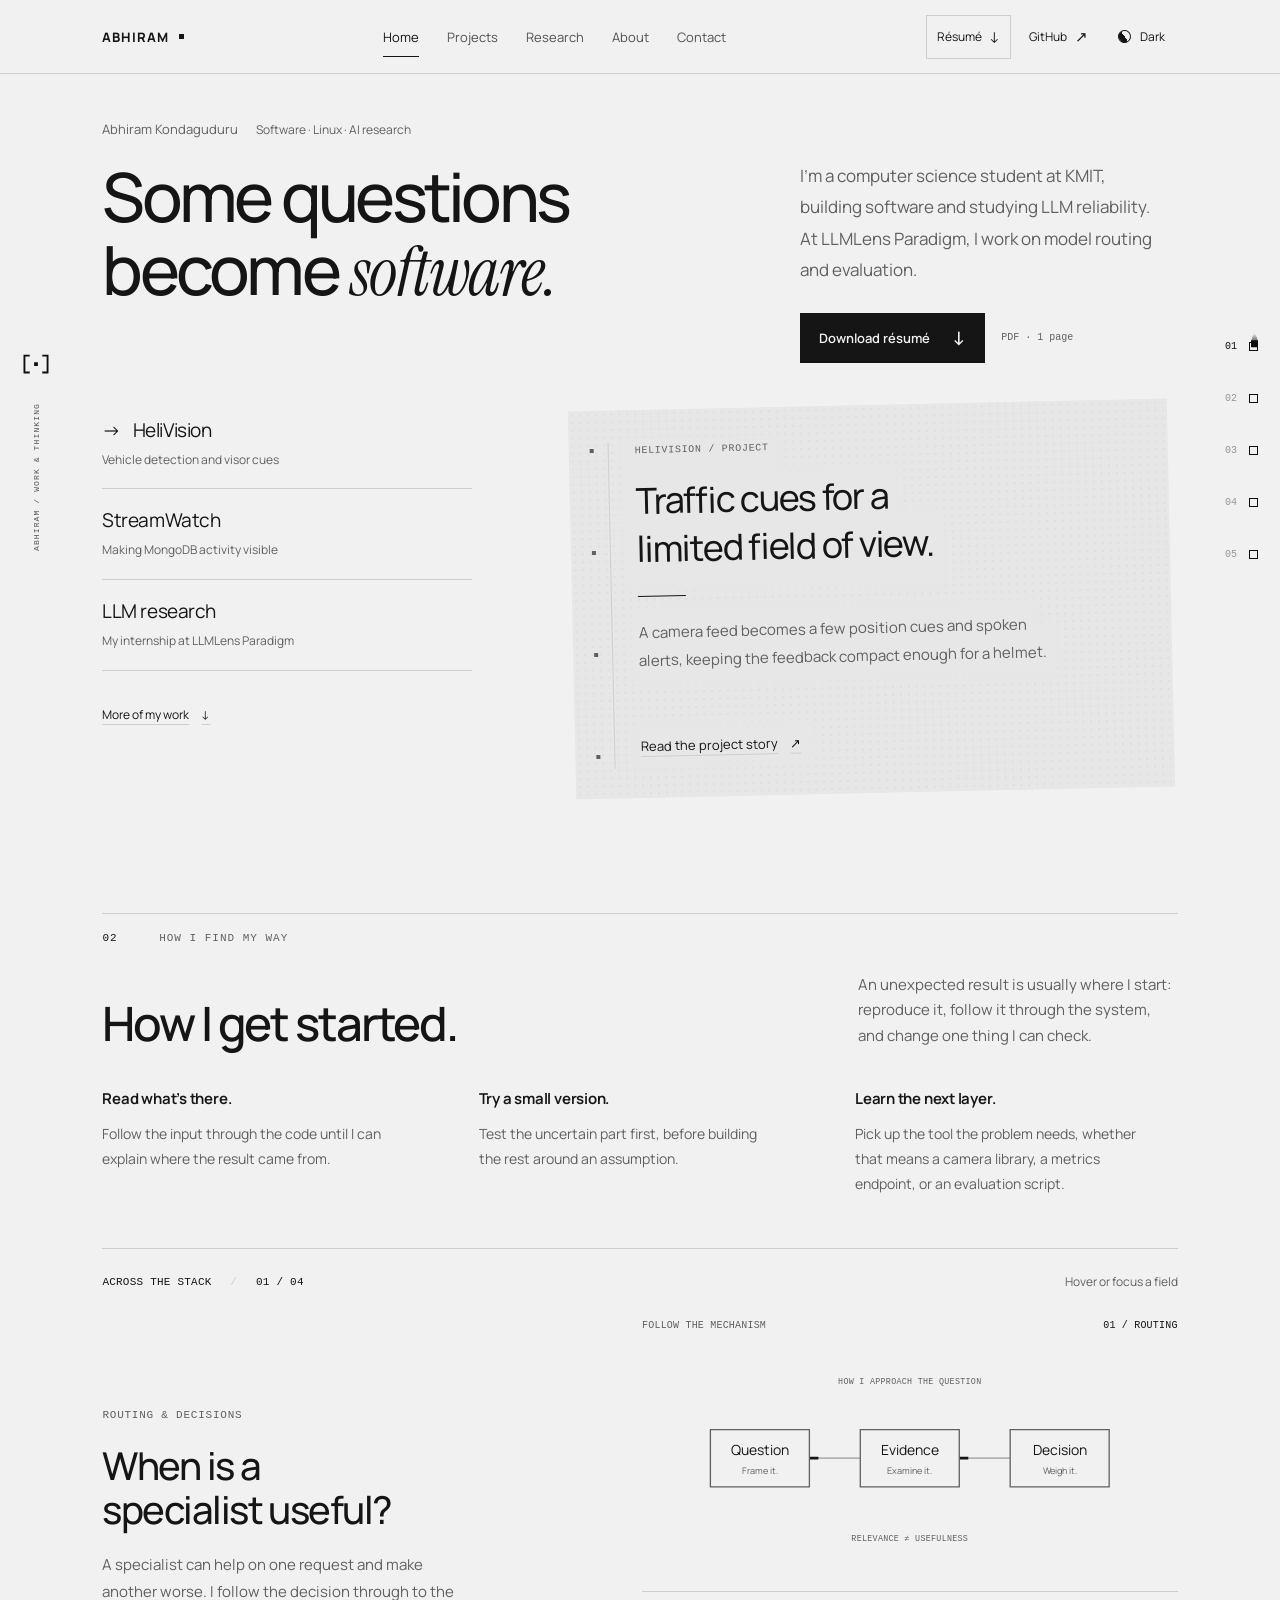
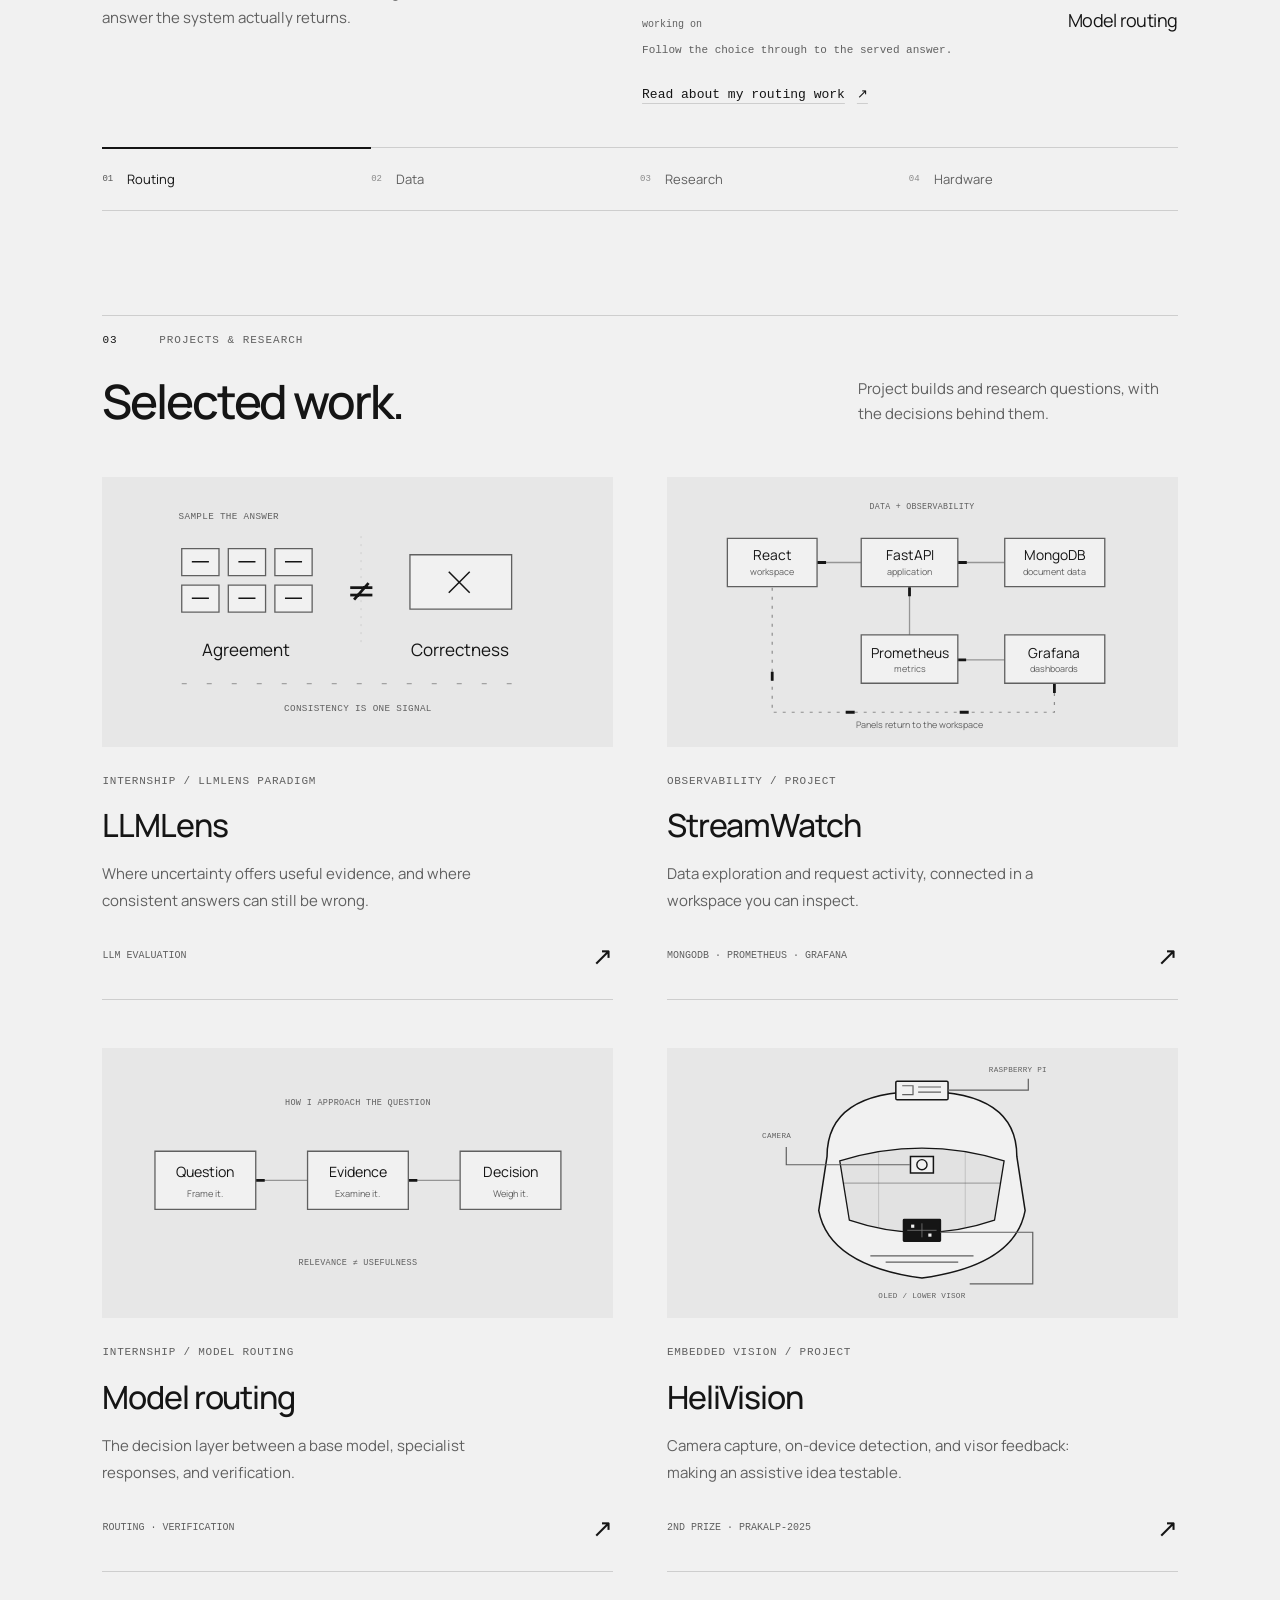
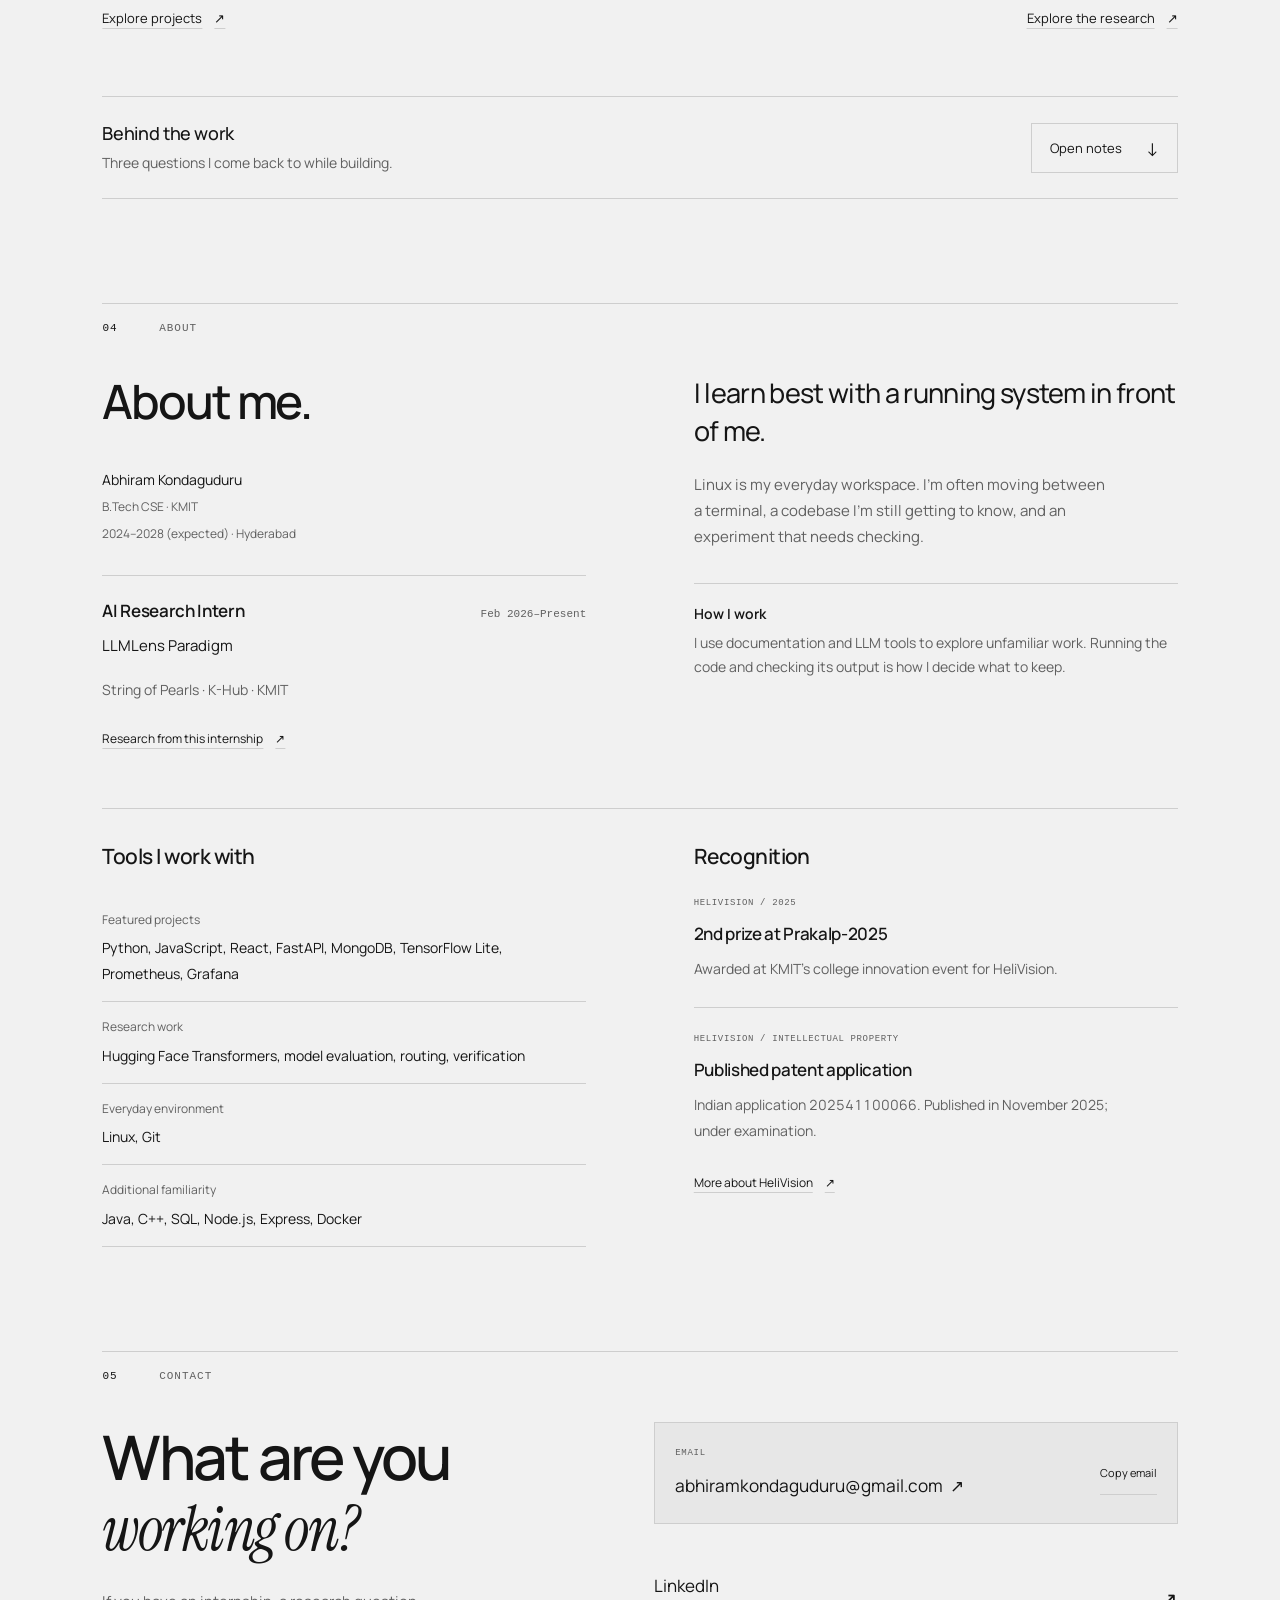
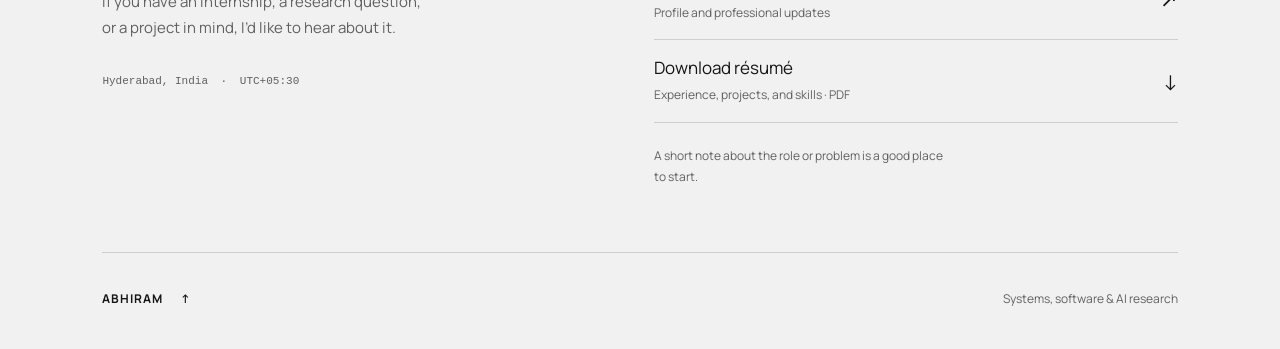
<file: index.html>
<!doctype html>
<html lang="en">
  <head>
    <meta charset="UTF-8">
    <meta name="viewport" content="width=device-width, initial-scale=1, viewport-fit=cover">
    <meta name="description" content="Abhiram Kondaguduru, computer science student and AI research intern at LLMLens Paradigm. Projects in Linux, software systems, and LLM reliability.">
    <meta property="og:title" content="Abhiram Kondaguduru — Software &amp; AI Research">
    <meta property="og:description" content="Abhiram Kondaguduru, computer science student and AI research intern at LLMLens Paradigm. Projects in Linux, software systems, and LLM reliability.">
    <link rel="canonical" href="https://k-abhiram21.github.io/">
    <meta name="author" content="Abhiram Kondaguduru">
    <meta property="og:type" content="website">
    <meta property="og:url" content="https://k-abhiram21.github.io/">
    <meta name="theme-color" content="#f1f1f1">
    <script>
      (() => {
      let theme;
      try { theme = localStorage.getItem('portfolio-theme'); } catch {}
      document.documentElement.dataset.theme = theme === 'dark' || theme === 'light'
      ? theme : matchMedia('(prefers-color-scheme: dark)').matches ? 'dark' : 'light';
      })();
    </script>
    <title>Abhiram Kondaguduru — Software &amp; AI Research</title>
    <link rel="icon" href="./favicon.svg" type="image/svg+xml">
    <link rel="preload" href="./assets/fonts/manrope-variable.ttf" as="font" type="font/ttf" crossorigin>
    <link rel="stylesheet" href="./styles.css?v=20261023.10">
    <script src="./app.js?v=20261023.5" defer></script>
    <script src="./trails.js?v=20261023.1" defer></script>
    <script src="./analytics.js?v=20261024.1" defer></script>
  </head>
  <body data-page="home">
    <a class="skip-link" href="#main">Skip to content</a>
    <header class="site-header" data-adaptive>
      <a class="wordmark" href="./index.html#top" aria-label="Abhiram, home">ABHIRAM<span class="brand-pixel" aria-hidden="true"></span></a>
      <nav aria-label="Main navigation">
        <a class="home-link" data-page-link="home" href="./index.html#top">Home</a><a data-page-link="projects" href="./projects.html">Projects</a><a data-page-link="research" href="./research.html">Research</a><a data-scroll-link href="#about">About</a><a data-scroll-link href="#contact">Contact</a>
      </nav>
      <div class="header-tools">
        <a class="header-resume" href="./assets/documents/abhiram-kondaguduru-resume.pdf" download="Abhiram-Kondaguduru-Resume.pdf" aria-label="Download résumé (PDF)">Résumé <span aria-hidden="true">↓</span></a>
        <a class="profile-link" href="https://github.com/k-abhiram21" target="_blank" rel="noreferrer" aria-label="Abhiram on GitHub">GitHub <span aria-hidden="true">↗</span></a><button class="theme-toggle" type="button" aria-label="Switch to dark mode" aria-pressed="false"><span class="theme-symbol" aria-hidden="true"></span><span class="theme-label">Dark</span></button>
      </div>
    </header>
    <a class="identity-rail" href="./index.html#top" aria-label="Abhiram, home">
      <svg viewBox="0 0 48 48" aria-hidden="true">
        <path d="M4 9h10v3H7v24h7v3H4zm30 0h10v30H34v-3h7V12h-7zM21 21h6v6h-6z" fill="currentColor"/>
      </svg>
      <span aria-hidden="true">ABHIRAM / WORK &amp; THINKING</span></a>
    <aside class="page-index" aria-label="Page sections">
      <a href="#top" aria-label="Intro" data-label="Intro" aria-current="location"><span>01</span></a><a href="#story" aria-label="Approach" data-label="Approach"><span>02</span></a><a href="#work" aria-label="Work" data-label="Work"><span>03</span></a><a href="#about" aria-label="About" data-label="About"><span>04</span></a><a href="#contact" aria-label="Contact" data-label="Contact"><span>05</span></a>
      <svg class="index-trail" aria-hidden="true">
        <defs>
          <linearGradient id="index-tail" gradientUnits="userSpaceOnUse" x1="0" x2="0"><stop offset="0" stop-color="white" stop-opacity=".8"/><stop offset="1" stop-color="white" stop-opacity=".08"/></linearGradient>
        </defs>
        <path fill="url(#index-tail)"/>
      </svg>
      <i class="index-runner" aria-hidden="true"></i>
    </aside>
    <a class="fixed-top" href="#top" aria-label="Back to top" data-adaptive><span aria-hidden="true">↑</span><small aria-hidden="true">TOP</small></a>
    <main id="main">
      <section class="hero section" id="top" aria-labelledby="hero-title">
        <div class="notebook-opening">
          <p class="hero-intro">
            Abhiram Kondaguduru <span>Software · Linux · AI research</span>
          </p>
          <h1 id="hero-title">
            Some questions<br>become <em>software.</em>
          </h1>
          <div class="intro-summary">
            <p class="notebook-introduction">I’m a computer science student at KMIT, building software and studying LLM reliability. At LLMLens Paradigm, I work on model routing and evaluation.</p>
            <div class="intro-actions">
              <a class="button solid pixel-surface" data-pixels="follow" href="./assets/documents/abhiram-kondaguduru-resume.pdf" download="Abhiram-Kondaguduru-Resume.pdf"><canvas aria-hidden="true"></canvas><span data-shield>Download résumé <span aria-hidden="true">↓</span></span></a>
              <span class="resume-format">PDF · 1 page</span>
            </div>
          </div>
        </div>
        <div class="hero-desk">
          <div class="hero-projects" role="group" aria-label="Choose a project note">
            <button type="button" data-hero-project="helivision" aria-pressed="true" aria-controls="hero-note-helivision"><span>HeliVision</span><small>Vehicle detection and visor cues</small></button>
            <button type="button" data-hero-project="streamwatch" aria-pressed="false" aria-controls="hero-note-streamwatch"><span>StreamWatch</span><small>Making MongoDB activity visible</small></button>
            <button type="button" data-hero-project="research" aria-pressed="false" aria-controls="hero-note-research"><span>LLM research</span><small>My internship at LLMLens Paradigm</small></button>
            <a class="hero-all-work text-link" href="#work">More of my work <span aria-hidden="true">↓</span></a>
          </div>
          <div class="hero-note-space">
            <article class="hero-note pixel-surface" id="hero-project-note" aria-label="Featured project note" aria-live="polite" aria-atomic="true" data-pixels="follow" data-pixel-rest="0.035" data-pixel-scroll>
              <canvas aria-hidden="true"></canvas>
              <div class="note-binding" aria-hidden="true">
                <i></i><i></i><i></i><i></i>
              </div>
              <div class="hero-note-copy" id="hero-note-helivision" data-hero-note="helivision" data-shield>
                <p class="eyebrow">HELIVISION / PROJECT</p>
                <h2>Traffic cues for a limited field of view.</h2>
                <div class="note-rule" aria-hidden="true"></div>
                <p class="hero-note-description">A camera feed becomes a few position cues and spoken alerts, keeping the feedback compact enough for a helmet.</p>
                <a class="text-link hero-note-link" href="./helivision.html">Read the project story <span aria-hidden="true">↗</span></a>
              </div>
              <div class="hero-note-copy" id="hero-note-streamwatch" data-hero-note="streamwatch" data-shield hidden>
                <p class="eyebrow">STREAMWATCH / PROJECT</p>
                <h2>MongoDB data and activity in one workspace.</h2>
                <div class="note-rule" aria-hidden="true"></div>
                <p class="hero-note-description">Stored records tell one part of the story. StreamWatch connects MongoDB data exploration with the signals that show how the application is behaving.</p>
                <a class="text-link hero-note-link" href="./streamwatch.html">Read the project story <span aria-hidden="true">↗</span></a>
              </div>
              <div class="hero-note-copy" id="hero-note-research" data-hero-note="research" data-shield hidden>
                <p class="eyebrow">LLMLENS PARADIGM / INTERNSHIP</p>
                <h2>Agreement doesn’t guarantee a correct answer.</h2>
                <div class="note-rule" aria-hidden="true"></div>
                <p class="hero-note-description">My internship began with detection limits. Now I’m working on the next decision: which response to use, and when another check helps.</p>
                <a class="text-link hero-note-link" href="./research.html">Read the research notes <span aria-hidden="true">↗</span></a>
              </div>
            </article>
          </div>
        </div>
      </section>
      <section class="story section" id="story" aria-labelledby="story-title">
        <div class="section-topline">
          <span><b>02</b> HOW I FIND MY WAY</span>
        </div>
        <div class="story-heading-row" data-reveal>
          <h2 id="story-title">
            How I get started.
          </h2>
          <p>
            An unexpected result is usually where I start: reproduce it, follow it through the system, and change one thing I can check.
          </p>
        </div>
        <div class="thinking-grid pixel-surface" data-pixels="follow" data-pixel-strength="0.7" data-reveal>
          <canvas aria-hidden="true"></canvas>
          <div>
            <h3>
              Read what’s there.
            </h3>
            <p>
              Follow the input through the code until I can explain where the result came from.
            </p>
          </div>
          <div>
            <h3>
              Try a small version.
            </h3>
            <p>
              Test the uncertain part first, before building the rest around an assumption.
            </p>
          </div>
          <div>
            <h3>
              Learn the next layer.
            </h3>
            <p>
              Pick up the tool the problem needs, whether that means a camera library, a metrics endpoint, or an evaluation script.
            </p>
          </div>
        </div>
        <div class="story-machine pixel-surface" data-reveal data-pixels="follow">
          <canvas aria-hidden="true"></canvas>
          <div class="story-top" data-shield>
            <span>ACROSS THE STACK <span class="story-divider">/</span> <span id="story-counter">01 / 04</span></span><span class="story-instruction"><span class="hover-instruction">Hover or focus a field</span><span class="touch-instruction">Tap a field to explore</span></span>
          </div>
          <div class="story-content">
            <div class="story-copy" aria-live="polite" aria-atomic="true" data-shield>
              <p class="eyebrow" id="story-eyebrow">
                ROUTING &amp; DECISIONS
              </p>
              <h3 id="story-heading">
                When is a<br>specialist useful?
              </h3>
              <p id="story-description">
                A specialist can help on one request and make another worse. I follow the decision through to the answer the system actually returns.
              </p>
            </div>
            <div class="investigation-visual" data-pixel-art>
              <div class="trace-caption">
                <span>FOLLOW THE MECHANISM</span><span id="trace-status">01 / ROUTING</span>
              </div>
              <div class="signal-diagram" data-step="0">
                <div class="story-scene scene-notice">
                  <svg class="motion-diagram route-map" data-motion data-pixel-art viewBox="0 0 620 350" role="img" aria-label="A conceptual view of my approach: frame a question, examine the evidence, and make a reasoned decision.">
                    <text class="fig-label" x="310" y="65" text-anchor="middle">HOW I APPROACH THE QUESTION</text>
                    <path class="flow-line" d="M166 171h73M381 171h73"/>
                    <path class="flow-packet" d="M166 171h73M381 171h73"/>
                    <rect class="flow-node" x="24" y="130" width="142" height="82"/>
                    <text class="fig-name" x="95" y="166">Question</text><text class="fig-small" x="95" y="194">Frame it.</text>
                    <rect class="flow-node" x="239" y="130" width="142" height="82"/>
                    <text class="fig-name" x="310" y="166">Evidence</text><text class="fig-small" x="310" y="194">Examine it.</text>
                    <rect class="flow-node" x="454" y="130" width="142" height="82"/>
                    <text class="fig-name" x="525" y="166">Decision</text><text class="fig-small" x="525" y="194">Weigh it.</text>
                    <text class="fig-label" x="310" y="290" text-anchor="middle">RELEVANCE ≠ USEFULNESS</text>
                  </svg>
                </div>
                <div class="story-scene scene-prototype">
                  <svg class="motion-diagram stream-map" data-motion data-pixel-art viewBox="0 0 620 360" role="img" aria-label="StreamWatch connects the React workspace to FastAPI and MongoDB, with a separate monitoring path through Prometheus and Grafana">
                    <path class="flow-line" d="M158 108h64M362 108h68M292 144v69M361 249h69"/>
                    <path class="flow-packet" d="M158 108h64M362 108h68M292 144v69M361 249h69"/>
                    <rect class="flow-node" x="28" y="73" width="130" height="70"/><text class="fig-name" x="93" y="105">React</text><text class="fig-small" x="93" y="126">workspace</text>
                    <rect class="flow-node" x="222" y="73" width="140" height="70"/><text class="fig-name" x="292" y="105">FastAPI</text><text class="fig-small" x="292" y="126">application</text>
                    <rect class="flow-node" x="430" y="73" width="145" height="70"/><text class="fig-name" x="502" y="105">MongoDB</text><text class="fig-small" x="502" y="126">document data</text>
                    <rect class="flow-node" x="222" y="213" width="140" height="70"/><text class="fig-name" x="292" y="247">Prometheus</text><text class="fig-small" x="292" y="267">metrics</text>
                    <rect class="flow-node" x="430" y="213" width="145" height="70"/><text class="fig-name" x="502" y="247">Grafana</text><text class="fig-small" x="502" y="267">dashboards</text>
                    <path class="return-path" d="M502 284v41H93V144"/><path class="flow-packet return-packet" d="M502 284v41H93V144"/>
                    <text class="fig-label" x="310" y="31" text-anchor="middle">DATA + OBSERVABILITY</text><text class="fig-small" x="306" y="348">Panels return to the workspace</text>
                  </svg>
                </div>
                <div class="story-scene scene-storage">
                  <svg class="motion-diagram lens-art" data-motion data-pixel-art viewBox="0 0 540 320" role="img" aria-label="Repeated model answers may agree while the answer is incorrect">
                    <text class="fig-label" x="39" y="40">SAMPLE THE ANSWER</text>
                    <g class="sample-answers">
                      <rect x="43" y="78" width="48" height="35"/><rect x="103" y="78" width="48" height="35"/><rect x="163" y="78" width="48" height="35"/><rect x="43" y="125" width="48" height="35"/><rect x="103" y="125" width="48" height="35"/><rect x="163" y="125" width="48" height="35"/><path d="M56 95h22m38 0h22m38 0h22M56 142h22m38 0h22m38 0h22"/>
                    </g>
                    <path class="comparison-axis" d="M274 62v137"/><text class="inequality" x="274" y="153">≠</text>
                    <rect class="truth-box" x="337" y="86" width="131" height="70"/><path class="truth-cross" d="M387 108l27 27m0-27-27 27"/>
                    <text class="fig-concept" x="126" y="217">Agreement</text><text class="fig-concept" x="402" y="217">Correctness</text>
                    <path class="signal-sweep" d="M43 252h425"/><text class="fig-label" x="270" y="287" text-anchor="middle">CONSISTENCY IS ONE SIGNAL</text>
                  </svg>
                </div>
                <div class="story-scene scene-test">
                  <svg class="motion-diagram helmet-front" data-motion data-pixel-art viewBox="0 0 600 390" role="img" aria-label="Front helmet view, with the OLED at the lower centre of the visor, a camera above it, and the Raspberry Pi on top">
                    <defs>
                      <clipPath id="visor-home-helmet"><path d="M171 160Q300 120 429 160L414 253Q300 292 186 253Z"/></clipPath>
                    </defs>
                    <path class="device-shell" d="M151 153C151 74 219 51 300 51S449 74 449 153L462 238Q446 324 300 344Q154 324 138 238Z"/>
                    <path class="visor-glass" d="M171 160Q300 120 429 160L414 253Q300 292 186 253Z"/>
                    <g clip-path="url(#visor-home-helmet)">
                      <path class="visor-scan" d="M164 195H435"/><path class="visor-guide" d="M232 143v122M368 143v122"/>
                    </g>
                    <rect class="pi-board" x="259" y="35" width="82" height="29" rx="2"/><path class="board-detail" d="M269 42h17v14h-17m25-12h36m-36 8h36"/>
                    <rect class="camera-module" x="282" y="153" width="36" height="26"/><circle class="camera-lens" cx="300" cy="166" r="8"/>
                    <g class="oled-module">
                      <rect x="271" y="252" width="58" height="34" rx="1"/><path d="M300 258v22M277 269h46"/><rect class="oled-cue cue-one" x="283" y="260" width="5" height="5"/><rect class="oled-cue cue-two" x="310" y="274" width="5" height="5"/>
                    </g>
                    <path class="diagram-leader" d="M281 166H87v-28M329 272h145v81h-99M341 49h126v-18"/>
                    <text class="fig-label" x="49" y="124">CAMERA</text><text class="fig-label" x="300" y="376" text-anchor="middle">OLED / LOWER VISOR</text><text class="fig-label" x="405" y="21">RASPBERRY PI</text>
                    <path class="helmet-chin" d="M219 309h162M243 319h114"/>
                  </svg>
                </div>
              </div>
              <div class="trace-readout">
                <div>
                  <span class="readout-key" id="trace-command">working on</span><span id="trace-result">Model routing</span>
                </div>
                <div class="trace-detail" id="trace-detail">
                  Follow the choice through to the served answer.
                </div>
                <a class="text-link" id="story-link" href="./research.html#routing">Read about my routing work <span aria-hidden="true">↗</span></a>
              </div>
            </div>
          </div>
          <div class="story-controls" data-shield style="--step:0">
            <div class="story-steps" role="group" aria-label="Explore how I adapt across fields">
              <button type="button" data-step="0" aria-pressed="true"><span>01</span> Routing</button><button type="button" data-step="1" aria-pressed="false"><span>02</span> Data</button><button type="button" data-step="2" aria-pressed="false"><span>03</span> Research</button><button type="button" data-step="3" aria-pressed="false"><span>04</span> Hardware</button>
            </div>
          </div>
        </div>
      </section>
      <section class="work section" id="work" aria-labelledby="work-title">
        <div class="section-topline">
          <span><b>03</b> PROJECTS & RESEARCH</span>
        </div>
        <div class="work-heading-row" data-reveal>
          <h2 id="work-title">
            Selected work.
          </h2>
          <p>
            Project builds and research questions, with the decisions behind them.
          </p>
        </div>
        <div class="work-grid" data-reveal>
          <a class="work-tile pixel-surface" data-pixels="follow" data-pixel-scroll href="./research.html#detection"><canvas aria-hidden="true"></canvas>
            <div class="tile-visual" aria-hidden="true">
              <svg class="motion-diagram lens-art" data-motion data-pixel-art viewBox="0 0 540 320" role="img" aria-label="Repeated model answers may agree while the answer is incorrect">
                <text class="fig-label" x="39" y="40">SAMPLE THE ANSWER</text>
                <g class="sample-answers">
                  <rect x="43" y="78" width="48" height="35"/><rect x="103" y="78" width="48" height="35"/><rect x="163" y="78" width="48" height="35"/><rect x="43" y="125" width="48" height="35"/><rect x="103" y="125" width="48" height="35"/><rect x="163" y="125" width="48" height="35"/><path d="M56 95h22m38 0h22m38 0h22M56 142h22m38 0h22m38 0h22"/>
                </g>
                <path class="comparison-axis" d="M274 62v137"/><text class="inequality" x="274" y="153">≠</text>
                <rect class="truth-box" x="337" y="86" width="131" height="70"/><path class="truth-cross" d="M387 108l27 27m0-27-27 27"/>
                <text class="fig-concept" x="126" y="217">Agreement</text><text class="fig-concept" x="402" y="217">Correctness</text>
                <path class="signal-sweep" d="M43 252h425"/><text class="fig-label" x="270" y="287" text-anchor="middle">CONSISTENCY IS ONE SIGNAL</text>
              </svg>
            </div>
            <div class="tile-copy" data-shield>
              <p class="eyebrow">
                INTERNSHIP / LLMLENS PARADIGM
              </p>
              <h3>
                LLMLens
              </h3>
              <p>
                Where uncertainty offers useful evidence, and where consistent answers can still be wrong.
              </p>
              <div class="tile-meta">
                <span>LLM EVALUATION</span><span class="tile-arrow" aria-hidden="true">↗</span>
              </div>
            </div>
          </a>
          <a class="work-tile pixel-surface" data-pixels="follow" data-pixel-scroll href="./streamwatch.html"><canvas aria-hidden="true"></canvas>
            <div class="tile-visual" aria-hidden="true">
              <svg class="motion-diagram stream-map" data-motion data-pixel-art viewBox="0 0 620 360" role="img" aria-label="StreamWatch connects the React workspace to FastAPI and MongoDB, with a separate monitoring path through Prometheus and Grafana">
                <path class="flow-line" d="M158 108h64M362 108h68M292 144v69M361 249h69"/>
                <path class="flow-packet" d="M158 108h64M362 108h68M292 144v69M361 249h69"/>
                <rect class="flow-node" x="28" y="73" width="130" height="70"/><text class="fig-name" x="93" y="105">React</text><text class="fig-small" x="93" y="126">workspace</text>
                <rect class="flow-node" x="222" y="73" width="140" height="70"/><text class="fig-name" x="292" y="105">FastAPI</text><text class="fig-small" x="292" y="126">application</text>
                <rect class="flow-node" x="430" y="73" width="145" height="70"/><text class="fig-name" x="502" y="105">MongoDB</text><text class="fig-small" x="502" y="126">document data</text>
                <rect class="flow-node" x="222" y="213" width="140" height="70"/><text class="fig-name" x="292" y="247">Prometheus</text><text class="fig-small" x="292" y="267">metrics</text>
                <rect class="flow-node" x="430" y="213" width="145" height="70"/><text class="fig-name" x="502" y="247">Grafana</text><text class="fig-small" x="502" y="267">dashboards</text>
                <path class="return-path" d="M502 284v41H93V144"/><path class="flow-packet return-packet" d="M502 284v41H93V144"/>
                <text class="fig-label" x="310" y="31" text-anchor="middle">DATA + OBSERVABILITY</text><text class="fig-small" x="306" y="348">Panels return to the workspace</text>
              </svg>
            </div>
            <div class="tile-copy" data-shield>
              <p class="eyebrow">
                OBSERVABILITY / PROJECT
              </p>
              <h3>
                StreamWatch
              </h3>
              <p>
                Data exploration and request activity, connected in a workspace you can inspect.
              </p>
              <div class="tile-meta">
                <span>MONGODB · PROMETHEUS · GRAFANA</span><span class="tile-arrow" aria-hidden="true">↗</span>
              </div>
            </div>
          </a>
          <a class="work-tile pixel-surface" data-pixels="follow" data-pixel-scroll href="./research.html#routing"><canvas aria-hidden="true"></canvas>
            <div class="tile-visual" aria-hidden="true">
              <svg class="motion-diagram route-map" data-motion data-pixel-art viewBox="0 0 620 350" role="img" aria-label="A conceptual view of my approach: frame a question, examine the evidence, and make a reasoned decision.">
                <text class="fig-label" x="310" y="65" text-anchor="middle">HOW I APPROACH THE QUESTION</text>
                <path class="flow-line" d="M166 171h73M381 171h73"/>
                <path class="flow-packet" d="M166 171h73M381 171h73"/>
                <rect class="flow-node" x="24" y="130" width="142" height="82"/>
                <text class="fig-name" x="95" y="166">Question</text><text class="fig-small" x="95" y="194">Frame it.</text>
                <rect class="flow-node" x="239" y="130" width="142" height="82"/>
                <text class="fig-name" x="310" y="166">Evidence</text><text class="fig-small" x="310" y="194">Examine it.</text>
                <rect class="flow-node" x="454" y="130" width="142" height="82"/>
                <text class="fig-name" x="525" y="166">Decision</text><text class="fig-small" x="525" y="194">Weigh it.</text>
                <text class="fig-label" x="310" y="290" text-anchor="middle">RELEVANCE ≠ USEFULNESS</text>
              </svg>
            </div>
            <div class="tile-copy" data-shield>
              <p class="eyebrow">
                INTERNSHIP / MODEL ROUTING
              </p>
              <h3>
                Model routing
              </h3>
              <p>
                The decision layer between a base model, specialist responses, and verification.
              </p>
              <div class="tile-meta">
                <span>ROUTING · VERIFICATION</span><span class="tile-arrow" aria-hidden="true">↗</span>
              </div>
            </div>
          </a>
          <a class="work-tile pixel-surface" data-pixels="follow" data-pixel-scroll href="./helivision.html"><canvas aria-hidden="true"></canvas>
            <div class="tile-visual" aria-hidden="true">
              <svg class="motion-diagram helmet-front" data-motion data-pixel-art viewBox="0 0 600 390" role="img" aria-label="Front helmet view, with the OLED at the lower centre of the visor, a camera above it, and the Raspberry Pi on top">
                <defs>
                  <clipPath id="visor-tile-helmet"><path d="M171 160Q300 120 429 160L414 253Q300 292 186 253Z"/></clipPath>
                </defs>
                <path class="device-shell" d="M151 153C151 74 219 51 300 51S449 74 449 153L462 238Q446 324 300 344Q154 324 138 238Z"/>
                <path class="visor-glass" d="M171 160Q300 120 429 160L414 253Q300 292 186 253Z"/>
                <g clip-path="url(#visor-tile-helmet)">
                  <path class="visor-scan" d="M164 195H435"/><path class="visor-guide" d="M232 143v122M368 143v122"/>
                </g>
                <rect class="pi-board" x="259" y="35" width="82" height="29" rx="2"/><path class="board-detail" d="M269 42h17v14h-17m25-12h36m-36 8h36"/>
                <rect class="camera-module" x="282" y="153" width="36" height="26"/><circle class="camera-lens" cx="300" cy="166" r="8"/>
                <g class="oled-module">
                  <rect x="271" y="252" width="58" height="34" rx="1"/><path d="M300 258v22M277 269h46"/><rect class="oled-cue cue-one" x="283" y="260" width="5" height="5"/><rect class="oled-cue cue-two" x="310" y="274" width="5" height="5"/>
                </g>
                <path class="diagram-leader" d="M281 166H87v-28M329 272h145v81h-99M341 49h126v-18"/>
                <text class="fig-label" x="49" y="124">CAMERA</text><text class="fig-label" x="300" y="376" text-anchor="middle">OLED / LOWER VISOR</text><text class="fig-label" x="405" y="21">RASPBERRY PI</text>
                <path class="helmet-chin" d="M219 309h162M243 319h114"/>
              </svg>
            </div>
            <div class="tile-copy" data-shield>
              <p class="eyebrow">
                EMBEDDED VISION / PROJECT
              </p>
              <h3>
                HeliVision
              </h3>
              <p>
                Camera capture, on-device detection, and visor feedback: making an assistive idea testable.
              </p>
              <div class="tile-meta">
                <span>2ND PRIZE · PRAKALP-2025</span><span class="tile-arrow" aria-hidden="true">↗</span>
              </div>
            </div>
          </a>
        </div>
        <div class="collection-links">
          <a class="text-link" href="./projects.html">Explore projects <span aria-hidden="true">↗</span></a><a class="text-link" href="./research.html">Explore the research <span aria-hidden="true">↗</span></a>
        </div>
        <details class="notebook" id="notebook" data-reveal>
          <summary>
            <span class="notebook-label">Behind the work<small>Three questions I come back to while building.</small></span><span class="notebook-action pixel-surface" data-pixels="clockwise"><canvas aria-hidden="true"></canvas><span data-shield><span class="when-closed">Open notes</span><span class="when-open">Close notes</span><i aria-hidden="true">↓</i></span></span>
          </summary>
          <div class="notebook-body">
            <div>
              <h3>
                Why the obvious choice can fail.
              </h3>
              <p>
                A higher score or a more specialised component is only useful if it improves the result of the task. I try to make that comparison explicit before adding complexity.
              </p>
              <a class="text-link" href="./research.html#routing-policy">How I frame the question <span aria-hidden="true">↗</span></a>
            </div>
            <div>
              <h3>
                What I look for in a failure.
              </h3>
              <p>
                The first useful question is often whether the code did what I intended. Once that is clear, I can decide whether to fix the implementation or revisit the idea.
              </p>
              <a class="text-link" href="./research.html#routing-verifier">Lessons from debugging <span aria-hidden="true">↗</span></a>
            </div>
            <div>
              <h3>
                Checking the experiment itself.
              </h3>
              <p>
                A result depends on the machinery that measures it. I check the inputs, the comparison, and the scoring code before treating a number as evidence.
              </p>
              <a class="text-link" href="./research.html#routing-benchmark">My evaluation work <span aria-hidden="true">↗</span></a>
            </div>
          </div>
        </details>
      </section>
      <section class="about section" id="about" aria-labelledby="about-title">
        <div class="section-topline">
          <span><b>04</b> ABOUT</span>
        </div>
        <div class="about-grid pixel-surface" data-pixels="follow" data-pixel-strength="0.65" data-reveal>
          <canvas aria-hidden="true"></canvas>
          <div>
            <h2 id="about-title">
              About me.
            </h2>
            <p class="about-signature">
              Abhiram Kondaguduru<br><span>B.Tech CSE · KMIT<br>2024–2028 (expected) · Hyderabad</span>
            </p>
            <article class="experience-entry" aria-labelledby="internship-role">
              <div class="experience-heading">
                <h3 id="internship-role">AI Research Intern</h3>
                <p class="experience-date"><time datetime="2026-02">Feb 2026</time>–Present</p>
              </div>
              <p class="experience-company">LLMLens Paradigm</p>
              <p class="experience-affiliation">String of Pearls · K-Hub · KMIT</p>
              <a class="text-link" href="./research.html">Research from this internship <span aria-hidden="true">↗</span></a>
            </article>
          </div>
          <div class="about-copy">
            <p class="about-lead">
              I learn best with a running system in front of me.
            </p>
            <p>
              Linux is my everyday workspace. I’m often moving between a terminal, a codebase I’m still getting to know, and an experiment that needs checking.
            </p>
            <div class="context-row">
              <h3>
                How I work
              </h3>
              <p>
                I use documentation and LLM tools to explore unfamiliar work. Running the code and checking its output is how I decide what to keep.
              </p>
            </div>

          </div>
        </div>
        <div class="profile-details" data-reveal>
          <div class="skills-overview" aria-labelledby="skills-title">
            <h3 id="skills-title">Tools I work with</h3>
            <dl class="skills-list">
              <div><dt>Featured projects</dt><dd>Python, JavaScript, React, FastAPI, MongoDB, TensorFlow Lite, Prometheus, Grafana</dd></div>
              <div><dt>Research work</dt><dd>Hugging Face Transformers, model evaluation, routing, verification</dd></div>
              <div><dt>Everyday environment</dt><dd>Linux, Git</dd></div>
              <div><dt>Additional familiarity</dt><dd>Java, C++, SQL, Node.js, Express, Docker</dd></div>
            </dl>
          </div>
          <div class="recognition-overview" aria-labelledby="recognition-title">
            <h3 id="recognition-title">Recognition</h3>
            <article class="recognition-entry">
              <p class="eyebrow">HELIVISION / 2025</p>
              <h4>2nd prize at Prakalp-2025</h4>
              <p>Awarded at KMIT’s college innovation event for HeliVision.</p>
            </article>
            <article class="recognition-entry">
              <p class="eyebrow">HELIVISION / INTELLECTUAL PROPERTY</p>
              <h4>Published patent application</h4>
              <p>Indian application <span class="patent-number">202541100066</span>. Published in November 2025; under examination.</p>
            </article>
            <a class="text-link" href="./helivision.html#recognition">More about HeliVision <span aria-hidden="true">↗</span></a>
          </div>
        </div>
      </section>
      <section class="contact section" id="contact" aria-labelledby="contact-title">
        <div class="section-topline">
          <span><b>05</b> CONTACT</span>
        </div>
        <div class="contact-grid" data-reveal>
          <div class="contact-introduction">
            <h2 id="contact-title">What are you<br><em>working on?</em></h2>
            <p class="contact-invitation">If you have an internship, a research question, or a project in mind, I’d like to hear about it.</p>
            <p class="contact-location">Hyderabad, India <span aria-hidden="true">·</span> UTC+05:30</p>
          </div>
          <div class="contact-options">
            <div class="contact-email-row pixel-surface" data-pixels="follow" data-pixel-rest="0.02">
              <canvas aria-hidden="true"></canvas>
              <div data-shield>
                <p class="contact-channel">EMAIL</p>
                <a class="contact-email" href="mailto:abhiramkondaguduru@gmail.com">abhiramkondaguduru<wbr>@gmail.com <span aria-hidden="true">↗</span></a>
              </div>
              <button class="copy-email" type="button" data-copy-email aria-label="Copy email address">Copy email</button>
            </div>
            <p class="copy-feedback" role="status" aria-live="polite"></p>
            <a class="contact-option" href="https://www.linkedin.com/in/abhiram-kondaguduru" target="_blank" rel="noreferrer"><span>LinkedIn<small>Profile and professional updates</small></span><span aria-hidden="true">↗</span></a>
            <a class="contact-option" href="./assets/documents/abhiram-kondaguduru-resume.pdf" download="Abhiram-Kondaguduru-Resume.pdf"><span>Download résumé<small>Experience, projects, and skills · PDF</small></span><span aria-hidden="true">↓</span></a>
            <p class="contact-note">A short note about the role or problem is a good place to start.</p>
          </div>
        </div>
        <footer class="site-footer">
          <a href="./index.html#top">ABHIRAM <span aria-hidden="true">↑</span></a><span>Systems, software &amp; AI research</span>
        </footer>
      </section>
    </main>
  </body>
</html>
</file>
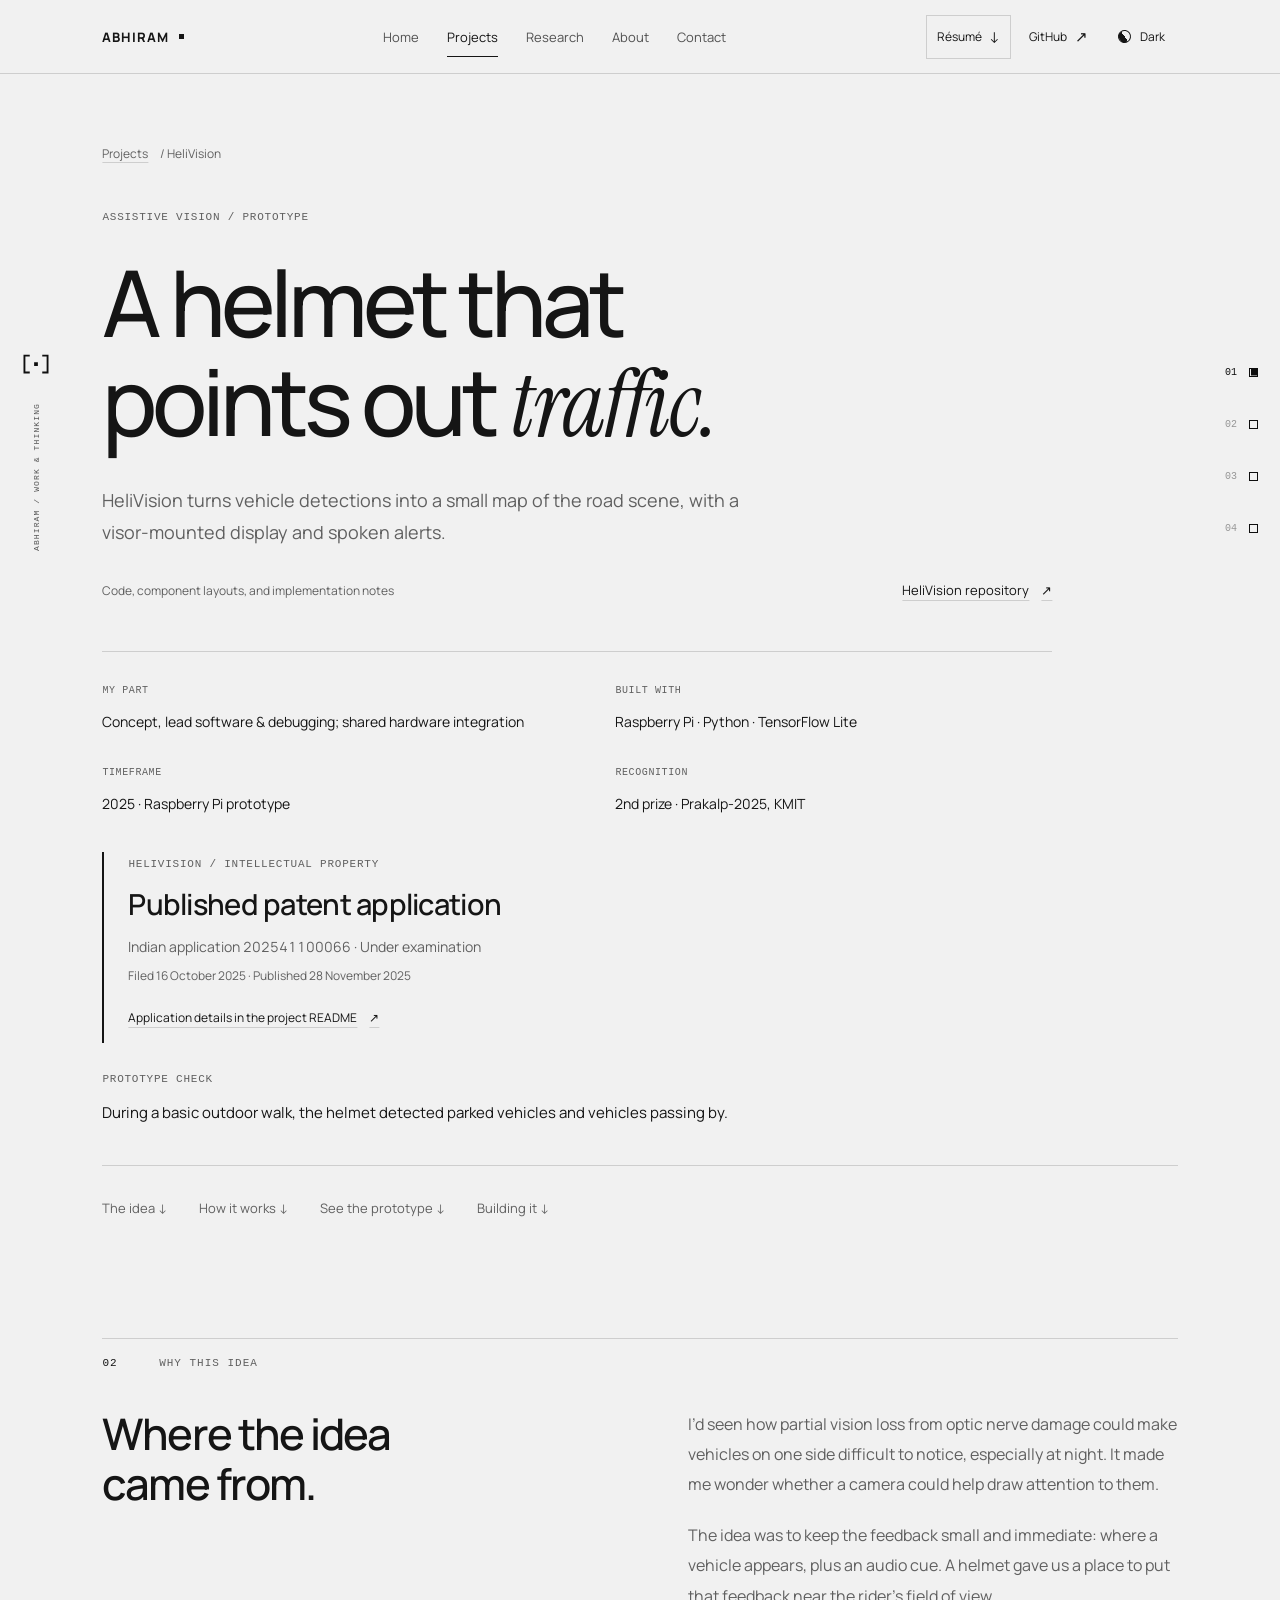
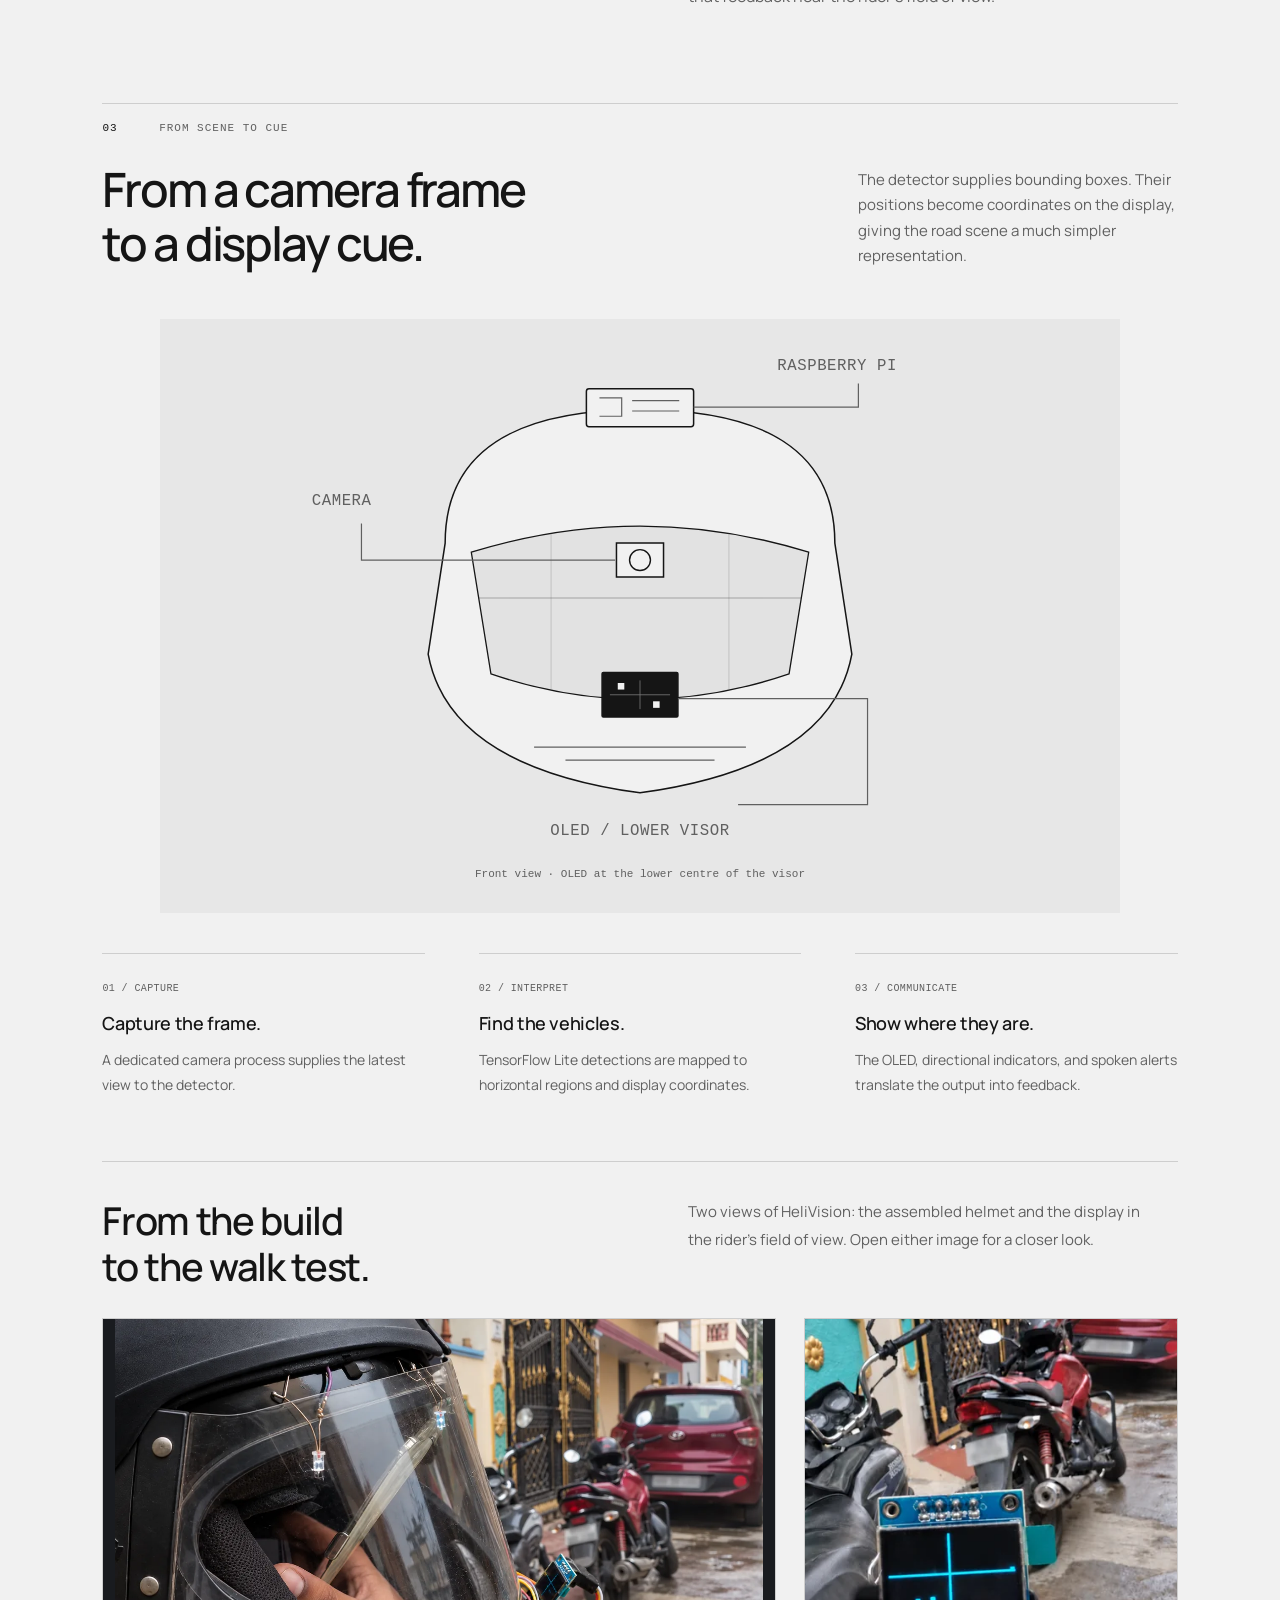
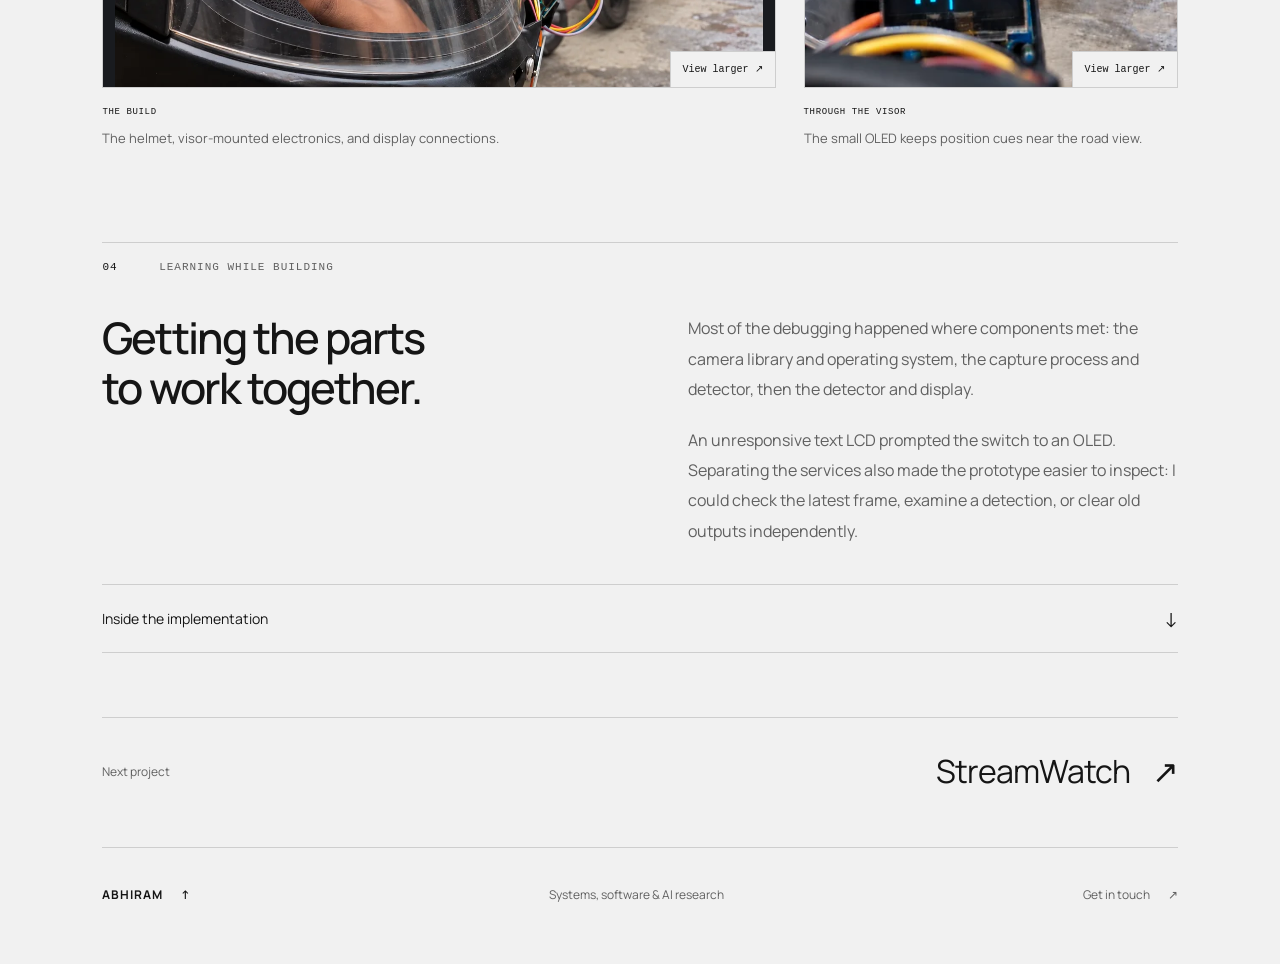
<file: helivision.html>
<!doctype html>
<html lang="en">
  <head>
    <meta charset="UTF-8">
    <meta name="viewport" content="width=device-width, initial-scale=1, viewport-fit=cover">
    <meta name="description" content="The idea and engineering behind HeliVision: camera detections translated into visual and spoken cues on a Raspberry Pi helmet prototype.">
    <meta property="og:title" content="HeliVision — Abhiram Kondaguduru">
    <meta property="og:description" content="The idea and engineering behind HeliVision: camera detections translated into visual and spoken cues on a Raspberry Pi helmet prototype.">
    <link rel="canonical" href="https://k-abhiram21.github.io/helivision.html">
    <meta name="author" content="Abhiram Kondaguduru">
    <meta property="og:type" content="website">
    <meta property="og:url" content="https://k-abhiram21.github.io/helivision.html">
    <meta name="theme-color" content="#f1f1f1">
    <script>
      (() => {
      let theme;
      try { theme = localStorage.getItem('portfolio-theme'); } catch {}
      document.documentElement.dataset.theme = theme === 'dark' || theme === 'light'
      ? theme : matchMedia('(prefers-color-scheme: dark)').matches ? 'dark' : 'light';
      })();
    </script>
    <title>HeliVision — Abhiram Kondaguduru</title>
    <link rel="icon" href="./favicon.svg" type="image/svg+xml">
    <link rel="preload" href="./assets/fonts/manrope-variable.ttf" as="font" type="font/ttf" crossorigin>
    <link rel="stylesheet" href="./styles.css?v=20261023.10">
    <script src="./app.js?v=20261023.5" defer></script>
    <script src="./trails.js?v=20261023.1" defer></script>
    <script src="./analytics.js?v=20261024.1" defer></script>
    <script src="./evidence.js?v=20261023.1" defer></script>
  </head>
  <body data-page="projects">
    <a class="skip-link" href="#main">Skip to content</a>
    <header class="site-header" data-adaptive>
      <a class="wordmark" href="./index.html#top" aria-label="Abhiram, home">ABHIRAM<span class="brand-pixel" aria-hidden="true"></span></a>
      <nav aria-label="Main navigation">
        <a class="home-link" data-page-link="home" href="./index.html#top">Home</a><a data-page-link="projects" href="./projects.html">Projects</a><a data-page-link="research" href="./research.html">Research</a><a data-scroll-link href="./index.html#about">About</a><a data-scroll-link href="./index.html#contact">Contact</a>
      </nav>
      <div class="header-tools">
        <a class="header-resume" href="./assets/documents/abhiram-kondaguduru-resume.pdf" download="Abhiram-Kondaguduru-Resume.pdf" aria-label="Download résumé (PDF)">Résumé <span aria-hidden="true">↓</span></a>
        <a class="profile-link" href="https://github.com/k-abhiram21" target="_blank" rel="noreferrer" aria-label="Abhiram on GitHub">GitHub <span aria-hidden="true">↗</span></a><button class="theme-toggle" type="button" aria-label="Switch to dark mode" aria-pressed="false"><span class="theme-symbol" aria-hidden="true"></span><span class="theme-label">Dark</span></button>
      </div>
    </header>
    <a class="identity-rail" href="./index.html#top" aria-label="Abhiram, home">
      <svg viewBox="0 0 48 48" aria-hidden="true">
        <path d="M4 9h10v3H7v24h7v3H4zm30 0h10v30H34v-3h7V12h-7zM21 21h6v6h-6z" fill="currentColor"/>
      </svg>
      <span aria-hidden="true">ABHIRAM / WORK &amp; THINKING</span></a>
    <aside class="page-index" aria-label="Page sections">
      <a href="#top" aria-label="Overview" data-label="Overview" aria-current="location"><span>01</span></a><a href="#origin" aria-label="Origin" data-label="Origin"><span>02</span></a><a href="#mechanism" aria-label="Mechanism" data-label="Mechanism"><span>03</span></a><a href="#building" aria-label="Building" data-label="Building"><span>04</span></a>
      <svg class="index-trail" aria-hidden="true">
        <defs>
          <linearGradient id="index-tail" gradientUnits="userSpaceOnUse" x1="0" x2="0"><stop offset="0" stop-color="white" stop-opacity=".8"/><stop offset="1" stop-color="white" stop-opacity=".08"/></linearGradient>
        </defs>
        <path fill="url(#index-tail)"/>
      </svg>
      <i class="index-runner" aria-hidden="true"></i>
    </aside>
    <a class="fixed-top" href="#top" aria-label="Back to top" data-adaptive><span aria-hidden="true">↑</span><small aria-hidden="true">TOP</small></a>
    <main id="main">
      <section class="section page-intro case-intro" id="top">
        <p class="breadcrumb">
          <a href="./projects.html">Projects</a><span>/ HeliVision</span>
        </p>
        <p class="eyebrow">
          ASSISTIVE VISION / PROTOTYPE
        </p>
        <h1>
          A helmet that<br>points out <em>traffic.</em>
        </h1>
        <p class="page-description">
          HeliVision turns vehicle detections into a small map of the road scene, with a visor-mounted display and spoken alerts.
        </p>
        <div class="source-row">
          <span>Code, component layouts, and implementation notes</span><a class="text-link" href="https://github.com/k-abhiram21/helivision" target="_blank" rel="noreferrer">HeliVision repository <span aria-hidden="true">↗</span></a>
        </div>
        <div class="case-facts">
          <div>
            <span>My part</span>
            <p>
              Concept, lead software &amp; debugging; shared hardware integration
            </p>
          </div>
          <div>
            <span>Built with</span>
            <p>
              Raspberry Pi · Python · TensorFlow Lite
            </p>
          </div>
          <div>
            <span>Timeframe</span>
            <p><time datetime="2025">2025</time> · Raspberry Pi prototype</p>
          </div>
          <div>
            <span>Recognition</span>
            <p>2nd prize · Prakalp-2025, KMIT</p>
          </div>
        </div>
        <article class="patent-record" id="recognition" aria-labelledby="patent-title">
          <p class="eyebrow">HELIVISION / INTELLECTUAL PROPERTY</p>
          <h2 id="patent-title">Published patent application</h2>
          <p>Indian application <span class="patent-number">202541100066</span> · Under examination</p>
          <p class="patent-dates">Filed <time datetime="2025-10-16">16 October 2025</time> · Published <time datetime="2025-11-28">28 November 2025</time></p>
          <a class="text-link" href="https://github.com/k-abhiram21/helivision#intellectual-property" target="_blank" rel="noreferrer">Application details in the project README <span aria-hidden="true">↗</span></a>
        </article>
        <div class="case-outcome">
          <p class="eyebrow">PROTOTYPE CHECK</p>
          <p>During a basic outdoor walk, the helmet detected parked vehicles and vehicles passing by.</p>
        </div>
        <div class="chapter-links">
          <a href="#origin">The idea ↓</a><a href="#mechanism">How it works ↓</a><a href="#prototype-evidence">See the prototype ↓</a><a href="#building">Building it ↓</a>
        </div>
      </section>
      <section class="section case-chapter" id="origin">
        <div class="section-topline">
          <span><b>02</b> WHY THIS IDEA</span>
        </div>
        <div class="narrative-split" data-reveal>
          <h2>
            Where the idea came from.
          </h2>
          <div class="prose">
            <p>
              I’d seen how partial vision loss from optic nerve damage could make vehicles on one side difficult to notice, especially at night. It made me wonder whether a camera could help draw attention to them.
            </p>
            <p>
              The idea was to keep the feedback small and immediate: where a vehicle appears, plus an audio cue. A helmet gave us a place to put that feedback near the rider’s field of view.
            </p>
          </div>
        </div>
      </section>
      <section class="section case-chapter" id="mechanism">
        <div class="section-topline">
          <span><b>03</b> FROM SCENE TO CUE</span>
        </div>
        <div class="work-heading-row" data-reveal>
          <h2>
            From a camera frame<br>to a display cue.
          </h2>
          <p>
            The detector supplies bounding boxes. Their positions become coordinates on the display, giving the road scene a much simpler representation.
          </p>
        </div>
        <div class="case-figure helmet-stage pixel-surface" data-reveal data-pixels="follow" data-pixel-scroll>
          <canvas aria-hidden="true"></canvas>
          <svg class="motion-diagram helmet-front" data-motion data-pixel-art viewBox="0 0 600 390" role="img" aria-label="Front helmet view, with the OLED at the lower centre of the visor, a camera above it, and the Raspberry Pi on top">
            <defs>
              <clipPath id="visor-case-helmet"><path d="M171 160Q300 120 429 160L414 253Q300 292 186 253Z"/></clipPath>
            </defs>
            <path class="device-shell" d="M151 153C151 74 219 51 300 51S449 74 449 153L462 238Q446 324 300 344Q154 324 138 238Z"/>
            <path class="visor-glass" d="M171 160Q300 120 429 160L414 253Q300 292 186 253Z"/>
            <g clip-path="url(#visor-case-helmet)">
              <path class="visor-scan" d="M164 195H435"/><path class="visor-guide" d="M232 143v122M368 143v122"/>
            </g>
            <rect class="pi-board" x="259" y="35" width="82" height="29" rx="2"/><path class="board-detail" d="M269 42h17v14h-17m25-12h36m-36 8h36"/>
            <rect class="camera-module" x="282" y="153" width="36" height="26"/><circle class="camera-lens" cx="300" cy="166" r="8"/>
            <g class="oled-module">
              <rect x="271" y="252" width="58" height="34" rx="1"/><path d="M300 258v22M277 269h46"/><rect class="oled-cue cue-one" x="283" y="260" width="5" height="5"/><rect class="oled-cue cue-two" x="310" y="274" width="5" height="5"/>
            </g>
            <path class="diagram-leader" d="M281 166H87v-28M329 272h145v81h-99M341 49h126v-18"/>
            <text class="fig-label" x="49" y="124">CAMERA</text><text class="fig-label" x="300" y="376" text-anchor="middle">OLED / LOWER VISOR</text><text class="fig-label" x="405" y="21">RASPBERRY PI</text>
            <path class="helmet-chin" d="M219 309h162M243 319h114"/>
          </svg>
          <p class="figure-caption" data-shield>
            Front view · OLED at the lower centre of the visor
          </p>
        </div>
        <div class="mechanism-steps" data-reveal>
          <div>
            <span>01 / CAPTURE</span>
            <h3>
              Capture the frame.
            </h3>
            <p>
              A dedicated camera process supplies the latest view to the detector.
            </p>
          </div>
          <div>
            <span>02 / INTERPRET</span>
            <h3>
              Find the vehicles.
            </h3>
            <p>
              TensorFlow Lite detections are mapped to horizontal regions and display coordinates.
            </p>
          </div>
          <div>
            <span>03 / COMMUNICATE</span>
            <h3>
              Show where they are.
            </h3>
            <p>
              The OLED, directional indicators, and spoken alerts translate the output into feedback.
            </p>
          </div>
        </div>
        <div class="project-media" id="prototype-evidence" aria-labelledby="prototype-evidence-title">
          <div class="media-intro">
            <h2 id="prototype-evidence-title">From the build<br>to the walk test.</h2>
            <p>Two views of HeliVision: the assembled helmet and the display in the rider’s field of view. Open either image for a closer look.</p>
          </div>
          <div class="media-pair helmet-media">
            <figure>
              <a class="media-image" href="./assets/helivision/prototype-view-1280.webp" data-image-viewer data-image-title="HeliVision · prototype view" aria-label="Enlarge the HeliVision prototype view">
                <img src="./assets/helivision/prototype-view-640.webp" srcset="./assets/helivision/prototype-view-640.webp 640w, ./assets/helivision/prototype-view-1280.webp 1280w" sizes="(max-width: 700px) calc(100vw - 40px), 62vw" width="1280" height="728" loading="lazy" decoding="async" alt="Presentation view of the HeliVision helmet, its visor-mounted electronics and connected display.">
                <span class="media-expand" aria-hidden="true">View larger ↗</span>
              </a>
              <figcaption><span class="media-label">THE BUILD</span>The helmet, visor-mounted electronics, and display connections.</figcaption>
            </figure>
            <figure>
              <a class="media-image visor-view" href="./assets/helivision/visor-view-800.webp" data-image-viewer data-image-title="HeliVision · through the visor" aria-label="Enlarge the view through the visor">
                <img src="./assets/helivision/visor-view-440.webp" srcset="./assets/helivision/visor-view-440.webp 440w, ./assets/helivision/visor-view-800.webp 800w" sizes="(max-width: 700px) 100vw, 30vw" width="800" height="1421" loading="lazy" decoding="async" alt="View through the visor toward parked vehicles, with the OLED’s position-cue layout in the foreground.">
                <span class="media-expand" aria-hidden="true">View larger ↗</span>
              </a>
              <figcaption><span class="media-label">THROUGH THE VISOR</span>The small OLED keeps position cues near the road view.</figcaption>
            </figure>
          </div>
        </div>
      </section>
      <section class="section case-chapter" id="building">
        <div class="section-topline">
          <span><b>04</b> LEARNING WHILE BUILDING</span>
        </div>
        <div class="narrative-split" data-reveal>
          <h2>
            Getting the parts<br>to work together.
          </h2>
          <div class="prose">
            <p>
              Most of the debugging happened where components met: the camera library and operating system, the capture process and detector, then the detector and display.
            </p>
            <p>
              An unresponsive text LCD prompted the switch to an OLED. Separating the services also made the prototype easier to inspect: I could check the latest frame, examine a detection, or clear old outputs independently.
            </p>
          </div>
        </div>
        <details class="technical-note">
          <summary class="pixel-surface" data-pixels="follow" data-pixel-strength="0.65">
            <canvas aria-hidden="true"></canvas>
            Inside the implementation <span aria-hidden="true">↓</span>
          </summary>
          <div class="technical-body">
            <h3>
              Getting a camera feed.
            </h3>
            <p>
              The initial camera setup depended on older Raspberry Pi libraries. The final capture service uses Picamera2, resolving the compatibility issue and supplying recent frames to the detector.
            </p>
            <h3>
              The handoff to the detector.
            </h3>
            <p>
              camera_service.py updates a shared latest-frame image. <code>vehicle_detection.py</code> reads it independently and runs TensorFlow Lite inference. Overwriting that input kept capture separate from detection without continuously saving every incoming frame.
            </p>
            <h3>
              Mapping a vehicle onto the display.
            </h3>
            <p>
              I used the centre of each detected bounding box to map vehicles into the OLED’s coordinates and horizontal regions. The display marks their positions, while directional indicators and spoken alerts provide additional cues. The OLED made this spatial view possible.
            </p>
            <h3>
              Keeping saved images under control.
            </h3>
            <p>
              Detection outputs were useful while debugging, but we couldn’t keep saving them indefinitely. I added a cleanup service that keeps a recent buffer and deletes older outputs. Having capture, detection, and cleanup in separate services also made it easier to find where something had gone wrong.
            </p>
          </div>
        </details>
        <div class="next-page">
          <span>Next project</span><a href="./streamwatch.html">StreamWatch <span aria-hidden="true">↗</span></a>
        </div>
        <footer class="site-footer">
          <a href="./index.html#top">ABHIRAM <span aria-hidden="true">↑</span></a><span>Systems, software &amp; AI research</span><a href="./index.html#contact">Get in touch <span aria-hidden="true">↗</span></a>
        </footer>
      </section>
    </main>
  </body>
</html>
</file>
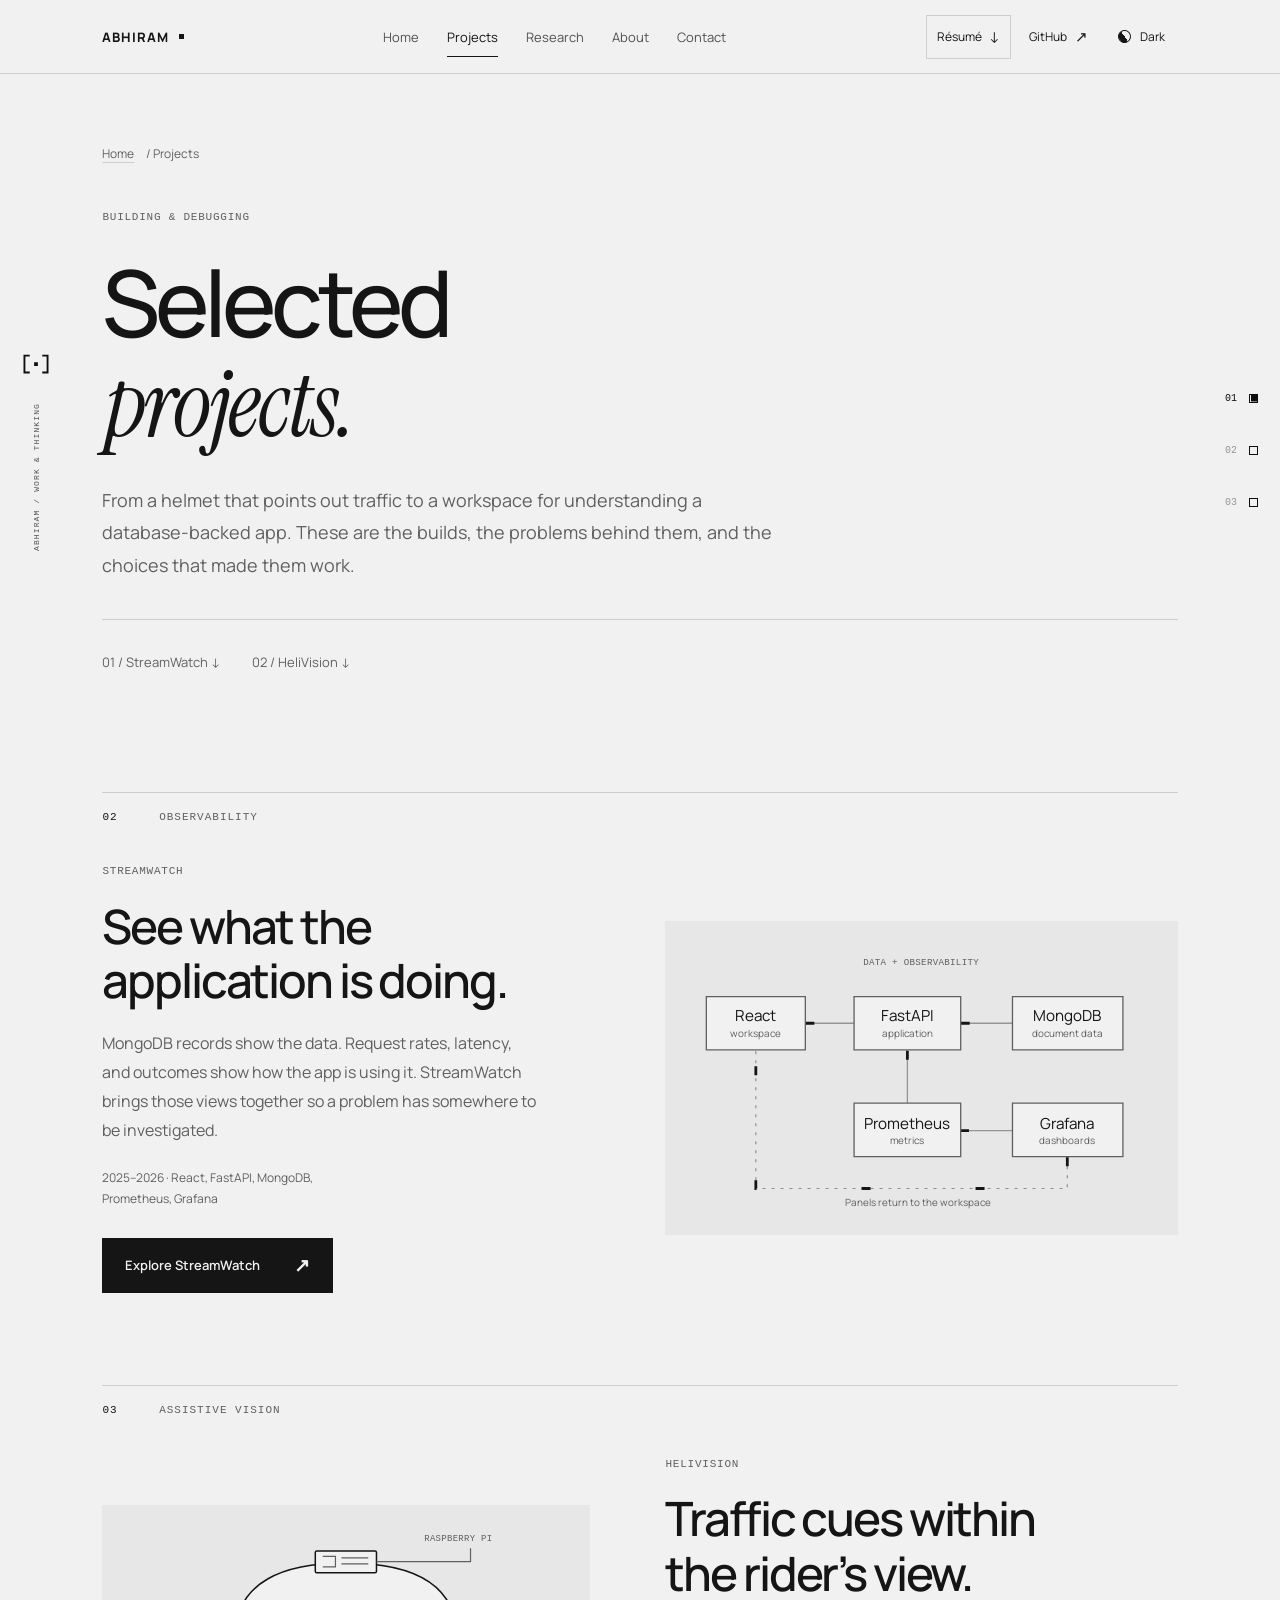
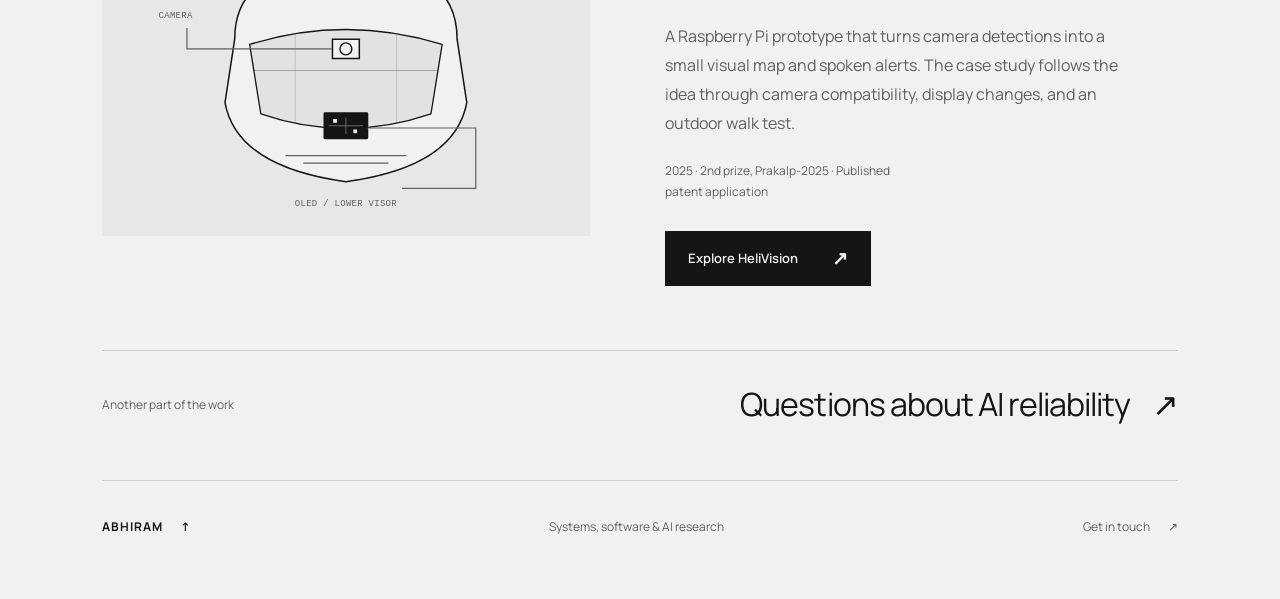
<file: projects.html>
<!doctype html>
<html lang="en">
  <head>
    <meta charset="UTF-8">
    <meta name="viewport" content="width=device-width, initial-scale=1, viewport-fit=cover">
    <meta name="description" content="StreamWatch and HeliVision: observability, computer vision, and the engineering decisions behind the projects.">
    <meta property="og:title" content="Projects — Abhiram Kondaguduru">
    <meta property="og:description" content="StreamWatch and HeliVision: observability, computer vision, and the engineering decisions behind the projects.">
    <link rel="canonical" href="https://k-abhiram21.github.io/projects.html">
    <meta name="author" content="Abhiram Kondaguduru">
    <meta property="og:type" content="website">
    <meta property="og:url" content="https://k-abhiram21.github.io/projects.html">
    <meta name="theme-color" content="#f1f1f1">
    <script>
      (() => {
      let theme;
      try { theme = localStorage.getItem('portfolio-theme'); } catch {}
      document.documentElement.dataset.theme = theme === 'dark' || theme === 'light'
      ? theme : matchMedia('(prefers-color-scheme: dark)').matches ? 'dark' : 'light';
      })();
    </script>
    <title>Projects — Abhiram Kondaguduru</title>
    <link rel="icon" href="./favicon.svg" type="image/svg+xml">
    <link rel="preload" href="./assets/fonts/manrope-variable.ttf" as="font" type="font/ttf" crossorigin>
    <link rel="stylesheet" href="./styles.css?v=20261023.10">
    <script src="./app.js?v=20261023.5" defer></script>
    <script src="./trails.js?v=20261023.1" defer></script>
    <script src="./analytics.js?v=20261024.1" defer></script>
  </head>
  <body data-page="projects">
    <a class="skip-link" href="#main">Skip to content</a>
    <header class="site-header" data-adaptive>
      <a class="wordmark" href="./index.html#top" aria-label="Abhiram, home">ABHIRAM<span class="brand-pixel" aria-hidden="true"></span></a>
      <nav aria-label="Main navigation">
        <a class="home-link" data-page-link="home" href="./index.html#top">Home</a><a data-page-link="projects" href="./projects.html">Projects</a><a data-page-link="research" href="./research.html">Research</a><a data-scroll-link href="./index.html#about">About</a><a data-scroll-link href="./index.html#contact">Contact</a>
      </nav>
      <div class="header-tools">
        <a class="header-resume" href="./assets/documents/abhiram-kondaguduru-resume.pdf" download="Abhiram-Kondaguduru-Resume.pdf" aria-label="Download résumé (PDF)">Résumé <span aria-hidden="true">↓</span></a>
        <a class="profile-link" href="https://github.com/k-abhiram21" target="_blank" rel="noreferrer" aria-label="Abhiram on GitHub">GitHub <span aria-hidden="true">↗</span></a><button class="theme-toggle" type="button" aria-label="Switch to dark mode" aria-pressed="false"><span class="theme-symbol" aria-hidden="true"></span><span class="theme-label">Dark</span></button>
      </div>
    </header>
    <a class="identity-rail" href="./index.html#top" aria-label="Abhiram, home">
      <svg viewBox="0 0 48 48" aria-hidden="true">
        <path d="M4 9h10v3H7v24h7v3H4zm30 0h10v30H34v-3h7V12h-7zM21 21h6v6h-6z" fill="currentColor"/>
      </svg>
      <span aria-hidden="true">ABHIRAM / WORK &amp; THINKING</span></a>
    <aside class="page-index" aria-label="Page sections">
      <a href="#top" aria-label="Overview" data-label="Overview" aria-current="location"><span>01</span></a><a href="#streamwatch" aria-label="StreamWatch" data-label="StreamWatch"><span>02</span></a><a href="#helivision" aria-label="HeliVision" data-label="HeliVision"><span>03</span></a>
      <svg class="index-trail" aria-hidden="true">
        <defs>
          <linearGradient id="index-tail" gradientUnits="userSpaceOnUse" x1="0" x2="0"><stop offset="0" stop-color="white" stop-opacity=".8"/><stop offset="1" stop-color="white" stop-opacity=".08"/></linearGradient>
        </defs>
        <path fill="url(#index-tail)"/>
      </svg>
      <i class="index-runner" aria-hidden="true"></i>
    </aside>
    <a class="fixed-top" href="#top" aria-label="Back to top" data-adaptive><span aria-hidden="true">↑</span><small aria-hidden="true">TOP</small></a>
    <main id="main">
      <section class="section page-intro" id="top">
        <p class="breadcrumb">
          <a href="./index.html">Home</a><span>/ Projects</span>
        </p>
        <p class="eyebrow">
          BUILDING &amp; DEBUGGING
        </p>
        <h1>
          Selected<br><em>projects.</em>
        </h1>
        <p class="page-description">
          From a helmet that points out traffic to a workspace for understanding a database-backed app. These are the builds, the problems behind them, and the choices that made them work.
        </p>
        <div class="chapter-links">
          <a href="#streamwatch">01 / StreamWatch ↓</a><a href="#helivision">02 / HeliVision ↓</a>
        </div>
      </section>
      <section class="section collection-section" id="streamwatch">
        <div class="section-topline">
          <span><b>02</b> OBSERVABILITY</span>
        </div>
        <div class="case-preview" data-reveal>
          <div class="case-preview-copy">
            <p class="eyebrow">
              STREAMWATCH
            </p>
            <h2>
              See what the<br>application is doing.
            </h2>
            <p>
              MongoDB records show the data. Request rates, latency, and outcomes show how the app is using it. StreamWatch brings those views together so a problem has somewhere to be investigated.
            </p>
            <p class="role-line">
              2025–2026 · React, FastAPI, MongoDB, Prometheus, Grafana
            </p>
            <a class="button solid pixel-surface" data-invert-surface href="./streamwatch.html" data-pixels="follow"><canvas aria-hidden="true"></canvas><span data-shield>Explore StreamWatch<span aria-hidden="true">↗</span></span></a>
          </div>
          <div class="case-figure pixel-surface" data-pixels="follow" data-pixel-scroll>
            <canvas aria-hidden="true"></canvas>
            <svg class="motion-diagram stream-map" data-motion data-pixel-art viewBox="0 0 620 360" role="img" aria-label="StreamWatch connects the React workspace to FastAPI and MongoDB, with a separate monitoring path through Prometheus and Grafana">
              <path class="flow-line" d="M158 108h64M362 108h68M292 144v69M361 249h69"/>
              <path class="flow-packet" d="M158 108h64M362 108h68M292 144v69M361 249h69"/>
              <rect class="flow-node" x="28" y="73" width="130" height="70"/><text class="fig-name" x="93" y="105">React</text><text class="fig-small" x="93" y="126">workspace</text>
              <rect class="flow-node" x="222" y="73" width="140" height="70"/><text class="fig-name" x="292" y="105">FastAPI</text><text class="fig-small" x="292" y="126">application</text>
              <rect class="flow-node" x="430" y="73" width="145" height="70"/><text class="fig-name" x="502" y="105">MongoDB</text><text class="fig-small" x="502" y="126">document data</text>
              <rect class="flow-node" x="222" y="213" width="140" height="70"/><text class="fig-name" x="292" y="247">Prometheus</text><text class="fig-small" x="292" y="267">metrics</text>
              <rect class="flow-node" x="430" y="213" width="145" height="70"/><text class="fig-name" x="502" y="247">Grafana</text><text class="fig-small" x="502" y="267">dashboards</text>
              <path class="return-path" d="M502 284v41H93V144"/><path class="flow-packet return-packet" d="M502 284v41H93V144"/>
              <text class="fig-label" x="310" y="31" text-anchor="middle">DATA + OBSERVABILITY</text><text class="fig-small" x="306" y="348">Panels return to the workspace</text>
            </svg>
          </div>
        </div>
      </section>
      <section class="section collection-section" id="helivision">
        <div class="section-topline">
          <span><b>03</b> ASSISTIVE VISION</span>
        </div>
        <div class="case-preview reverse" data-reveal>
          <div class="case-preview-copy">
            <p class="eyebrow">
              HELIVISION
            </p>
            <h2>
              Traffic cues within<br>the rider’s view.
            </h2>
            <p>
              A Raspberry Pi prototype that turns camera detections into a small visual map and spoken alerts. The case study follows the idea through camera compatibility, display changes, and an outdoor walk test.
            </p>
            <p class="role-line">
              2025 · 2nd prize, Prakalp-2025 · Published patent application
            </p>
            <a class="button solid pixel-surface" data-invert-surface href="./helivision.html" data-pixels="follow"><canvas aria-hidden="true"></canvas><span data-shield>Explore HeliVision<span aria-hidden="true">↗</span></span></a>
          </div>
          <div class="case-figure pixel-surface" data-pixels="follow" data-pixel-scroll>
            <canvas aria-hidden="true"></canvas>
            <svg class="motion-diagram helmet-front" data-motion data-pixel-art viewBox="0 0 600 390" role="img" aria-label="Front helmet view, with the OLED at the lower centre of the visor, a camera above it, and the Raspberry Pi on top">
              <defs>
                <clipPath id="visor-projects-helmet"><path d="M171 160Q300 120 429 160L414 253Q300 292 186 253Z"/></clipPath>
              </defs>
              <path class="device-shell" d="M151 153C151 74 219 51 300 51S449 74 449 153L462 238Q446 324 300 344Q154 324 138 238Z"/>
              <path class="visor-glass" d="M171 160Q300 120 429 160L414 253Q300 292 186 253Z"/>
              <g clip-path="url(#visor-projects-helmet)">
                <path class="visor-scan" d="M164 195H435"/><path class="visor-guide" d="M232 143v122M368 143v122"/>
              </g>
              <rect class="pi-board" x="259" y="35" width="82" height="29" rx="2"/><path class="board-detail" d="M269 42h17v14h-17m25-12h36m-36 8h36"/>
              <rect class="camera-module" x="282" y="153" width="36" height="26"/><circle class="camera-lens" cx="300" cy="166" r="8"/>
              <g class="oled-module">
                <rect x="271" y="252" width="58" height="34" rx="1"/><path d="M300 258v22M277 269h46"/><rect class="oled-cue cue-one" x="283" y="260" width="5" height="5"/><rect class="oled-cue cue-two" x="310" y="274" width="5" height="5"/>
              </g>
              <path class="diagram-leader" d="M281 166H87v-28M329 272h145v81h-99M341 49h126v-18"/>
              <text class="fig-label" x="49" y="124">CAMERA</text><text class="fig-label" x="300" y="376" text-anchor="middle">OLED / LOWER VISOR</text><text class="fig-label" x="405" y="21">RASPBERRY PI</text>
              <path class="helmet-chin" d="M219 309h162M243 319h114"/>
            </svg>
          </div>
        </div>
        <div class="next-page">
          <span>Another part of the work</span><a href="./research.html">Questions about AI reliability <span aria-hidden="true">↗</span></a>
        </div>
        <footer class="site-footer">
          <a href="./index.html#top">ABHIRAM <span aria-hidden="true">↑</span></a><span>Systems, software &amp; AI research</span><a href="./index.html#contact">Get in touch <span aria-hidden="true">↗</span></a>
        </footer>
      </section>
    </main>
  </body>
</html>
</file>
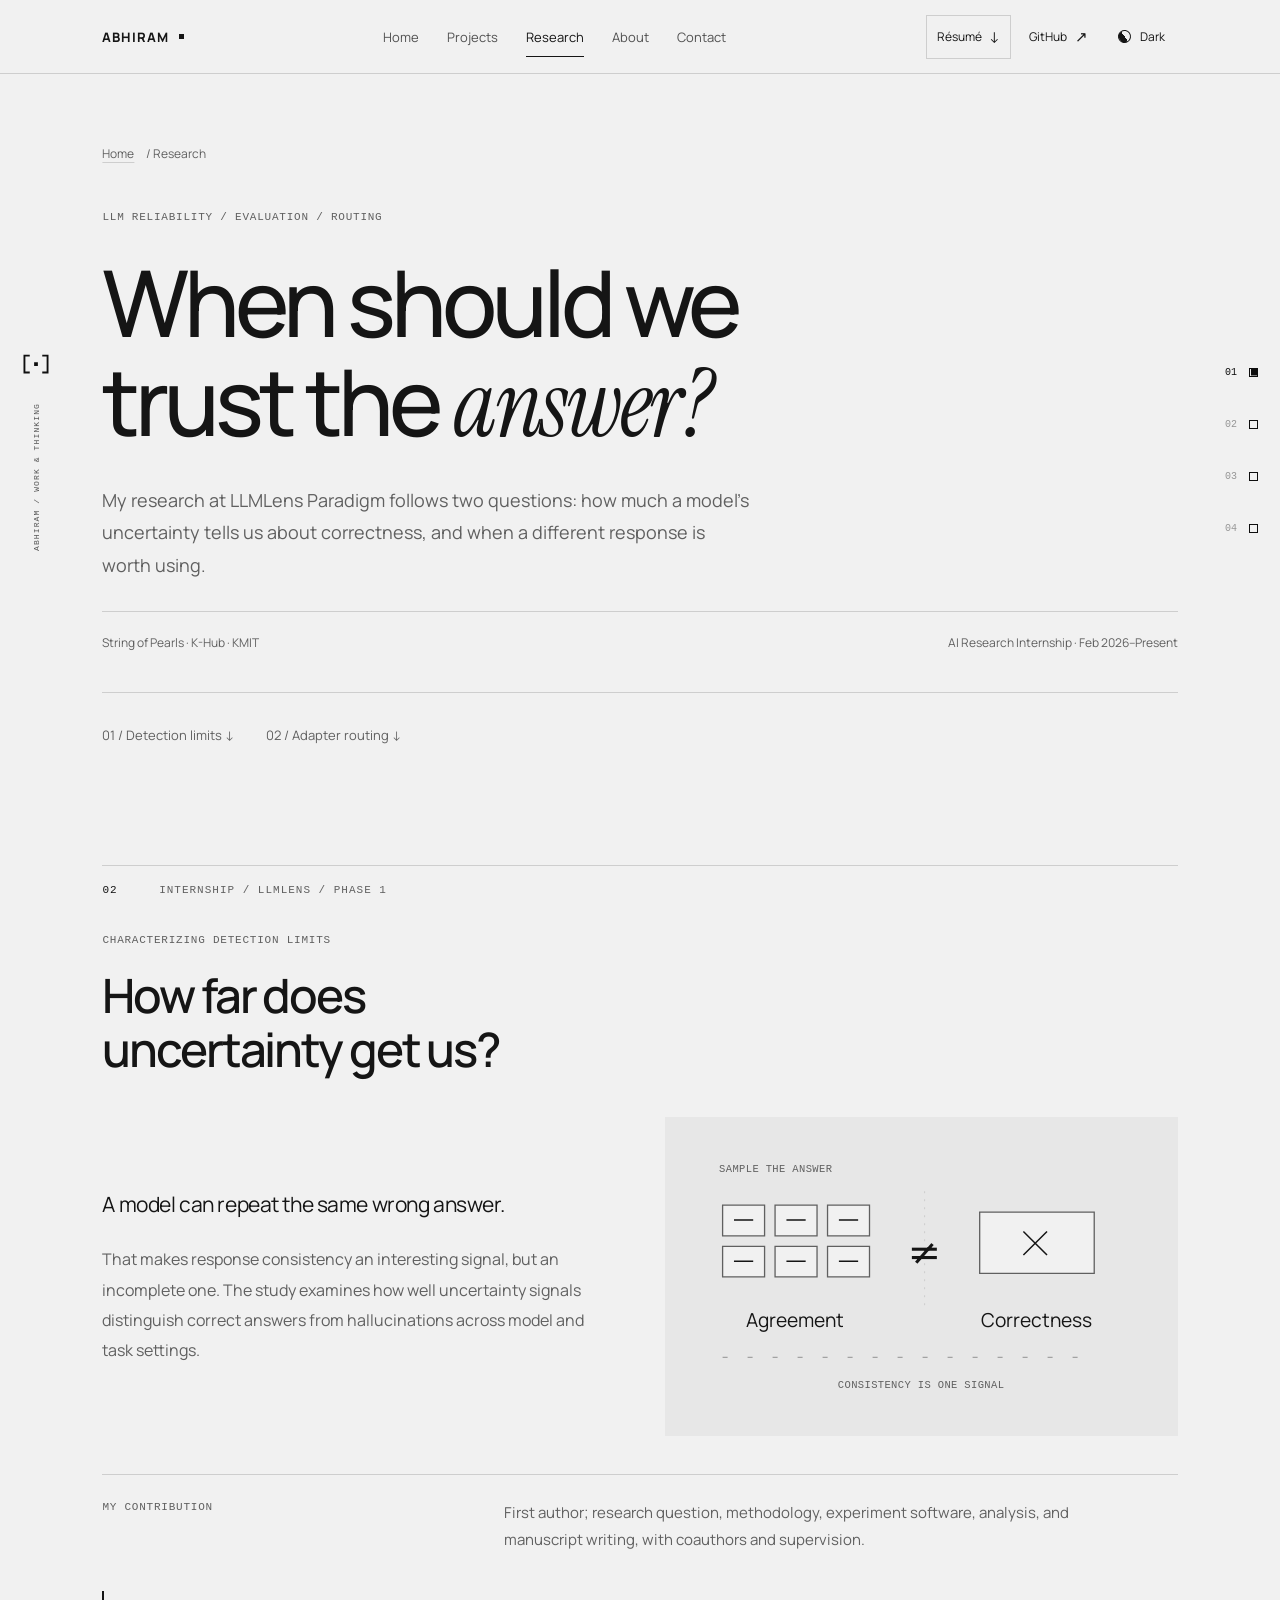
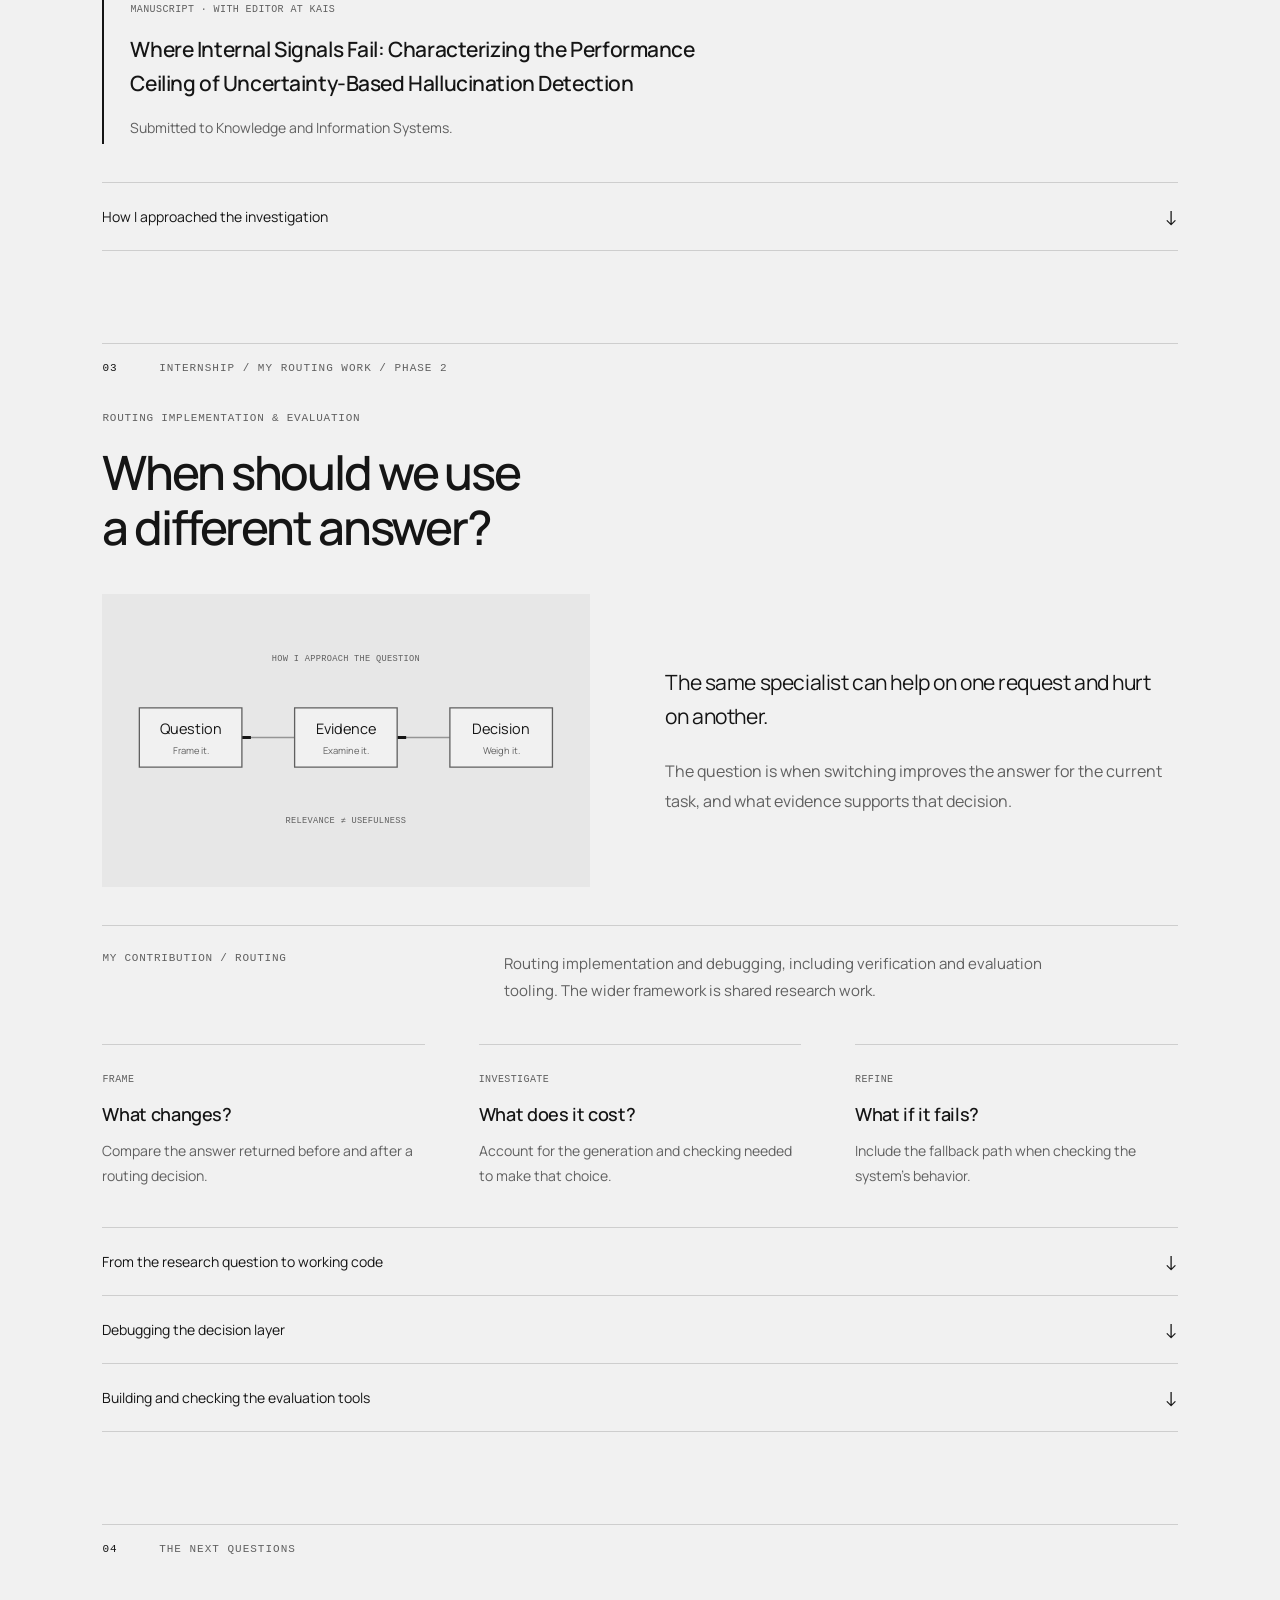
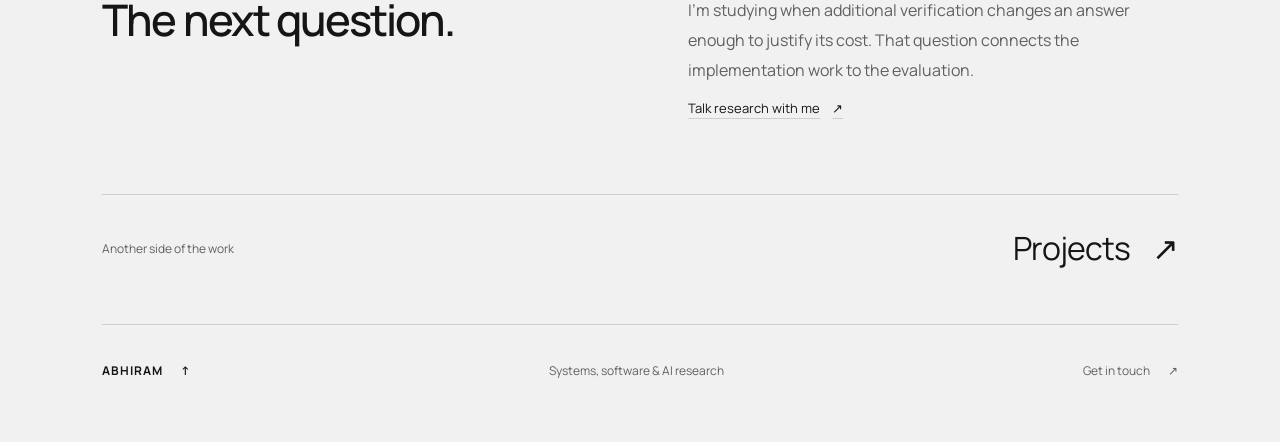
<file: research.html>
<!doctype html>
<html lang="en">
  <head>
    <meta charset="UTF-8">
    <meta name="viewport" content="width=device-width, initial-scale=1, viewport-fit=cover">
    <meta name="description" content="LLM reliability and model routing research from Abhiram’s internship at LLMLens Paradigm, part of String of Pearls at K-Hub, KMIT.">
    <meta property="og:title" content="AI Research — Abhiram Kondaguduru">
    <meta property="og:description" content="LLM reliability and model routing research from Abhiram’s internship at LLMLens Paradigm, part of String of Pearls at K-Hub, KMIT.">
    <link rel="canonical" href="https://k-abhiram21.github.io/research.html">
    <meta name="author" content="Abhiram Kondaguduru">
    <meta property="og:type" content="website">
    <meta property="og:url" content="https://k-abhiram21.github.io/research.html">
    <meta name="theme-color" content="#f1f1f1">
    <script>
      (() => {
      let theme;
      try { theme = localStorage.getItem('portfolio-theme'); } catch {}
      document.documentElement.dataset.theme = theme === 'dark' || theme === 'light'
      ? theme : matchMedia('(prefers-color-scheme: dark)').matches ? 'dark' : 'light';
      })();
    </script>
    <title>AI Research — Abhiram Kondaguduru</title>
    <link rel="icon" href="./favicon.svg" type="image/svg+xml">
    <link rel="preload" href="./assets/fonts/manrope-variable.ttf" as="font" type="font/ttf" crossorigin>
    <link rel="stylesheet" href="./styles.css?v=20261023.10">
    <script src="./app.js?v=20261023.5" defer></script>
    <script src="./trails.js?v=20261023.1" defer></script>
    <script src="./analytics.js?v=20261024.1" defer></script>
  </head>
  <body data-page="research">
    <a class="skip-link" href="#main">Skip to content</a>
    <header class="site-header" data-adaptive>
      <a class="wordmark" href="./index.html#top" aria-label="Abhiram, home">ABHIRAM<span class="brand-pixel" aria-hidden="true"></span></a>
      <nav aria-label="Main navigation">
        <a class="home-link" data-page-link="home" href="./index.html#top">Home</a><a data-page-link="projects" href="./projects.html">Projects</a><a data-page-link="research" href="./research.html">Research</a><a data-scroll-link href="./index.html#about">About</a><a data-scroll-link href="./index.html#contact">Contact</a>
      </nav>
      <div class="header-tools">
        <a class="header-resume" href="./assets/documents/abhiram-kondaguduru-resume.pdf" download="Abhiram-Kondaguduru-Resume.pdf" aria-label="Download résumé (PDF)">Résumé <span aria-hidden="true">↓</span></a>
        <a class="profile-link" href="https://github.com/k-abhiram21" target="_blank" rel="noreferrer" aria-label="Abhiram on GitHub">GitHub <span aria-hidden="true">↗</span></a><button class="theme-toggle" type="button" aria-label="Switch to dark mode" aria-pressed="false"><span class="theme-symbol" aria-hidden="true"></span><span class="theme-label">Dark</span></button>
      </div>
    </header>
    <a class="identity-rail" href="./index.html#top" aria-label="Abhiram, home">
      <svg viewBox="0 0 48 48" aria-hidden="true">
        <path d="M4 9h10v3H7v24h7v3H4zm30 0h10v30H34v-3h7V12h-7zM21 21h6v6h-6z" fill="currentColor"/>
      </svg>
      <span aria-hidden="true">ABHIRAM / WORK &amp; THINKING</span></a>
    <aside class="page-index" aria-label="Page sections">
      <a href="#top" aria-label="Overview" data-label="Overview" aria-current="location"><span>01</span></a><a href="#detection" aria-label="Detection" data-label="Detection"><span>02</span></a><a href="#routing" aria-label="Routing" data-label="Routing"><span>03</span></a><a href="#next" aria-label="Next questions" data-label="Next questions"><span>04</span></a>
      <svg class="index-trail" aria-hidden="true">
        <defs>
          <linearGradient id="index-tail" gradientUnits="userSpaceOnUse" x1="0" x2="0"><stop offset="0" stop-color="white" stop-opacity=".8"/><stop offset="1" stop-color="white" stop-opacity=".08"/></linearGradient>
        </defs>
        <path fill="url(#index-tail)"/>
      </svg>
      <i class="index-runner" aria-hidden="true"></i>
    </aside>
    <a class="fixed-top" href="#top" aria-label="Back to top" data-adaptive><span aria-hidden="true">↑</span><small aria-hidden="true">TOP</small></a>
    <main id="main">
      <section class="section page-intro" id="top">
        <p class="breadcrumb">
          <a href="./index.html">Home</a><span>/ Research</span>
        </p>
        <p class="eyebrow">
          LLM RELIABILITY / EVALUATION / ROUTING
        </p>
        <h1>
          When should we<br>trust the <em>answer?</em>
        </h1>
        <p class="page-description">
          My research at LLMLens Paradigm follows two questions: how much a model’s uncertainty tells us about correctness, and when a different response is worth using.
        </p>
        <div class="research-affiliation">
          <p>String of Pearls · K-Hub · KMIT</p>
          <p>AI Research Internship · <time datetime="2026-02">Feb 2026</time>–Present</p>
        </div>
        <div class="chapter-links">
          <a href="#detection">01 / Detection limits ↓</a><a href="#routing">02 / Adapter routing ↓</a>
        </div>
      </section>
      <section class="section research-chapter" id="detection">
        <div class="section-topline">
          <span><b>02</b> INTERNSHIP / LLMLENS / PHASE 1</span>
        </div>
        <div class="research-title" data-reveal>
          <p class="eyebrow">
            CHARACTERIZING DETECTION LIMITS
          </p>
          <h2>
            How far does<br>uncertainty get us?
          </h2>
        </div>
        <div class="case-preview" data-reveal>
          <div class="prose">
            <p class="prose-lead">
              A model can repeat the same wrong answer.
            </p>
            <p>
              That makes response consistency an interesting signal, but an incomplete one. The study examines how well uncertainty signals distinguish correct answers from hallucinations across model and task settings.
            </p>
          </div>
          <div class="case-figure pixel-surface" data-pixels="follow" data-pixel-scroll>
            <canvas aria-hidden="true"></canvas>
            <svg class="motion-diagram lens-art" data-motion data-pixel-art viewBox="0 0 540 320" role="img" aria-label="Repeated model answers may agree while the answer is incorrect">
              <text class="fig-label" x="39" y="40">SAMPLE THE ANSWER</text>
              <g class="sample-answers">
                <rect x="43" y="78" width="48" height="35"/><rect x="103" y="78" width="48" height="35"/><rect x="163" y="78" width="48" height="35"/><rect x="43" y="125" width="48" height="35"/><rect x="103" y="125" width="48" height="35"/><rect x="163" y="125" width="48" height="35"/><path d="M56 95h22m38 0h22m38 0h22M56 142h22m38 0h22m38 0h22"/>
              </g>
              <path class="comparison-axis" d="M274 62v137"/><text class="inequality" x="274" y="153">≠</text>
              <rect class="truth-box" x="337" y="86" width="131" height="70"/><path class="truth-cross" d="M387 108l27 27m0-27-27 27"/>
              <text class="fig-concept" x="126" y="217">Agreement</text><text class="fig-concept" x="402" y="217">Correctness</text>
              <path class="signal-sweep" d="M43 252h425"/><text class="fig-label" x="270" y="287" text-anchor="middle">CONSISTENCY IS ONE SIGNAL</text>
            </svg>
          </div>
        </div>
        <div class="research-contribution">
          <p class="eyebrow">
            MY CONTRIBUTION
          </p>
          <p>
            First author; research question, methodology, experiment software, analysis, and manuscript writing, with coauthors and supervision.
          </p>
        </div>
        <div class="paper-record" data-reveal>
          <span class="paper-status">MANUSCRIPT · WITH EDITOR AT KAIS</span>
          <h3>
            Where Internal Signals Fail: Characterizing the Performance Ceiling of Uncertainty-Based Hallucination Detection
          </h3>
          <p>
            Submitted to <cite>Knowledge and Information Systems</cite>.
          </p>
        </div>
        <details class="technical-note">
          <summary class="pixel-surface" data-pixels="follow" data-pixel-strength="0.65">
            <canvas aria-hidden="true"></canvas>
            How I approached the investigation <span aria-hidden="true">↓</span>
          </summary>
          <div class="technical-body">
            <h3>Check the setup.</h3>
            <p>A detector score is only as useful as the comparison behind it. I checked the experiment code, reference labels, and scoring behavior before interpreting differences between methods. This helped separate an issue in the evaluation from a pattern worth studying.</p>
            <h3>Examine difficult cases.</h3>
            <p>Incorrect answers with reassuring signals were especially useful to inspect. The analysis asked how those cases behaved across settings, and which observations held beyond a single comparison.</p>
            <h3>Write what the evidence supports.</h3>
            <p>The manuscript connects each finding to the conditions under which it was measured. The analysis and writing focused on making those conditions clear enough for a reader to assess the conclusion.</p>
          </div>
        </details>
      </section>
      <section class="section research-chapter" id="routing">
        <div class="section-topline">
          <span><b>03</b> INTERNSHIP / MY ROUTING WORK / PHASE 2</span>
        </div>
        <div class="research-title" data-reveal>
          <p class="eyebrow">
            ROUTING IMPLEMENTATION &amp; EVALUATION
          </p>
          <h2>
            When should we use<br>a different answer?
          </h2>
        </div>
        <div class="case-preview reverse" data-reveal>
          <div class="prose">
            <p class="prose-lead">
              The same specialist can help on one request and hurt on another.
            </p>
            <p>
              The question is when switching improves the answer for the current task, and what evidence supports that decision.
            </p>
          </div>
          <div class="case-figure pixel-surface" data-pixels="follow" data-pixel-scroll>
            <canvas aria-hidden="true"></canvas>
            <svg class="motion-diagram route-map" data-motion data-pixel-art viewBox="0 0 620 350" role="img" aria-label="A conceptual view of my approach: frame a question, examine the evidence, and make a reasoned decision.">
              <text class="fig-label" x="310" y="65" text-anchor="middle">HOW I APPROACH THE QUESTION</text>
              <path class="flow-line" d="M166 171h73M381 171h73"/>
              <path class="flow-packet" d="M166 171h73M381 171h73"/>
              <rect class="flow-node" x="24" y="130" width="142" height="82"/>
              <text class="fig-name" x="95" y="166">Question</text><text class="fig-small" x="95" y="194">Frame it.</text>
              <rect class="flow-node" x="239" y="130" width="142" height="82"/>
              <text class="fig-name" x="310" y="166">Evidence</text><text class="fig-small" x="310" y="194">Examine it.</text>
              <rect class="flow-node" x="454" y="130" width="142" height="82"/>
              <text class="fig-name" x="525" y="166">Decision</text><text class="fig-small" x="525" y="194">Weigh it.</text>
              <text class="fig-label" x="310" y="290" text-anchor="middle">RELEVANCE ≠ USEFULNESS</text>
            </svg>
          </div>
        </div>
        <div class="research-contribution">
          <p class="eyebrow">
            MY CONTRIBUTION / ROUTING
          </p>
          <p>
            Routing implementation and debugging, including verification and evaluation tooling. The wider framework is shared research work.
          </p>
        </div>
        <div class="mechanism-steps" data-reveal>
          <div>
            <span>FRAME</span>
            <h3>
              What changes?
            </h3>
            <p>
              Compare the answer returned before and after a routing decision.
            </p>
          </div>
          <div>
            <span>INVESTIGATE</span>
            <h3>
              What does it cost?
            </h3>
            <p>
              Account for the generation and checking needed to make that choice.
            </p>
          </div>
          <div>
            <span>REFINE</span>
            <h3>
              What if it fails?
            </h3>
            <p>
              Include the fallback path when checking the system’s behavior.
            </p>
          </div>
        </div>
        <details class="technical-note" id="routing-policy">
          <summary class="pixel-surface" data-pixels="follow" data-pixel-strength="0.65">
            <canvas aria-hidden="true"></canvas>
            From the research question to working code <span aria-hidden="true">↓</span>
          </summary>
          <div class="technical-body">
            <h3>Agree on the decision.</h3>
            <p>The router, verifier, and serving path need a common understanding of a routing outcome. I work on the interfaces between them so that the response selected by the code matches the decision recorded for evaluation.</p>
            <h3>Follow the selected answer.</h3>
            <p>A decision is more than a score in a log. I trace which response reaches the caller and how verification affects that path. This makes mismatches between a component’s output and the system’s final behavior easier to locate.</p>
            <h3>Keep fallback behavior explicit.</h3>
            <p>When a path cannot be used, the remaining choice needs to be well defined. I include those cases in implementation checks so that handling a failure remains part of the decision layer.</p>
          </div>
        </details>
        <details class="technical-note" id="routing-verifier">
          <summary class="pixel-surface" data-pixels="follow" data-pixel-strength="0.65">
            <canvas aria-hidden="true"></canvas>
            Debugging the decision layer <span aria-hidden="true">↓</span>
          </summary>
          <div class="technical-body">
            <h3>Reproduce the unexpected choice.</h3>
            <p>I start with the request and follow its path through the code. The aim is to establish which components ran, what each returned, and where the final choice diverged from the intended behavior.</p>
            <h3>Separate code from assumptions.</h3>
            <p>A bug calls for a correction; an assumption calls for an experiment. Establishing which one caused the result keeps the next change focused. It also helps explain why a plausible-looking output is not enough to judge the implementation.</p>
            <h3>Check the correction.</h3>
            <p>Once the cause is understood, I use focused checks to see whether the change addresses it and whether nearby paths still behave as expected. Verifier integration and failure handling are part of that review.</p>
          </div>
        </details>
        <details class="technical-note" id="routing-benchmark">
          <summary class="pixel-surface" data-pixels="follow" data-pixel-strength="0.65">
            <canvas aria-hidden="true"></canvas>
            Building and checking the evaluation tools <span aria-hidden="true">↓</span>
          </summary>
          <div class="technical-body">
            <h3>Compare the same task.</h3>
            <p>Routing needs to be assessed against the base response under comparable conditions. I work on evaluation code that keeps the inputs, selected outputs, and scoring aligned, so a result can be traced back to the choice that produced it.</p>
            <h3>Inspect unusual measurements.</h3>
            <p>If a result changes unexpectedly, the evaluation machinery is one of the places I inspect. Data handling and scoring errors can change a comparison before the routing logic has improved at all.</p>
            <h3>Include the cost of the choice.</h3>
            <p>Generating another response or adding a verifier takes work. The evaluation needs to account for that effort alongside answer quality, so the comparison reflects what the system actually had to do.</p>
          </div>
        </details>
      </section>
      <section class="section research-outlook" id="next">
        <div class="section-topline">
          <span><b>04</b> THE NEXT QUESTIONS</span>
        </div>
        <div class="narrative-split" data-reveal>
          <h2>
            The next question.
          </h2>
          <div class="prose">
            <p>
              I’m studying when additional verification changes an answer enough to justify its cost. That question connects the implementation work to the evaluation.
            </p>
            <a class="text-link" href="./index.html#contact">Talk research with me <span aria-hidden="true">↗</span></a>
          </div>
        </div>
        <div class="next-page">
          <span>Another side of the work</span><a href="./projects.html">Projects <span aria-hidden="true">↗</span></a>
        </div>
        <footer class="site-footer">
          <a href="./index.html#top">ABHIRAM <span aria-hidden="true">↑</span></a><span>Systems, software &amp; AI research</span><a href="./index.html#contact">Get in touch <span aria-hidden="true">↗</span></a>
        </footer>
      </section>
    </main>
  </body>
</html>
</file>
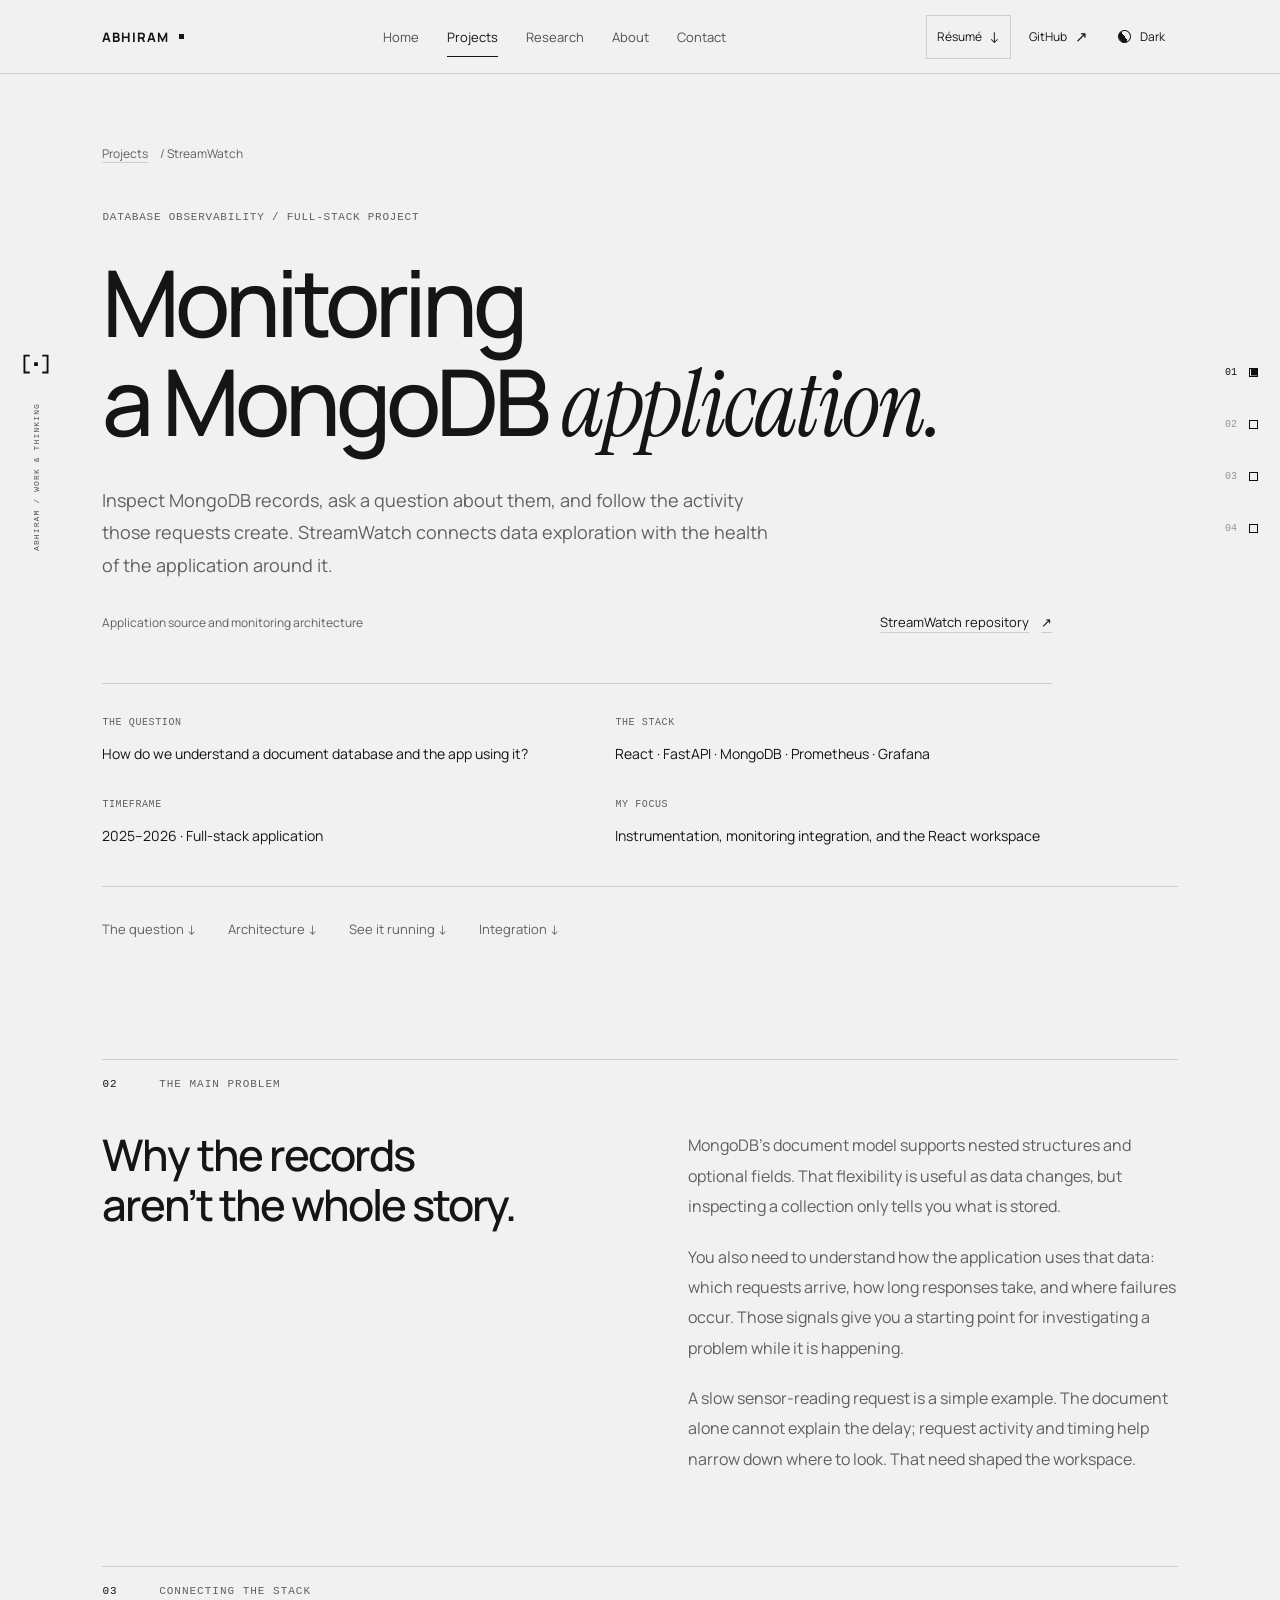
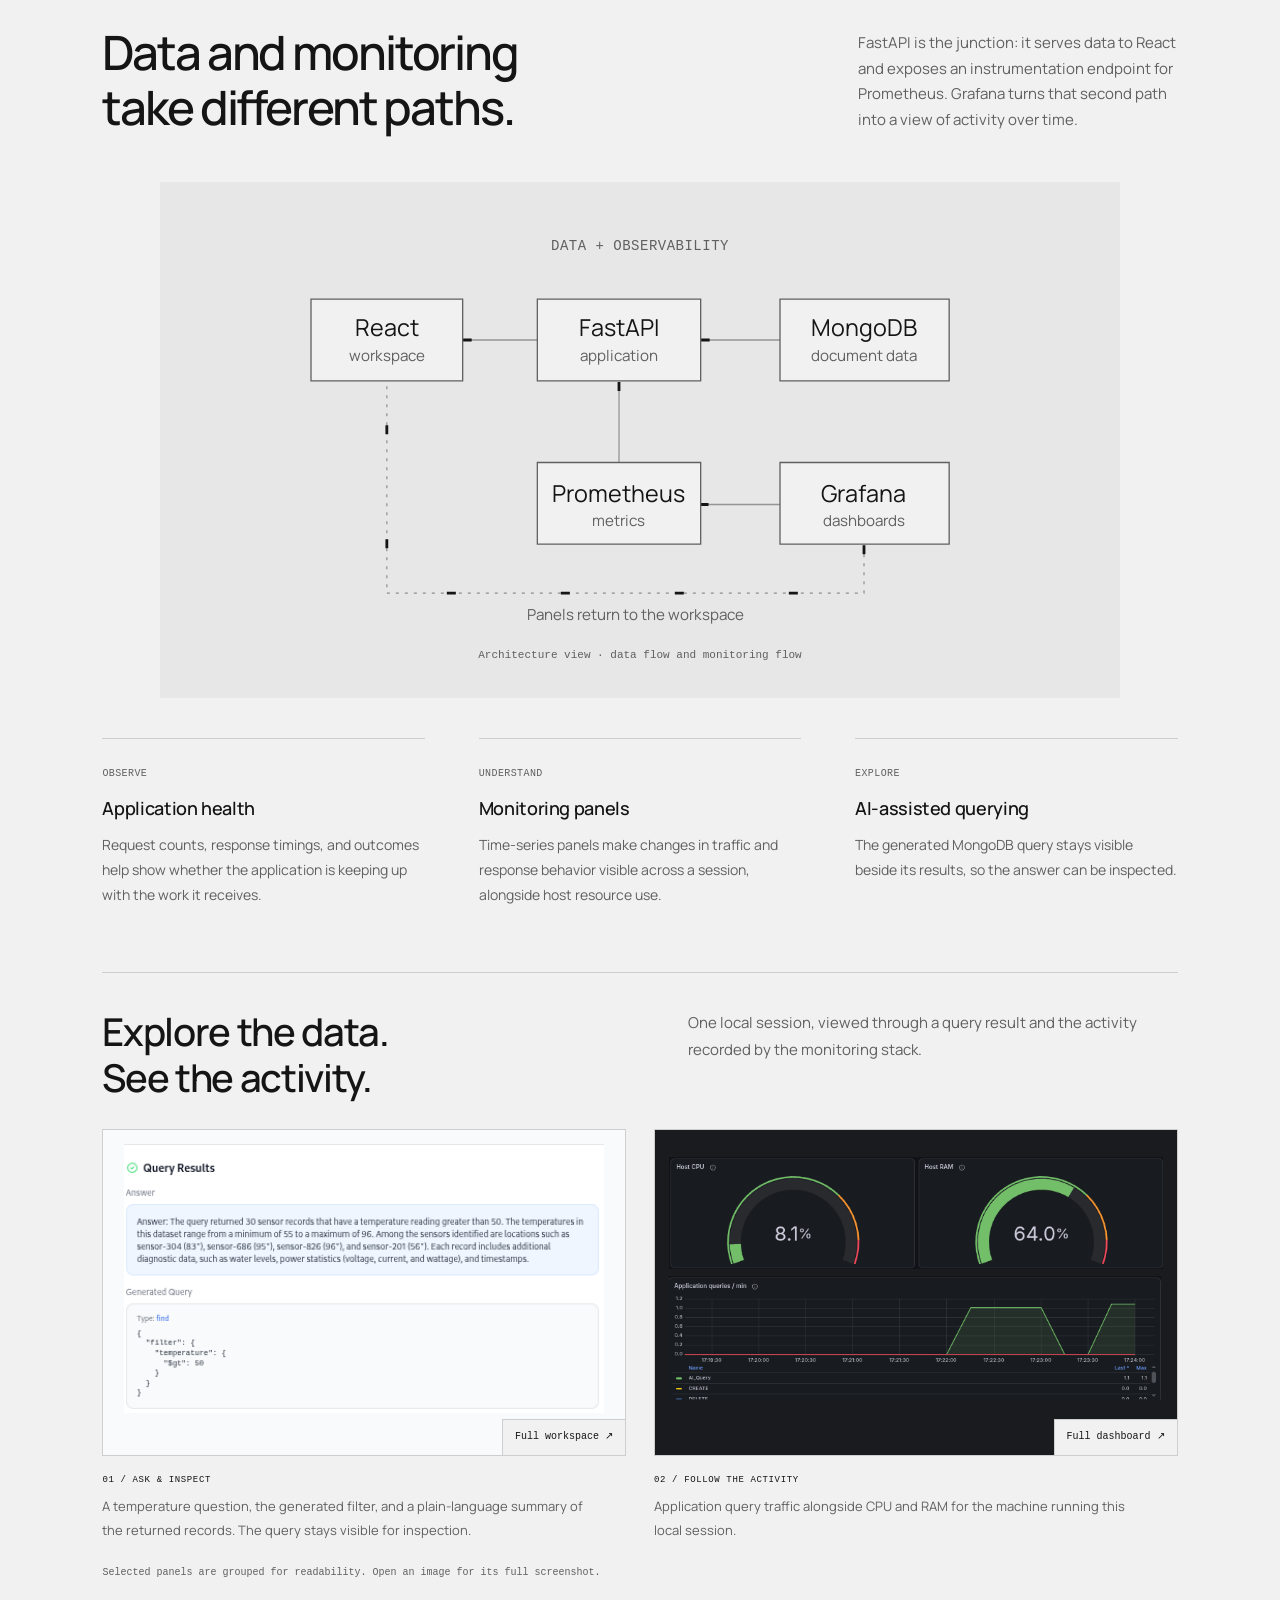
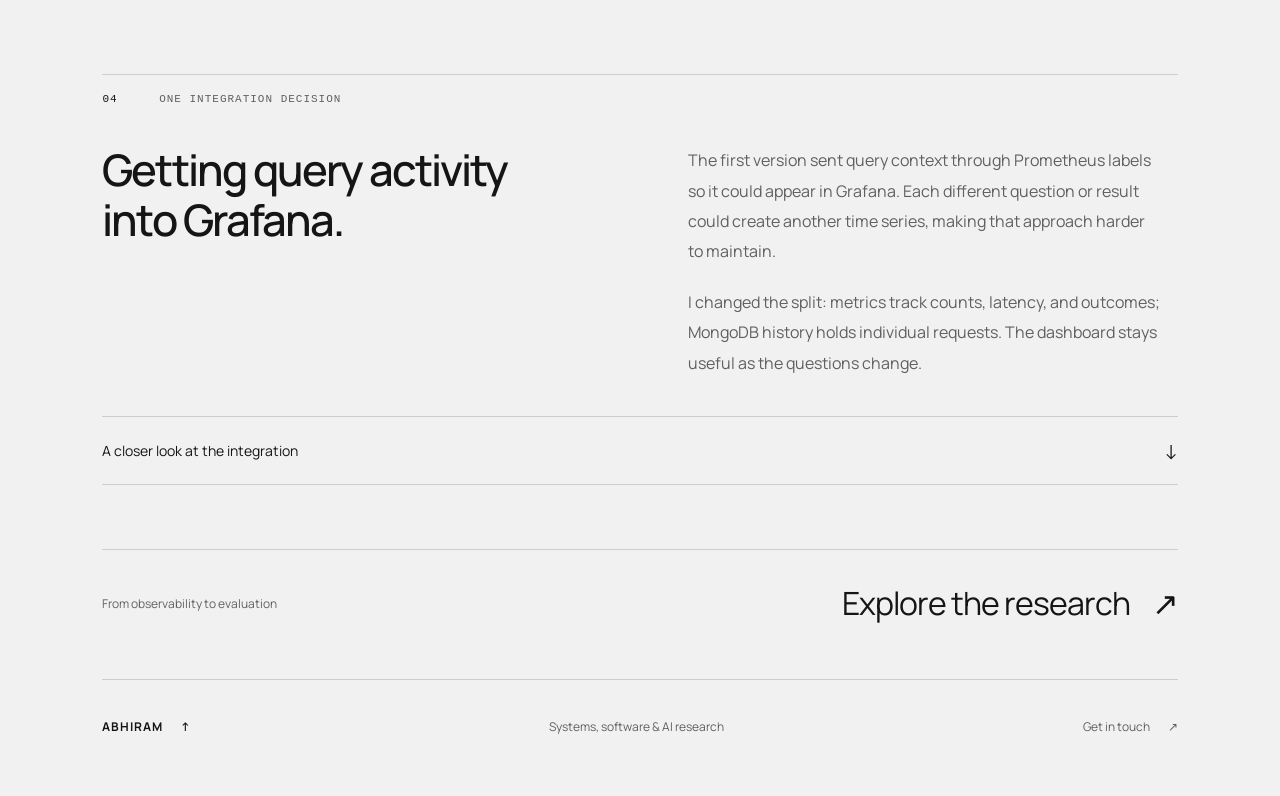
<file: streamwatch.html>
<!doctype html>
<html lang="en">
  <head>
    <meta charset="UTF-8">
    <meta name="viewport" content="width=device-width, initial-scale=1, viewport-fit=cover">
    <meta name="description" content="Monitoring MongoDB and application health with StreamWatch: React, FastAPI, Prometheus, Grafana, and AI-assisted data exploration.">
    <meta property="og:title" content="StreamWatch — Abhiram Kondaguduru">
    <meta property="og:description" content="Monitoring MongoDB and application health with StreamWatch: React, FastAPI, Prometheus, Grafana, and AI-assisted data exploration.">
    <link rel="canonical" href="https://k-abhiram21.github.io/streamwatch.html">
    <meta name="author" content="Abhiram Kondaguduru">
    <meta property="og:type" content="website">
    <meta property="og:url" content="https://k-abhiram21.github.io/streamwatch.html">
    <meta name="theme-color" content="#f1f1f1">
    <script>
      (() => {
      let theme;
      try { theme = localStorage.getItem('portfolio-theme'); } catch {}
      document.documentElement.dataset.theme = theme === 'dark' || theme === 'light'
      ? theme : matchMedia('(prefers-color-scheme: dark)').matches ? 'dark' : 'light';
      })();
    </script>
    <title>StreamWatch — Abhiram Kondaguduru</title>
    <link rel="icon" href="./favicon.svg" type="image/svg+xml">
    <link rel="preload" href="./assets/fonts/manrope-variable.ttf" as="font" type="font/ttf" crossorigin>
    <link rel="stylesheet" href="./styles.css?v=20261023.10">
    <script src="./app.js?v=20261023.5" defer></script>
    <script src="./trails.js?v=20261023.1" defer></script>
    <script src="./analytics.js?v=20261024.1" defer></script>
    <script src="./evidence.js?v=20261023.1" defer></script>
  </head>
  <body data-page="projects">
    <a class="skip-link" href="#main">Skip to content</a>
    <header class="site-header" data-adaptive>
      <a class="wordmark" href="./index.html#top" aria-label="Abhiram, home">ABHIRAM<span class="brand-pixel" aria-hidden="true"></span></a>
      <nav aria-label="Main navigation">
        <a class="home-link" data-page-link="home" href="./index.html#top">Home</a><a data-page-link="projects" href="./projects.html">Projects</a><a data-page-link="research" href="./research.html">Research</a><a data-scroll-link href="./index.html#about">About</a><a data-scroll-link href="./index.html#contact">Contact</a>
      </nav>
      <div class="header-tools">
        <a class="header-resume" href="./assets/documents/abhiram-kondaguduru-resume.pdf" download="Abhiram-Kondaguduru-Resume.pdf" aria-label="Download résumé (PDF)">Résumé <span aria-hidden="true">↓</span></a>
        <a class="profile-link" href="https://github.com/k-abhiram21" target="_blank" rel="noreferrer" aria-label="Abhiram on GitHub">GitHub <span aria-hidden="true">↗</span></a><button class="theme-toggle" type="button" aria-label="Switch to dark mode" aria-pressed="false"><span class="theme-symbol" aria-hidden="true"></span><span class="theme-label">Dark</span></button>
      </div>
    </header>
    <a class="identity-rail" href="./index.html#top" aria-label="Abhiram, home">
      <svg viewBox="0 0 48 48" aria-hidden="true">
        <path d="M4 9h10v3H7v24h7v3H4zm30 0h10v30H34v-3h7V12h-7zM21 21h6v6h-6z" fill="currentColor"/>
      </svg>
      <span aria-hidden="true">ABHIRAM / WORK &amp; THINKING</span></a>
    <aside class="page-index" aria-label="Page sections">
      <a href="#top" aria-label="Overview" data-label="Overview" aria-current="location"><span>01</span></a><a href="#problem" aria-label="Question" data-label="Question"><span>02</span></a><a href="#architecture" aria-label="Architecture" data-label="Architecture"><span>03</span></a><a href="#integration" aria-label="Integration" data-label="Integration"><span>04</span></a>
      <svg class="index-trail" aria-hidden="true">
        <defs>
          <linearGradient id="index-tail" gradientUnits="userSpaceOnUse" x1="0" x2="0"><stop offset="0" stop-color="white" stop-opacity=".8"/><stop offset="1" stop-color="white" stop-opacity=".08"/></linearGradient>
        </defs>
        <path fill="url(#index-tail)"/>
      </svg>
      <i class="index-runner" aria-hidden="true"></i>
    </aside>
    <a class="fixed-top" href="#top" aria-label="Back to top" data-adaptive><span aria-hidden="true">↑</span><small aria-hidden="true">TOP</small></a>
    <main id="main">
      <section class="section page-intro case-intro" id="top">
        <p class="breadcrumb">
          <a href="./projects.html">Projects</a><span>/ StreamWatch</span>
        </p>
        <p class="eyebrow">
          DATABASE OBSERVABILITY / FULL-STACK PROJECT
        </p>
        <h1>
          Monitoring<br>a MongoDB <em>application.</em>
        </h1>
        <p class="page-description">
          Inspect MongoDB records, ask a question about them, and follow the activity those requests create. StreamWatch connects data exploration with the health of the application around it.
        </p>
        <div class="source-row">
          <span>Application source and monitoring architecture</span><a class="text-link" href="https://github.com/k-abhiram21/streamwatch" target="_blank" rel="noreferrer">StreamWatch repository <span aria-hidden="true">↗</span></a>
        </div>
        <div class="case-facts">
          <div>
            <span>The question</span>
            <p>
              How do we understand a document database and the app using it?
            </p>
          </div>
          <div>
            <span>The stack</span>
            <p>
              React · FastAPI · MongoDB · Prometheus · Grafana
            </p>
          </div>
          <div>
            <span>Timeframe</span>
            <p><time datetime="2025">2025</time>–2026 · Full-stack application</p>
          </div>
          <div>
            <span>My focus</span>
            <p>Instrumentation, monitoring integration, and the React workspace</p>
          </div>
        </div>
        <div class="chapter-links">
          <a href="#problem">The question ↓</a><a href="#architecture">Architecture ↓</a><a href="#workspace-evidence">See it running ↓</a><a href="#integration">Integration ↓</a>
        </div>
      </section>
      <section class="section case-chapter" id="problem">
        <div class="section-topline">
          <span><b>02</b> THE MAIN PROBLEM</span>
        </div>
        <div class="narrative-split" data-reveal>
          <h2>
            Why the records<br>aren’t the whole story.
          </h2>
          <div class="prose">
            <p>
              MongoDB’s document model supports nested structures and optional fields. That flexibility is useful as data changes, but inspecting a collection only tells you what is stored.
            </p>
            <p>
              You also need to understand how the application uses that data: which requests arrive, how long responses take, and where failures occur. Those signals give you a starting point for investigating a problem while it is happening.
            </p>
            <p>A slow sensor-reading request is a simple example. The document alone cannot explain the delay; request activity and timing help narrow down where to look. That need shaped the workspace.</p>
          </div>
        </div>
      </section>
      <section class="section case-chapter" id="architecture">
        <div class="section-topline">
          <span><b>03</b> CONNECTING THE STACK</span>
        </div>
        <div class="work-heading-row" data-reveal>
          <h2>
            Data and monitoring<br>take different paths.
          </h2>
          <p>
            FastAPI is the junction: it serves data to React and exposes an instrumentation endpoint for Prometheus. Grafana turns that second path into a view of activity over time.
          </p>
        </div>
        <div class="case-figure wide-figure pixel-surface" data-reveal data-pixels="follow" data-pixel-scroll>
          <canvas aria-hidden="true"></canvas>
          <svg class="motion-diagram stream-map" data-motion data-pixel-art viewBox="0 0 620 360" role="img" aria-label="StreamWatch connects the React workspace to FastAPI and MongoDB, with a separate monitoring path through Prometheus and Grafana">
            <path class="flow-line" d="M158 108h64M362 108h68M292 144v69M361 249h69"/>
            <path class="flow-packet" d="M158 108h64M362 108h68M292 144v69M361 249h69"/>
            <rect class="flow-node" x="28" y="73" width="130" height="70"/><text class="fig-name" x="93" y="105">React</text><text class="fig-small" x="93" y="126">workspace</text>
            <rect class="flow-node" x="222" y="73" width="140" height="70"/><text class="fig-name" x="292" y="105">FastAPI</text><text class="fig-small" x="292" y="126">application</text>
            <rect class="flow-node" x="430" y="73" width="145" height="70"/><text class="fig-name" x="502" y="105">MongoDB</text><text class="fig-small" x="502" y="126">document data</text>
            <rect class="flow-node" x="222" y="213" width="140" height="70"/><text class="fig-name" x="292" y="247">Prometheus</text><text class="fig-small" x="292" y="267">metrics</text>
            <rect class="flow-node" x="430" y="213" width="145" height="70"/><text class="fig-name" x="502" y="247">Grafana</text><text class="fig-small" x="502" y="267">dashboards</text>
            <path class="return-path" d="M502 284v41H93V144"/><path class="flow-packet return-packet" d="M502 284v41H93V144"/>
            <text class="fig-label" x="310" y="31" text-anchor="middle">DATA + OBSERVABILITY</text><text class="fig-small" x="306" y="348">Panels return to the workspace</text>
          </svg>
          <p class="figure-caption" data-shield>
            Architecture view · data flow and monitoring flow
          </p>
        </div>
        <div class="mechanism-steps" data-reveal>
          <div>
            <span>OBSERVE</span>
            <h3>
              Application health
            </h3>
            <p>
              Request counts, response timings, and outcomes help show whether the application is keeping up with the work it receives.
            </p>
          </div>
          <div>
            <span>UNDERSTAND</span>
            <h3>
              Monitoring panels
            </h3>
            <p>
              Time-series panels make changes in traffic and response behavior visible across a session, alongside host resource use.
            </p>
          </div>
          <div>
            <span>EXPLORE</span>
            <h3>
              AI-assisted querying
            </h3>
            <p>
              The generated MongoDB query stays visible beside its results, so the answer can be inspected.
            </p>
          </div>
        </div>
        <div class="project-media" id="workspace-evidence" aria-labelledby="workspace-evidence-title">
          <div class="media-intro">
            <h2 id="workspace-evidence-title">Explore the data.<br>See the activity.</h2>
            <p>One local session, viewed through a query result and the activity recorded by the monitoring stack.</p>
          </div>
          <div class="media-pair workspace-media">
            <figure>
              <a class="media-image app-capture" href="./assets/streamwatch/query-workspace.png" data-image-viewer data-image-title="StreamWatch · AI Analyst workspace" aria-label="Enlarge the AI Analyst screenshot">
                <img src="./assets/streamwatch/query-result.webp" width="464" height="260" loading="lazy" decoding="async" alt="AI Analyst result showing a temperature-above-50 filter in MongoDB JSON and a plain-language summary of matching sensor records.">
                <span class="media-expand" aria-hidden="true">Full workspace ↗</span>
              </a>
              <figcaption><span class="media-label">01 / ASK &amp; INSPECT</span>A temperature question, the generated filter, and a plain-language summary of the returned records. The query stays visible for inspection.</figcaption>
            </figure>
            <figure>
              <a class="media-image dashboard-capture" href="./assets/streamwatch/monitoring-dashboard.png" data-image-viewer data-image-title="StreamWatch · local monitoring dashboard" aria-label="Enlarge the full Grafana dashboard screenshot">
                <img src="./assets/streamwatch/monitoring-focus.webp" width="695" height="343" loading="lazy" decoding="async" alt="Selected Grafana panels showing host CPU and RAM gauges above an application-queries-per-minute chart.">
                <span class="media-expand" aria-hidden="true">Full dashboard ↗</span>
              </a>
              <figcaption><span class="media-label">02 / FOLLOW THE ACTIVITY</span>Application query traffic alongside CPU and RAM for the machine running this local session.</figcaption>
            </figure>
          </div>
          <p class="media-footnote">Selected panels are grouped for readability. Open an image for its full screenshot.</p>
        </div>
      </section>
      <section class="section case-chapter" id="integration">
        <div class="section-topline">
          <span><b>04</b> ONE INTEGRATION DECISION</span>
        </div>
        <div class="narrative-split" data-reveal>
          <h2>
            Getting query activity<br>into Grafana.
          </h2>
          <div class="prose">
            <p>The first version sent query context through Prometheus labels so it could appear in Grafana. Each different question or result could create another time series, making that approach harder to maintain.</p>
            <p>I changed the split: metrics track counts, latency, and outcomes; MongoDB history holds individual requests. The dashboard stays useful as the questions change.</p>
          </div>
        </div>
        <details class="technical-note">
          <summary class="pixel-surface" data-pixels="follow" data-pixel-strength="0.65">
            <canvas aria-hidden="true"></canvas>
            A closer look at the integration <span aria-hidden="true">↓</span>
          </summary>
          <div class="technical-body">
            <h3>What reaches the metrics endpoint.</h3>
            <p>The backend exports numeric counters and distributions at <code>/metrics</code>. Labels use a fixed set of categories: operation type, outcome, request direction, and route templates. A route such as <code>/api/sensor-data/{id}</code> groups document requests together without creating a separate series for each ID.</p>
            <h3>Keeping a request inspectable.</h3>
            <p>AI Analyst history stores the question, generated query, result, and response. I also fixed an early return that skipped successful-query bookkeeping. Persisting that history before returning lets a completed request remain available for later inspection.</p>
            <h3>Reading the dashboard.</h3>
            <p>Query rate counts instrumented application operations. CPU and RAM describe the machine running the backend. Response-time histograms and AI outcomes add context when activity changes; the per-request explanation remains in the application history.</p>
            <h3>Bringing the panels into the workspace.</h3>
            <p><code>MetricFrame.jsx</code> builds panel URLs using the active theme. <code>Vitals.jsx</code> lazily embeds a selection of panels and links to the full dashboard, so a visitor can start with the essentials and open the wider view when needed.</p>
            <p><a class="text-link" href="https://prometheus.io/docs/practices/naming/#labels" target="_blank" rel="noreferrer">Prometheus guidance on label cardinality <span aria-hidden="true">↗</span></a></p>
          </div>
        </details>
        <div class="next-page">
          <span>From observability to evaluation</span><a href="./research.html">Explore the research <span aria-hidden="true">↗</span></a>
        </div>
        <footer class="site-footer">
          <a href="./index.html#top">ABHIRAM <span aria-hidden="true">↑</span></a><span>Systems, software &amp; AI research</span><a href="./index.html#contact">Get in touch <span aria-hidden="true">↗</span></a>
        </footer>
      </section>
    </main>
  </body>
</html>
</file>
<file: styles.css>
@font-face{font-family:Manrope;src:url('./assets/fonts/manrope-variable.ttf') format('truetype');font-weight:200 800;font-style:normal;font-display:swap}
@font-face{font-family:'Instrument Serif';src:url('./assets/fonts/instrument-serif-italic.ttf') format('truetype');font-weight:400;font-style:italic;font-display:swap}
:root{--surface:#f1f1f1;--ink:#151515;--muted:#606060;--line:#cecece;--panel:#e7e7e7;--detail:#e9e9e9;--pixel-ink:#151515;--inverse-surface:#151515;--inverse-ink:#f1f1f1;--inverse-line:#454545;--graphic:#666;--sans:Manrope,Arial,Helvetica,sans-serif;--serif:'Instrument Serif',Georgia,serif;--mono:ui-monospace,SFMono-Regular,Consolas,monospace;--gutter:clamp(84px,8vw,132px);--ease:cubic-bezier(.2,.75,.2,1);color-scheme:light}
:root[data-theme="dark"]{--surface:#101010;--ink:#efefef;--muted:#a1a1a1;--line:#363636;--panel:#191919;--detail:#181818;--pixel-ink:#efefef;--inverse-surface:#efefef;--inverse-ink:#151515;--inverse-line:#ccc;--graphic:#a8a8a8;color-scheme:dark}
*{box-sizing:border-box}
html{scroll-behavior:smooth;scroll-padding-top:106px}
body{margin:0;background:var(--surface);color:var(--ink);font-family:var(--sans);font-size:16px;font-kerning:normal;-webkit-font-smoothing:antialiased}
::selection{background:var(--ink);color:var(--surface)}
a{color:inherit;text-decoration:none}
button,summary,a{-webkit-tap-highlight-color:transparent;touch-action:manipulation}
button{font:inherit;color:inherit;cursor:pointer}
h1,h2,h3,h4,p{margin:0}
h1,h2,h3{text-wrap:balance}
p{text-wrap:pretty}
em{font-family:var(--serif);font-weight:400;font-style:italic;letter-spacing:-.025em}
svg{display:block}
[hidden]{display:none!important}
:focus-visible{outline:1px solid currentColor;outline-offset:6px}
button:focus:not(:focus-visible){outline:none}
.skip-link{position:fixed;z-index:100;left:12px;top:12px;background:var(--ink);color:var(--surface);padding:15px;transform:translateY(-180%)}
.skip-link:focus{transform:translateY(0)}
/* Opaque fixed controls retain a readable, pixel-precise color wipe. */
[data-adaptive]{--chrome-surface:var(--surface);--chrome-ink:var(--ink);--chrome-line:var(--line);color:var(--chrome-ink);background:var(--chrome-surface)}
.chrome-window{position:fixed;z-index:22;overflow:hidden;pointer-events:none;display:none}
[data-chrome-copy]{--chrome-surface:var(--inverse-surface);--chrome-ink:var(--inverse-ink);--chrome-line:var(--inverse-line);position:absolute!important;right:auto!important;bottom:auto!important;color:var(--chrome-ink);background:var(--chrome-surface);pointer-events:none!important}
[data-chrome-copy] *{pointer-events:none!important}
.site-header{position:fixed;z-index:20;inset:0 0 auto;display:flex;align-items:center;justify-content:space-between;gap:28px;min-height:74px;padding:12px var(--gutter);border-bottom:1px solid var(--chrome-line)}
.wordmark{display:flex;align-items:center;min-height:44px;gap:10px;font-size:13px;letter-spacing:.08em;font-weight:750}
.brand-pixel{width:5px;height:5px;background:currentColor}
.site-header nav{display:flex;gap:28px;font:13px var(--sans)}
.site-header nav a{position:relative;display:flex;align-items:center;min-height:44px;padding:12px 0;opacity:.72;transition:opacity .2s}
.site-header nav .home-link{display:flex}
.site-header nav a[aria-current]{opacity:1}
.site-header nav a::after{content:'';position:absolute;left:0;right:0;bottom:2px;border-bottom:1px solid currentColor;transform:scaleX(0);transform-origin:left;transition:transform .22s var(--ease)}
.site-header nav a[aria-current]::after{transform:scaleX(1)}
.theme-toggle{display:flex;align-items:center;justify-content:center;gap:9px;min-height:44px;min-width:72px;padding:8px;border:1px solid transparent;background:transparent;font:12px var(--sans)}
.theme-toggle:active{border-color:var(--chrome-line)}
.theme-symbol{width:13px;height:13px;border:1px solid currentColor;border-radius:50%;background:linear-gradient(90deg,currentColor 50%,transparent 50%);transform:rotate(-35deg)}
:root[data-theme="dark"] .theme-symbol{transform:rotate(145deg)}
.identity-rail{position:fixed;z-index:19;left:18px;top:50%;transform:translateY(-50%);display:flex;align-items:center;flex-direction:column;gap:24px;width:36px;color:#fff;mix-blend-mode:difference}
.identity-rail svg{width:30px;height:30px}
.identity-rail>span{writing-mode:vertical-rl;transform:rotate(180deg);white-space:nowrap;font:8px var(--mono);letter-spacing:.14em;opacity:.7}
.page-index{position:fixed;z-index:19;right:22px;top:50%;transform:translateY(-50%);display:flex;flex-direction:column;gap:8px;color:#fff;mix-blend-mode:difference}
.page-index a{position:relative;display:flex;align-items:center;justify-content:flex-end;gap:12px;min-height:44px;min-width:44px;font:10px var(--mono)}
.page-index a::after{content:'';width:7px;height:7px;border:1px solid currentColor}
.page-index a[aria-current]::after{background:currentColor}
.page-index span{opacity:.4;transition:opacity .2s}
.page-index a[aria-current] span,.page-index a:hover span,.page-index a:focus-visible span{opacity:1}
.page-index a::before{content:attr(data-label);position:absolute;right:55px;opacity:0;transform:translateX(5px);transition:opacity .2s,transform .2s;pointer-events:none}
.page-index a:hover::before,.page-index a:focus-visible::before{opacity:1;transform:translateX(0)}
.index-trail{position:absolute;inset:0;width:100%;height:100%;overflow:visible;pointer-events:none;display:none}
.index-runner{position:absolute;top:0;right:0;width:7px;height:7px;background:currentColor;pointer-events:none;display:none;will-change:transform}
.index-trail-ready .index-trail,.index-trail-ready .index-runner{display:block}
.index-trail-ready .page-index a[aria-current]::after{background:transparent}
.selection-trail{position:fixed;inset:0;width:100%;height:100%;z-index:80;pointer-events:none;mix-blend-mode:difference;overflow:hidden;display:none}
.selection-trail path{fill:#fff}
.selection-trail-active .selection-trail{display:block}
.selection-trail-active main::selection,.selection-trail-active main ::selection{background:transparent;color:var(--selection-ink,var(--ink));text-shadow:none}
@media print{.selection-trail,.index-trail,.index-runner{display:none!important}}
.fixed-top{position:fixed;z-index:19;right:18px;bottom:20px;width:44px;min-height:54px;display:flex;flex-direction:column;align-items:center;justify-content:center;gap:4px;border:1px solid var(--chrome-line);opacity:0;visibility:hidden;transition:opacity .18s}
.fixed-top>span{font-size:22px;line-height:1}.fixed-top small{font:8px var(--mono)}
.has-scrolled .fixed-top{opacity:1;visibility:visible}
.section{position:relative;scroll-margin-top:-48px;padding:76px max(var(--gutter),calc((100vw - 1300px)/2));background:var(--surface);color:var(--ink)}
.section-topline{border-top:1px solid var(--line);padding-top:18px;font:11px var(--mono);letter-spacing:.09em;color:var(--muted)}
.section-topline b{font-weight:400;color:var(--ink);display:inline-block;margin-right:34px}
h2{font-size:clamp(36px,3.7vw,52px);font-weight:550;letter-spacing:-.045em;line-height:1.15}
.pixel-surface{position:relative;isolation:isolate;overflow:hidden}
.pixel-surface>canvas{position:absolute;inset:0;width:100%;height:100%;z-index:-1;pointer-events:none}
:root[data-theme="dark"] .pixel-surface>canvas{opacity:.865}
.button{display:inline-flex;align-items:center;justify-content:center;min-height:54px;min-width:180px;padding:17px 22px;border:1px solid var(--ink);background:transparent;font-size:13px;font-weight:600}
.button>span{display:flex;align-items:center;justify-content:space-between;gap:34px}
.button>span>span{font-size:19px;line-height:1;transition:transform .2s var(--ease)}
.button:focus-visible>span>span{transform:translate(2px,-2px)}
.button.solid{--pixel-ink:var(--surface);--selection-ink:var(--surface);background:var(--ink);color:var(--surface)}
.button.quiet{border-color:var(--line)}
.inline-link{display:inline-flex;align-items:center;gap:10px;padding:14px 0;font:13px var(--sans);color:var(--muted)}
.inline-link:focus-visible{color:var(--ink)}
.hero{scroll-margin-top:0;min-height:92svh;padding-top:124px;padding-bottom:56px;display:flex;flex-direction:column}
.hero-grid{flex:1;display:grid;grid-template-columns:1.25fr 1fr;align-items:center;gap:6vw;padding:24px 0}
.hero-intro{display:flex;align-items:flex-start;flex-direction:column;gap:5px;margin-bottom:28px;font:13px var(--sans);color:var(--muted)}
h1{font-size:clamp(84px,9.1vw,142px);line-height:1.02;font-weight:500;letter-spacing:-.06em}
h1 em{letter-spacing:-.025em;margin-left:.025em}
.hero-intro>span{font-size:12px}
.hero-description{max-width:430px;font-size:17px;line-height:1.75;margin:28px 0 14px}
.hero-aside{max-width:405px;font-size:15px;line-height:1.75;color:var(--muted);margin-bottom:28px}
.hero-actions{display:flex;align-items:center;gap:28px}
.hero-art{display:block;width:100%;aspect-ratio:1/1.13;max-height:530px;background:transparent;cursor:pointer}
.art-bottom{position:absolute;bottom:0;left:0;right:0;display:flex;align-items:center;justify-content:space-between;border-top:1px solid var(--line);padding:20px 0;font-size:15px;font-weight:500;letter-spacing:-.015em}
.art-link-icon{display:grid;place-items:center;width:32px;height:32px;font-size:23px;transition:transform .25s var(--ease)}
.hero-art:focus-visible .art-link-icon{transform:translateY(3px)}
.story{padding-top:56px;padding-bottom:24px}
.story-heading-row,.work-heading-row{display:flex;align-items:flex-end;justify-content:space-between;gap:40px;margin:28px 0}
.story-heading-row>p,.work-heading-row>p{max-width:320px;color:var(--muted);font-size:15px;line-height:1.7;padding-bottom:2px}
.thinking-grid{display:grid;grid-template-columns:repeat(3,1fr);gap:5%;margin:38px 0 52px}
.thinking-grid h3{font-size:15px;font-weight:650;letter-spacing:-.015em;line-height:1.5;margin-bottom:10px}
.thinking-grid p{font-size:14px;line-height:1.8;color:var(--muted);max-width:32ch}
.story-divider{padding:0 12px;color:var(--line)}
.story-machine{padding:24px 0 0;border-top:1px solid var(--line);border-bottom:1px solid var(--line)}
.story-top{display:flex;align-items:center;justify-content:space-between;font:11px var(--mono);letter-spacing:.02em;color:var(--muted)}
.story-top>span:first-child{color:var(--ink)}
.story-instruction{font:12px var(--sans);letter-spacing:0}
.touch-instruction{display:none}
.story-content{display:grid;grid-template-columns:1fr 1.25fr;gap:8%;align-items:center;min-height:360px;padding:30px 0}
.eyebrow{font:11px/1.6 var(--mono);font-weight:400;letter-spacing:.07em;color:var(--muted)}
.story-copy h3{font-size:clamp(30px,3vw,42px);line-height:1.15;font-weight:500;letter-spacing:-.04em;margin:20px 0}
.story-copy>p:last-child{max-width:365px;color:var(--muted);font-size:15px;line-height:1.75}
.investigation-visual{min-width:0;padding:0 0 0 14px}
.trace-caption{display:flex;align-items:center;justify-content:space-between;gap:16px;font:10px var(--mono);letter-spacing:.02em;color:var(--muted)}
.trace-caption>span:last-child{color:var(--ink)}
.signal-diagram{padding:8px 0}
/* Each beat reveals a concrete part of the prototype, rather than a looping demo. */
.helivision-map{width:100%;height:auto;max-height:250px;overflow:visible}
.story-scene{display:none;transform-origin:center}
.signal-diagram[data-step="0"] .scene-notice,.signal-diagram[data-step="1"] .scene-prototype,.signal-diagram[data-step="2"] .scene-storage,.signal-diagram[data-step="3"] .scene-test{display:block;animation:scene-enter .3s var(--ease) both}
.diagram-road{fill:none;stroke:var(--line);stroke-width:1.2}
.diagram-dash{fill:none;stroke:var(--muted);stroke-width:1;stroke-dasharray:5 10;opacity:.5}
.diagram-car rect,.diagram-box,.rider-marker circle{fill:var(--surface);stroke:var(--ink);stroke-width:1.3}
.diagram-car path,.diagram-line,.rider-marker path{fill:none;stroke:var(--muted);stroke-width:1.2}
.distant-car{opacity:.5}
.diagram-focus{fill:none;stroke:var(--ink);stroke-width:1.5}
.diagram-leader,.diagram-arrow{fill:none;stroke:var(--muted);stroke-width:1.2}
.diagram-dot{fill:var(--ink)}
.diagram-label{font:14px var(--mono);letter-spacing:.035em;fill:var(--muted)}
.diagram-note{font:14px var(--sans);fill:var(--muted)}
.diagram-value{font:24px var(--sans);fill:var(--ink)}
.diagram-stack{fill:none;stroke:var(--line);stroke-width:1}
.cleanup-route{fill:none;stroke:var(--muted);stroke-width:1;stroke-dasharray:3 4}
.walking-path{fill:none;stroke:var(--ink);stroke-width:2;stroke-dasharray:3 9}
@keyframes scene-enter{from{opacity:0;transform:translateY(5px)}to{opacity:1;transform:none}}
.trace-readout{border-top:1px solid var(--line);padding:16px 0 0;font:10px/1.6 var(--mono)}
.trace-readout>div:first-child{display:flex;align-items:baseline;justify-content:space-between;gap:16px}
.readout-key{color:var(--muted)}
#trace-result{font:18px var(--sans);letter-spacing:-.03em}
.trace-detail{font:11px/1.7 var(--mono);color:var(--muted);min-height:32px;margin-top:8px}
.story-controls{position:relative;border-top:1px solid var(--line)}
.story-controls::before{content:'';position:absolute;top:-1px;left:0;width:25%;height:2px;background:var(--ink);transform:translateX(calc(var(--step) * 100%));transition:transform .35s var(--ease)}
.story-steps{display:grid;grid-template-columns:repeat(4,1fr)}
.story-steps button{display:flex;align-items:center;gap:14px;padding:22px 10px 22px 0;min-height:62px;border:0;background:none;color:var(--muted);font-size:13px;text-align:left;transition:color .2s}
.story-steps button>span{font:9px var(--mono);opacity:.7}
.story-steps button[aria-pressed="true"]{color:var(--ink)}
.story-steps button:focus-visible{outline-offset:-5px}
.section-footnote{max-width:85ch;margin-top:15px;font:12px/1.7 var(--sans);color:var(--muted)}
.work{padding-top:80px;padding-bottom:24px}
.work-heading-row{margin-bottom:48px}
.project{scroll-margin-top:12px;border-bottom:1px solid var(--line)}
.project summary{display:block;list-style:none;cursor:pointer}
.project summary::-webkit-details-marker,.notebook summary::-webkit-details-marker{display:none}
.featured summary{display:grid;grid-template-columns:1.15fr 1fr;gap:5%}
.project-visual{position:relative;display:grid;place-items:center;height:280px;background:var(--panel);overflow:hidden;z-index:-2}
.featured .project-visual{height:360px}
.cover-index{position:absolute;left:24px;bottom:20px;font:11px var(--mono);color:var(--muted)}
.cover-art{width:80%;height:88%;color:var(--graphic)}
/* Project covers explain mechanisms. They are deliberately quiet behind the copy. */
.cover-art{color:var(--ink)}
.cover-label{fill:var(--muted);font:14px var(--mono);letter-spacing:.03em}
.helmet-art{width:88%;height:90%}
.helmet-outline,.camera-body{fill:var(--surface);stroke:var(--ink);stroke-width:1.25}
.helmet-visor{fill:var(--ink);fill-opacity:.05;stroke:var(--muted);stroke-width:1}
.helmet-seam,.camera-lens,.cover-leader,.sound-waves path{fill:none;stroke:var(--muted);stroke-width:1}
.camera-field{fill:var(--ink);fill-opacity:.035;stroke:var(--muted);stroke-width:1;stroke-dasharray:3 6}
.stream-art{width:91%;height:90%}
.stream-window rect,.metric-box,.correctness-check rect,.candidate-box{fill:var(--surface);stroke:var(--muted);stroke-width:1}
.stream-window path,.cover-leader,.pipeline-arrow{fill:none;stroke:var(--muted);stroke-width:1}
.window-dots{stroke-width:3!important}
.query-lines path{fill:none;stroke:var(--muted);stroke-width:2;opacity:.7}
.metric-value{font:15px var(--mono);fill:var(--ink)}
.panel-trace{fill:none;stroke:var(--muted);stroke-width:1.2}
.lens-art,.routing-art{width:92%;height:90%}
.answer-cluster rect{fill:var(--ink);fill-opacity:.05;stroke:var(--muted);stroke-width:1}
.answer-cluster path{fill:none;stroke:var(--ink);stroke-width:1.4}
.concept-separator{stroke:var(--line);stroke-dasharray:2 5}
.not-equal{font:54px var(--sans);fill:var(--ink);paint-order:stroke;stroke:var(--panel);stroke-width:10px}
.correctness-check path{fill:none;stroke:var(--ink);stroke-width:1.5}
.concept-label{font:20px var(--sans);fill:var(--ink)}
.routing-path{fill:none;stroke:var(--muted);stroke-width:1.2}
.route-start,.decision-box{fill:var(--ink)}
.candidate-label{font:13px var(--mono);fill:var(--ink)}
.decision-check{fill:none;stroke:var(--surface);stroke-width:1.5}
.project-copy{padding:25px 0 30px}
.featured .project-copy{display:flex;flex-direction:column;justify-content:center;padding:20px 0}
.project h3{font-size:30px;font-weight:500;line-height:1.25;letter-spacing:-.035em;margin:16px 0}
.featured h3{font-size:clamp(32px,3.4vw,46px)}
.project-copy>p{font-size:15px;color:var(--muted);line-height:1.8;max-width:42ch}
.project-copy>p.project-premise{font-size:18px;line-height:1.5;color:var(--ink);letter-spacing:-.02em;margin-bottom:12px}
.project-secondary{margin-top:48px}
.project-secondary .project-visual{order:2}
.project-secondary .project-copy{order:1}
.research-heading{margin-top:72px;padding-top:24px;border-top:1px solid var(--line);display:flex;align-items:baseline;justify-content:space-between;gap:32px}
.research-heading>p:last-child{font-size:21px;line-height:1.5;letter-spacing:-.02em}
.project-evidence{display:flex;align-items:baseline;justify-content:space-between;gap:24px;margin-top:24px;border-top:1px solid var(--line);padding-top:20px;font-size:12px;line-height:1.8;color:var(--muted)}
.text-link{display:inline-flex;align-items:center;min-height:44px;gap:12px;flex-shrink:0;padding:8px 0;font-size:13px;color:var(--ink);text-decoration:underline;text-underline-offset:5px;text-decoration-color:var(--line)}
.manuscript-note{padding-top:24px;margin-top:24px;border-top:1px solid var(--line)}
.manuscript-note h4{font-size:15px;line-height:1.8;font-weight:550}
.manuscript-note p{margin-top:12px;color:var(--muted);font-size:13px;line-height:1.8}
.manuscript-note cite{font-style:normal}
.manuscript-note .research-role{font-size:12px}
.work-caption{color:var(--muted);font-size:12px;line-height:1.7;margin-top:22px}
.project-meta{display:flex;align-items:center;justify-content:space-between;gap:20px;margin-top:28px;font:10px/1.7 var(--mono);color:var(--muted)}
.project-open{display:inline-flex;align-items:center;gap:14px;font:13px var(--sans);color:var(--ink)}
.project-open i{display:inline-block;font-size:19px;font-style:normal;transition:transform .2s}

.project[open] .project-open i{transform:rotate(180deg)}
.project .when-open,.project[open] .when-closed{display:none}.project[open] .when-open{display:inline}
.project-detail{display:grid;grid-template-columns:repeat(auto-fit,minmax(180px,1fr));gap:30px;background:transparent;border-top:1px solid var(--line);padding:24px 0 0;margin-top:24px}
.project-detail p{margin-top:10px;font-size:15px;color:var(--muted);line-height:1.75}
.project-detail h4{font-weight:400}
.project[open]{padding-bottom:24px}
.project:focus-within{border-color:var(--ink)}
.project-pair{display:grid;grid-template-columns:1fr 1fr;align-items:start;gap:6%;margin-top:32px}
.project-pair>.project:last-child{margin-top:0}
.project-pair>.project:last-child .project-visual{height:280px}
.project-pair .project-copy>p{min-height:48px}
.project-pair .project-detail{grid-template-columns:1fr;gap:24px}
.project[open] .project-detail,.notebook[open] .notebook-body{animation:detail-enter .25s var(--ease) both}
@keyframes detail-enter{from{opacity:0;transform:translateY(6px)}to{opacity:1;transform:translateY(0)}}
.notebook{border-top:1px solid var(--line);border-bottom:1px solid var(--line);margin-top:56px}
.notebook summary{display:flex;justify-content:space-between;align-items:center;gap:24px;padding:24px 0;list-style:none;cursor:pointer}
.notebook-label{font-size:18px;font-weight:500;letter-spacing:-.02em}
.notebook-label small{display:block;max-width:400px;margin-top:7px;font-size:14px;line-height:1.6;font-weight:400;letter-spacing:0;color:var(--muted)}
.notebook-action{display:inline-flex;flex-shrink:0;align-items:center;min-height:48px;padding:12px 18px;border:1px solid var(--line);font-size:13px}
.notebook-action>span{display:flex;align-items:center;gap:24px}
.notebook summary:focus-visible .notebook-action{border-color:var(--ink)}
.notebook i{display:inline-block;font-size:18px;font-style:normal;transition:transform .2s}
.notebook[open] i{transform:rotate(180deg)}
.notebook .when-open,.notebook[open] .when-closed{display:none}.notebook[open] .when-open{display:inline}
.notebook-body h3{font-size:14px;color:var(--ink);font-weight:600;margin-bottom:8px}
.notebook-body{display:grid;grid-template-columns:repeat(3,1fr);gap:28px;padding:0 0 28px;font:14px/1.75 var(--sans);color:var(--muted)}
.about{padding-top:80px;padding-bottom:32px}
.about-grid{display:grid;grid-template-columns:1fr 1fr;gap:10%;margin-top:40px}
.about-signature{font-size:14px;line-height:1.9;margin-top:38px}
.about-signature>span{font-size:12px;color:var(--muted)}
.about-lead{font-size:27px;font-weight:450;line-height:1.4;letter-spacing:-.025em}
.about-copy>p:nth-child(2){max-width:420px;margin:22px 0 32px;font-size:15px;line-height:1.75;color:var(--muted)}
.context-row{border-top:1px solid var(--line);padding:20px 0}
.context-row h3{font-size:14px;font-weight:600;margin-bottom:8px}
.context-row p{font-size:14px;line-height:1.75;color:var(--muted)}
.contact{display:flex;flex-direction:column;min-height:0;padding-top:72px;padding-bottom:26px}
.contact-grid{flex:1;display:grid;grid-template-columns:1fr 1fr;align-items:start;gap:10%;padding:40px 0 64px}
.contact h2{font-size:clamp(42px,4.8vw,66px)}
.contact-grid>div>p{font-size:15px;line-height:1.75;color:var(--muted);max-width:380px;margin-bottom:24px}
.contact-grid .contact-note{font:12px/1.8 var(--sans);margin:18px 0 0}
.site-footer{display:flex;align-items:center;justify-content:space-between;gap:24px;border-top:1px solid var(--line);padding-top:24px;margin-top:auto;font:12px var(--sans);color:var(--muted)}
.site-footer>a{display:inline-flex;align-items:center;min-height:44px}
.site-footer>a:first-child{font-weight:700;letter-spacing:.08em;color:var(--ink)}
.site-footer a span{margin-left:18px}
.motion-ready [data-reveal]{opacity:0;transform:translateY(18px);transition:opacity .65s var(--ease),transform .65s var(--ease)}
.motion-ready [data-reveal].is-visible{opacity:1;transform:translateY(0)}

/* Hover is an enhancement; touch actions and keyboard focus remain explicit. */
@media(hover:hover) and (pointer:fine){
 .site-header nav a:hover{opacity:1}.site-header nav a:hover::after{transform:scaleX(1)}
 .theme-toggle:hover{border-color:var(--chrome-line)}.button:hover>span>span{transform:translate(2px,-2px)}
 .inline-link:hover{color:var(--ink)}.hero-art:hover .art-link-icon{transform:translateY(3px)}
 .story-steps button:hover{color:var(--ink)}
 .project:not([open]) summary:hover .project-open i{transform:translateY(2px)}
 .notebook summary:hover .notebook-action{border-color:var(--ink)}
}
@media(hover:none), (pointer:coarse){
 .hover-instruction{display:none}.touch-instruction{display:inline}
 .story-steps button[aria-pressed="true"]{background:var(--panel)}
 .project summary:active .project-open,.notebook summary:active .notebook-action{color:var(--ink)}
}
/* Responsive layouts retain readable copy and comfortable controls. */
@media(max-width:1100px){
 .site-header nav{gap:22px;font-size:12px}.hero-grid{gap:32px}.hero-description{font-size:15px}
 .hero-actions{gap:24px}.story-content{gap:6%}.featured .project-visual{height:330px}
 .project-pair .project-visual,.project-pair>.project:last-child .project-visual{height:260px}
}
@media(max-width:900px){
 :root{--gutter:clamp(28px,6vw,54px)}.identity-rail,.page-index{display:none}
 h1{font-size:clamp(76px,10vw,104px)}.hero-grid{grid-template-columns:1.25fr 1fr}
 .hero-description br{display:none}.hero-actions{gap:20px}.button{min-width:160px}
 .story-content{grid-template-columns:1fr 1.1fr;gap:5%}.story-copy h3{font-size:32px}
 .investigation-visual{padding-left:0}.project h3{font-size:28px}.project-copy>p{font-size:14px}
 .featured .project-visual{height:310px}.about-grid,.contact-grid{gap:7%}
}
@media(max-width:700px){
 :root{--gutter:24px;--mobile-nav-height:calc(61px + env(safe-area-inset-bottom,0px));--mobile-header-height:calc(64px + env(safe-area-inset-top,0px))}html{scroll-padding-top:calc(var(--mobile-header-height) + 24px);scroll-padding-bottom:calc(var(--mobile-nav-height) + 16px)}body{padding-bottom:var(--mobile-nav-height)}.section{scroll-margin-top:-40px;padding-left:24px;padding-right:24px}
 .site-header{display:flex;min-height:var(--mobile-header-height);padding:calc(8px + env(safe-area-inset-top,0px)) max(24px,env(safe-area-inset-right,0px)) 8px max(24px,env(safe-area-inset-left,0px));gap:20px}
 .wordmark{font-size:12px;min-height:44px}.header-tools{margin-left:auto}
 .theme-toggle{min-height:44px;min-width:72px;font-size:12px}
 .site-header nav{position:fixed;inset:auto 0 0;display:grid;grid-template-columns:repeat(5,1fr);gap:0;min-height:var(--mobile-nav-height);padding:6px max(12px,env(safe-area-inset-right,0px)) calc(6px + env(safe-area-inset-bottom,0px)) max(12px,env(safe-area-inset-left,0px));border-top:1px solid var(--line);background:var(--surface);color:var(--ink);font-size:12px}
 .site-header nav a{display:flex;align-items:center;justify-content:center;min-height:48px;padding:10px 4px;white-space:nowrap;opacity:.75}
 .site-header nav .home-link{display:flex}
 .site-header nav a[aria-current]{opacity:1;background:var(--panel)}
 .site-header nav a::after{left:16px;right:16px;bottom:3px}
 [data-chrome-copy] nav{display:none}
 .hover-instruction{display:none}.touch-instruction{display:inline}
 .hero{scroll-margin-top:0;min-height:auto;padding-top:calc(var(--mobile-header-height) + 40px);padding-bottom:32px}
 .hero-grid{grid-template-columns:1fr;gap:28px;padding:8px 0 24px}.hero-intro{margin-bottom:22px}
 h1{font-size:clamp(72px,17.5vw,112px);line-height:1.02}
 .hero-description{font-size:15px;max-width:340px;margin:24px 0}.hero-description br{display:none}
 .hero-actions{gap:26px}.button{min-width:175px;min-height:52px;padding:16px 21px}
 .hero-art{height:310px;max-height:none;aspect-ratio:auto}.art-bottom{font-size:15px;padding:16px 0}
 h2{font-size:36px}.section-topline{font-size:10px}.section-topline b{margin-right:24px}
 .story{padding-top:40px;padding-bottom:10px}
 .story-heading-row,.work-heading-row{flex-direction:column;align-items:flex-start;gap:18px;margin:28px 0 30px}
 .story-heading-row>p,.work-heading-row>p{font-size:14px;line-height:1.7;max-width:340px}
 .story-machine{display:flex;flex-direction:column;padding-top:20px;overflow:visible}
 .story-top{order:0;font-size:10px}.story-instruction{font-size:11px}
 .story-controls{order:1;position:sticky;top:var(--mobile-header-height);z-index:6;margin-top:18px;background:var(--surface);border-top:1px solid var(--line);border-bottom:1px solid var(--line)}
 .story-controls::before{top:auto;bottom:-1px}
 .story-content{order:2;grid-template-columns:1fr;gap:24px;min-height:0;padding:28px 0}
 .story-copy{min-height:220px}.story-steps button[aria-pressed="true"]{background:var(--panel)}.story-copy h3{font-size:32px;margin:15px 0 17px}
 .story-copy>p:last-child{font-size:15px;line-height:1.75}
 .story-steps button{flex-direction:column;align-items:flex-start;gap:8px;padding:14px 0;min-height:66px;font-size:12px}
 .story-steps button>span{font-size:10px}.trace-caption{font-size:10px}
 .helivision-map{min-height:180px;max-height:none}
 .trace-readout{padding-top:14px;font-size:11px}#trace-result{font-size:20px}
 .trace-detail{font-size:11px;min-height:32px}.section-footnote{font-size:11px}
 .work,.about{padding-top:60px;padding-bottom:10px}.work-heading-row{margin-bottom:30px}
 .featured summary{grid-template-columns:1fr;gap:0}.featured .project-visual{height:290px}
 .project h3{font-size:28px}.featured h3{font-size:34px}
 .project-copy,.featured .project-copy{padding:24px 0 28px}.project-copy>p{font-size:15px;max-width:350px}
 .project-meta{margin-top:24px;font-size:10px}.project-open{font-size:13px}
 .project-pair{grid-template-columns:1fr;gap:34px;margin-top:34px}
 .project-pair .project-visual,.project-pair>.project:last-child .project-visual{height:260px}
 .project-pair .project-copy>p{min-height:0}.cover-index{left:20px;bottom:18px;font-size:10px}
 .project-detail{grid-template-columns:1fr;gap:24px;margin-top:0;padding:24px 0}.project-detail p{font-size:14px}
 .notebook{margin-top:36px}.notebook summary{gap:16px;padding:22px 0}
 .notebook-label{font-size:17px}.notebook-label small{font-size:12px;max-width:170px}
 .notebook-action{padding:12px;font-size:12px}.notebook-action>span{gap:12px}
 .notebook-body{grid-template-columns:1fr;gap:18px;font-size:14px}
 .about-grid{grid-template-columns:1fr;gap:30px;margin-top:30px}
 .about-signature{margin-top:22px}.about-lead{font-size:25px}
 .about-copy>p:nth-child(2){font-size:15px;margin-bottom:30px}
 .context-row h3,.context-row p{font-size:14px}
 .contact{padding-top:60px;min-height:0}.contact-grid{grid-template-columns:1fr;gap:28px;padding:30px 0 48px}
 .contact h2{font-size:44px}.contact-grid>div>p{font-size:15px}.site-footer{font-size:11px}
 .fixed-top{display:none}
}
@media(max-width:370px){
 :root{--gutter:20px}.section{padding-left:20px;padding-right:20px}.site-header{padding-left:20px;padding-right:20px}
 .hero-actions{gap:24px}h1{font-size:70px}.hero-art{height:290px}
 .story-copy h3{font-size:30px}.story-copy{min-height:225px}
 .button{min-width:164px;padding-left:16px;padding-right:16px}
 .notebook-action{padding:12px 10px;font-size:11px}.notebook-action>span{gap:10px}
}
@media(min-width:701px) and (max-height:780px){
 .hero{padding-top:112px}.hero-grid{padding-top:8px;padding-bottom:16px}.hero-intro{margin-bottom:20px}
 h1{font-size:clamp(80px,8.8vw,128px)}.hero-description{margin-top:20px;margin-bottom:22px}.hero-art{max-height:410px}
 .story{padding-top:40px}.story-heading-row{margin:24px 0 30px}.story-heading-row h2{font-size:clamp(36px,3.7vw,48px)}
 .story-machine{padding-top:20px}.story-content{padding-top:24px;padding-bottom:24px;min-height:310px}
 .helivision-map{max-height:240px}.trace-readout{padding-top:12px}.trace-detail{min-height:25px}
}
@media(max-width:1100px){
 .project-meta{align-items:flex-start;gap:12px;flex-wrap:wrap}.project-meta>span:first-child{max-width:100%}
 .hero-aside{font-size:14px}.hero-description{font-size:16px}
}
@media(max-width:700px){
 .hero-intro{font-size:13px;gap:4px}.hero-description{font-size:16px;max-width:38ch;margin:24px 0 12px}.hero-aside{font-size:14px;max-width:36ch;margin-bottom:26px}
 .thinking-grid{grid-template-columns:1fr;gap:22px;margin:32px 0 40px}
 .thinking-grid>div{display:grid;grid-template-columns:minmax(115px,.85fr) 1.3fr;gap:20px}
 .thinking-grid h3{font-size:14px;margin:0}.thinking-grid p{font-size:14px;max-width:none;line-height:1.75}
 .story-top{align-items:flex-start;gap:12px;font-size:9px;line-height:1.7}.story-divider{padding:0 7px}.story-instruction{font-size:10px}
 .story-content{min-height:0;padding:28px 0;gap:24px}.story-copy{min-height:215px}
 .diagram-label{font-size:18px}.diagram-note{font-size:16px}.cover-label{font-size:16px}.candidate-label{font-size:18px}.metric-value{font-size:18px}
 .trace-caption{font-size:9px;gap:8px}.trace-caption>span:first-child{max-width:23ch;line-height:1.6}
 #trace-result{font-size:18px}.trace-readout>div:first-child{gap:10px}.trace-detail{font-size:10px;line-height:1.8}
 .project{scroll-margin-top:12px}
 .project-secondary{margin-top:36px}.project-secondary .project-visual,.project-secondary .project-copy{order:initial}
 .project-copy>p.project-premise{font-size:18px}.project-detail p{font-size:15px}
 .project-evidence{flex-direction:column;gap:8px;margin-top:0;padding-top:16px;font-size:12px}
 .project-meta{flex-wrap:nowrap;align-items:center}.project-meta>span:first-child{max-width:48%;font-size:9px}.project-open{font-size:12px;gap:8px}
 .research-heading{margin-top:48px;flex-direction:column;gap:16px}.research-heading>p:last-child{font-size:21px}
 .notebook-label{font-size:16px;line-height:1.5;max-width:185px}.notebook-label small{max-width:180px;font-size:12px}
 .notebook-action{padding:12px}.notebook-action>span{gap:10px}.site-footer>span{display:none}
 .work-caption,.section-footnote{font-size:12px}
}
@media(max-width:370px){
 .thinking-grid>div{grid-template-columns:1fr;gap:7px}.notebook-action{font-size:11px;padding:12px 10px}.hero-intro{font-size:12px}
 .story-top{font-size:8px}.story-instruction{font-size:9px}.trace-caption{font-size:8px}
}
@media(prefers-reduced-motion:reduce){html{scroll-behavior:auto}*,*::before,*::after{animation:none!important;transition:none!important}.motion-ready [data-reveal]{opacity:1;transform:none}.index-runner{display:none}}

/* Site navigation: one fixed profile link; distinct project and research pages. */
.header-tools{display:flex;align-items:center;gap:18px}
.profile-link{display:inline-flex;align-items:center;gap:8px;min-height:44px;font-size:12px;white-space:nowrap}
.profile-link>span{font-size:15px}
.hero-actions{flex-wrap:wrap;gap:18px 24px}
.page-intro{padding-top:144px;padding-bottom:64px}
.page-intro h1{max-width:1050px;margin-top:26px;font-size:clamp(58px,7.2vw,112px);line-height:1.08;letter-spacing:-.055em}
.breadcrumb{display:flex;flex-wrap:wrap;gap:12px;margin-bottom:46px;font-size:12px;line-height:1.6;color:var(--muted)}
.breadcrumb a{text-decoration:underline;text-underline-offset:4px;text-decoration-color:var(--line)}
.page-description{max-width:62ch;margin-top:28px;font-size:18px;line-height:1.8;color:var(--muted)}
.chapter-links{display:flex;flex-wrap:wrap;gap:10px 32px;border-top:1px solid var(--line);padding-top:20px;margin-top:38px}
.chapter-links a{display:inline-flex;align-items:center;min-height:44px;font-size:13px;color:var(--muted)}
.chapter-links a:hover,.chapter-links a:focus-visible{color:var(--ink)}
.work-grid{display:grid;grid-template-columns:1fr 1fr;gap:48px 5%}
.work-tile{display:block;border-bottom:1px solid var(--line);min-width:0}
.tile-visual{position:relative;display:grid;place-items:center;height:270px;background:var(--panel);z-index:-2;overflow:hidden}
.tile-visual>svg{width:92%;height:92%}
.tile-copy{padding:26px 0}
.tile-copy h3{font-size:clamp(25px,2.5vw,36px);font-weight:500;letter-spacing:-.035em;line-height:1.25;margin:15px 0}
.tile-copy>p:not(.eyebrow){max-width:46ch;font-size:15px;line-height:1.8;color:var(--muted)}
.tile-meta{display:flex;align-items:center;justify-content:space-between;gap:16px;margin-top:24px;font:10px/1.7 var(--mono);color:var(--muted)}
.tile-arrow{font:25px var(--sans);color:var(--ink);transition:transform .25s var(--ease)}
.work-tile:hover .tile-arrow,.work-tile:focus-visible .tile-arrow{transform:translate(3px,-3px)}
.collection-links{display:flex;justify-content:space-between;flex-wrap:wrap;gap:12px 28px;margin-top:24px}
.case-preview{display:grid;grid-template-columns:1fr 1.05fr;gap:7%;align-items:center;margin-top:40px}
.case-preview.reverse>.case-preview-copy,.case-preview.reverse>.prose{order:2}
.case-preview.reverse>.case-figure{order:1}
.case-preview-copy>p:not(.eyebrow){max-width:46ch;margin-top:22px;font-size:16px;line-height:1.8;color:var(--muted)}
.case-preview-copy h2{margin-top:18px}
.case-preview-copy .button{margin-top:28px}
.case-preview-copy .role-line{font-size:12px!important;line-height:1.8}
.case-figure{position:relative;min-width:0;padding:20px;background:var(--panel)}
.case-figure>svg{width:100%;height:auto;min-height:250px}
.case-figure>.figure-caption{margin:12px 0 0;text-align:center;font:11px/1.8 var(--mono);color:var(--muted)}
.wide-figure{max-width:960px;margin:36px auto 0;padding:32px 40px}
.wide-figure>svg{max-height:420px}
.collection-section,.case-chapter,.research-chapter,.systems-section,.research-outlook{padding-top:44px;padding-bottom:48px}
.case-facts{display:grid;grid-template-columns:1fr 1fr;gap:24px 8%;border-top:1px solid var(--line);margin-top:38px;padding-top:24px;max-width:950px}
.case-facts span{font:10px/1.8 var(--mono);text-transform:uppercase;letter-spacing:.06em;color:var(--muted)}
.case-facts p{font-size:14px;line-height:1.8;margin-top:9px}
.narrative-split{display:grid;grid-template-columns:1fr 1fr;gap:9%;margin-top:40px;align-items:start}
.narrative-split h2{font-size:clamp(32px,3.4vw,48px)}
.prose{min-width:0}
.prose p{max-width:64ch;font-size:16px;line-height:1.9;color:var(--muted)}
.prose p+p{margin-top:20px}
.prose .prose-lead{font-size:21px;line-height:1.65;letter-spacing:-.02em;color:var(--ink);margin-bottom:22px}
.prose .contribution-note{font-size:13px;line-height:1.8;padding-top:20px;border-top:1px solid var(--line)}
.helmet-stage{max-width:960px;margin:34px auto 0;padding:24px 40px 28px}
.helmet-stage>svg{max-height:510px}
.mechanism-steps{display:grid;grid-template-columns:repeat(3,1fr);gap:5%;margin-top:40px}
.mechanism-steps>div{border-top:1px solid var(--line);padding-top:20px}
.mechanism-steps span{font:10px/1.8 var(--mono);color:var(--muted);letter-spacing:.04em}
.mechanism-steps h3{font-size:18px;font-weight:550;line-height:1.5;margin:12px 0 10px;letter-spacing:-.02em}
.mechanism-steps p{font-size:14px;line-height:1.8;color:var(--muted)}
.technical-note{border-top:1px solid var(--line);border-bottom:1px solid var(--line);margin-top:38px}
.technical-note summary{display:flex;align-items:center;justify-content:space-between;gap:20px;list-style:none;padding:20px 0;cursor:pointer;font-size:14px;min-height:64px}
.technical-note summary::-webkit-details-marker{display:none}
.technical-note summary>span{font-size:20px;transition:transform .2s}
.technical-note[open] summary>span{transform:rotate(180deg)}
.technical-body{padding:0 0 24px;max-width:78ch;font-size:15px;line-height:1.9;color:var(--muted)}
.technical-note+.technical-note{margin-top:0;border-top:0}
.technical-body h3{font-size:17px;font-weight:600;line-height:1.5;letter-spacing:-.02em;color:var(--ink);margin:24px 0 10px}
.technical-body h3:first-child{margin-top:4px}
.technical-body p+p{margin-top:16px}
.technical-body .note-context{font:10px/1.8 var(--mono);letter-spacing:.04em;margin:0 0 20px}
.technical-body code{font-size:12px;overflow-wrap:anywhere;color:var(--ink)}
.code-example{padding:20px 24px;margin:22px 0;background:var(--panel);border-left:2px solid var(--ink);overflow-wrap:anywhere}
.code-example>code{font-size:13px}
.code-example dl{margin:18px 0 0}
.code-example dl>div{display:flex;align-items:baseline;gap:20px;justify-content:space-between}
.code-example dt{font-size:12px}.code-example dd{margin:0}
.notebook-body .text-link{margin-top:14px;font-size:12px;color:var(--ink)}
.notebook-body h3{font-size:15px;line-height:1.6}
.source-row{display:flex;align-items:center;justify-content:space-between;gap:24px;margin-top:24px;font-size:12px;line-height:1.8;color:var(--muted)}
.next-page{display:flex;align-items:center;justify-content:space-between;gap:28px;border-top:1px solid var(--line);margin:64px 0 50px;padding-top:28px}
.next-page>span{font-size:12px;color:var(--muted)}
.next-page>a{font-size:clamp(20px,2.5vw,32px);letter-spacing:-.03em;line-height:1.6;min-height:44px}
.next-page>a>span{display:inline-block;margin-left:16px}
.editorial-grid{display:grid;grid-template-columns:1fr 1fr;gap:8%;margin-top:38px}
.editorial-grid h3{font-size:23px;line-height:1.4;font-weight:500;margin:16px 0;letter-spacing:-.025em}
.editorial-grid p:not(.eyebrow){font-size:16px;line-height:1.85;color:var(--muted);max-width:50ch}
.research-title{margin-top:36px}
.research-title h2{margin-top:18px}
.research-contribution{display:grid;grid-template-columns:1fr 2fr;gap:6%;border-top:1px solid var(--line);padding-top:24px;margin-top:38px}
.research-contribution>p:last-child{font-size:15px;line-height:1.8;color:var(--muted);max-width:65ch}
.paper-record{border-left:2px solid var(--ink);padding:4px 0 4px 26px;margin-top:38px;max-width:88ch}
.paper-status{font:10px/1.8 var(--mono);color:var(--muted);letter-spacing:.04em}
.paper-record h3{margin:14px 0;font-size:21px;font-weight:550;line-height:1.6;letter-spacing:-.02em}
.paper-record>p{font-size:14px;line-height:1.8;color:var(--muted)}
.paper-record cite{font-style:normal}
.contact-kicker{font-size:17px;line-height:1.8;margin-top:24px;color:var(--muted)}
.contact-address{display:block;font-size:16px;line-height:1.9;margin-top:20px;overflow-wrap:anywhere}
.contact-linkedin{margin-top:8px}

/* Monochrome schematic language. Paths animate only while their SVG is visible. */
.motion-diagram{display:block;width:100%;height:auto;color:var(--ink)}
.fig-label{font:12px var(--mono);letter-spacing:.035em;fill:var(--muted)}
.fig-name{font:20px var(--sans);fill:var(--ink);text-anchor:middle}
.fig-small{font:13px var(--sans);fill:var(--muted);text-anchor:middle}
.router-core{fill:var(--ink)}
.router-label{font:17px var(--mono);fill:var(--surface);text-anchor:middle}
.router-small{font:12px var(--sans);fill:var(--surface);text-anchor:middle}
.device-shell{fill:var(--surface);stroke:var(--ink);stroke-width:1.5}
.visor-glass{fill:var(--ink);fill-opacity:.065;stroke:var(--ink);stroke-width:1.3}
.visor-guide{fill:none;stroke:var(--muted);stroke-width:1;opacity:.25}
.pi-board,.camera-module{fill:var(--surface);stroke:var(--ink);stroke-width:1.5}
.board-detail,.helmet-chin{fill:none;stroke:var(--muted);stroke-width:1.2}
.helmet-front .camera-lens{fill:none;stroke:var(--ink);stroke-width:1.4}
.oled-module>rect:first-child{fill:var(--ink);stroke:var(--ink);stroke-width:1.5}
.oled-module>path{fill:none;stroke:var(--surface);stroke-width:.8;opacity:.45}
.oled-cue{fill:var(--surface)}
.visor-scan{fill:none;stroke:var(--ink);stroke-width:1.2;opacity:.3;animation:visor-sweep 3.8s ease-in-out infinite}
.cue-one{animation:cue-light 3.8s ease-in-out infinite}.cue-two{animation:cue-light 3.8s 1s ease-in-out infinite}
.flow-line,.return-path,.routing-path{fill:none;stroke:var(--muted);stroke-width:1.3;opacity:.6}
.flow-node,.truth-box{fill:var(--surface);stroke:var(--muted);stroke-width:1.3}
.flow-packet{fill:none;stroke:var(--ink);stroke-width:2.8;stroke-dasharray:9 105;animation:flow-travel 4s linear infinite}
.return-path,.fallback-line{fill:none;stroke:var(--muted);stroke-width:1.2;stroke-dasharray:3 6;opacity:.65}
.return-packet{animation-duration:6s}
.verify-box,.forward-node,.route-start{fill:var(--ink)}
.verify-check,.forward-icon{fill:none;stroke:var(--surface);stroke-width:1.6}
.system-icon,.internet-node{fill:none;stroke:var(--ink);stroke-width:1.3}
.sample-answers rect{fill:var(--surface);stroke:var(--muted);stroke-width:1.3}
.sample-answers path,.truth-cross{fill:none;stroke:var(--ink);stroke-width:1.5}
.sample-answers{animation:sample-emphasis 4s ease-in-out infinite}
.comparison-axis{fill:none;stroke:var(--line);stroke-dasharray:2 6}
.inequality{fill:var(--ink);font:56px var(--sans);text-anchor:middle;paint-order:stroke;stroke:var(--panel);stroke-width:8px}
.fig-concept{fill:var(--ink);font:22px var(--sans);text-anchor:middle}
.signal-sweep{fill:none;stroke:var(--muted);stroke-width:1.4;stroke-dasharray:5 20;animation:flow-travel 5s linear infinite;opacity:.5}
[data-motion] *{animation-play-state:paused}
[data-motion].is-in-view *{animation-play-state:running}
.document-hidden [data-motion] *{animation-play-state:paused}
@keyframes visor-sweep{0%,100%{transform:translateY(-30px);opacity:.08}50%{transform:translateY(50px);opacity:.45}}
@keyframes cue-light{0%,100%{opacity:.4}45%,60%{opacity:1}}
@keyframes flow-travel{to{stroke-dashoffset:-228}}
@keyframes sample-emphasis{0%,100%{opacity:.5}40%,70%{opacity:1}}

@media(max-width:1100px){
 .header-tools{gap:12px}.site-header{gap:16px}.site-header nav{gap:18px}
 .tile-visual{height:240px}.tile-copy h3{font-size:29px}.case-preview{gap:5%}
 .narrative-split{gap:7%}.fig-label{font-size:13px}
}
@media(min-width:701px) and (max-width:900px){
 .site-header nav{gap:12px;font-size:12px}.profile-link{font-size:11px}.header-tools{gap:4px}.theme-toggle{min-width:62px}
 .case-preview{grid-template-columns:1fr 1fr}.case-figure{padding:14px}.case-preview-copy>p:not(.eyebrow){font-size:15px}
 .fig-label{font-size:14px}.fig-small{font-size:15px}.fig-name{font-size:21px}
}
@media(max-width:700px){
 .site-header{gap:12px}.header-tools{gap:10px}.profile-link{font-size:11px;gap:4px}.theme-toggle{min-width:65px}
 .site-header nav{gap:0}.site-header nav a{font-size:11px}
 .hero-actions{gap:12px 20px}.hero-actions .inline-link{font-size:12px}.hero-actions .button{min-width:170px;padding:16px 18px}
 .hero-actions .button>span{gap:24px}
 .art-bottom{font-size:13px}
 .story-top{font-size:8px;gap:8px}.story-instruction{font-size:10px}.story-divider{padding:0 5px}
 .story-content{gap:22px}.story-copy{min-height:240px}.signal-diagram{padding:10px 0}
 .signal-diagram .motion-diagram{min-height:190px;max-height:235px}
 .trace-caption{font-size:9px}.trace-readout .text-link{margin-top:5px;font-size:12px}
 #trace-result{font-size:16px}.trace-detail{font:11px/1.8 var(--sans)}
 .work-grid{grid-template-columns:1fr;gap:32px}.tile-visual{height:260px}.tile-copy{padding:24px 0}.tile-copy h3{font-size:28px}
 .collection-links{flex-direction:column;align-items:flex-start;gap:8px;margin-top:18px}
 .page-intro{padding-top:106px;padding-bottom:38px}.breadcrumb{font-size:12px;margin-bottom:32px}
 .page-intro h1{font-size:clamp(42px,11.5vw,64px);margin-top:22px;line-height:1.14;letter-spacing:-.045em}
 .page-description{font-size:16px;line-height:1.85;margin-top:24px}
 .chapter-links{gap:4px 24px;margin-top:28px;padding-top:14px}.chapter-links a{font-size:12px}
 .collection-section,.case-chapter,.research-chapter,.systems-section,.research-outlook{padding-top:34px;padding-bottom:28px}
 .case-preview,.narrative-split{grid-template-columns:1fr;gap:28px;margin-top:28px}
 .case-preview.reverse>.case-preview-copy,.case-preview.reverse>.prose,.case-preview.reverse>.case-figure{order:initial}
 .case-preview-copy h2,.narrative-split h2{font-size:32px}
 .case-preview-copy>p:not(.eyebrow){font-size:16px;margin-top:18px}.case-preview-copy .button{margin-top:22px}
 .case-figure{padding:12px}.case-figure>svg{min-height:210px}.case-figure>.figure-caption{font-size:10px;margin-top:8px}
 .wide-figure,.helmet-stage{padding:18px 10px;margin-top:26px}.wide-figure>svg{min-height:220px}.helmet-stage>svg{min-height:235px}
 .case-facts{grid-template-columns:1fr;gap:20px;margin-top:28px;padding-top:22px}.case-facts p{font-size:14px;margin-top:6px}
 .prose p{font-size:16px;line-height:1.85}.prose .prose-lead{font-size:20px;line-height:1.65}
 .mechanism-steps{grid-template-columns:1fr;gap:24px;margin-top:28px}.mechanism-steps>div{padding-top:16px}.mechanism-steps h3{font-size:18px;margin-top:9px}.mechanism-steps p{font-size:15px}
 .technical-note{margin-top:28px}.technical-note summary{font-size:14px}.technical-body{font-size:15px}
 .technical-body h3{font-size:17px}.code-example{padding:18px 14px}.code-example dl>div{display:block;margin-top:10px}
 .source-row,.next-page{flex-direction:column;align-items:flex-start;gap:10px}.source-row{margin-top:20px}.next-page{margin:42px 0 30px;padding-top:22px}.next-page>a{font-size:23px}
 .editorial-grid{grid-template-columns:1fr;gap:32px;margin-top:28px}.editorial-grid p:not(.eyebrow){font-size:16px}.editorial-grid h3{font-size:23px}
 .research-title{margin-top:28px}.research-title h2{font-size:32px}
 .research-contribution{grid-template-columns:1fr;gap:12px;margin-top:28px;padding-top:20px}.research-contribution>p:last-child{font-size:15px}
 .paper-record{padding-left:18px;margin-top:28px}.paper-record h3{font-size:18px;line-height:1.6}.paper-status{font-size:9px}
 .contact-kicker{font-size:16px;line-height:1.8;margin-top:20px}.contact-address{font-size:15px}.contact-grid{gap:24px}
 .fig-label{font-size:22px}.fig-small{font-size:22px}.fig-name{font-size:24px}.fig-concept{font-size:24px}
 .route-map .router-label{font-size:22px}.route-map .router-small{font-size:17px}
 .helmet-front .fig-label{font-size:22px}
 .about-lead{font-size:24px}.about-copy>p:nth-child(2){font-size:16px}.context-row p{font-size:15px}
}
@media(max-width:370px){
 .header-tools{gap:5px}.profile-link{font-size:10px}.theme-toggle{min-width:60px;font-size:11px}.wordmark{font-size:11px;gap:7px}
 .site-header nav a{font-size:10px}.hero-actions{gap:10px 16px}.hero-actions .button{min-width:155px;padding:16px 14px}.hero-actions .button>span{gap:15px}
 .page-intro h1{font-size:40px}.story-top{font-size:7px}.story-instruction{font-size:9px}
 .tile-visual{height:240px}.fig-label{font-size:22px}
}
@media(prefers-reduced-motion:reduce){[data-motion] *{animation:none!important}.flow-packet,.signal-sweep,.visor-scan{display:none}}
/* Keep field controls steady while the scene changes underneath. */
.signal-diagram{height:260px}
.signal-diagram>.story-scene{height:100%}
.signal-diagram .motion-diagram{width:100%;height:100%;min-height:0;max-height:100%}
@media(max-width:700px){.signal-diagram{height:230px}}
.motion-diagram :is(path,rect,circle){vector-effect:non-scaling-stroke}
@media(max-width:700px){.motion-diagram .flow-packet{stroke-width:1.8px}}

/* A project notebook replaces the oversized logo in the introduction. */
.hero{min-height:0;padding-top:120px;padding-bottom:54px;overflow:visible}
.notebook-opening{display:grid;grid-template-columns:1.65fr 1fr;gap:22px 7%;align-items:start}
.notebook-opening .hero-intro{grid-column:1/-1;flex-direction:row;align-items:center;gap:18px;margin:0}
.notebook-opening .hero-intro>span{font-size:12px}
.notebook-opening h1{font-size:clamp(56px,5.3vw,84px);line-height:1.08;letter-spacing:-.055em}
.notebook-introduction{max-width:36ch;font-size:17px;line-height:1.85;color:var(--muted);padding-bottom:7px}
.hero-desk{display:grid;grid-template-columns:1fr 1.65fr;gap:9%;margin-top:32px;align-items:start}
.hero-projects{min-width:0;padding-top:4px}
.hero-projects button{position:relative;display:block;text-align:left;width:100%;min-height:86px;border:0;border-bottom:1px solid var(--line);background:transparent;padding:18px 0}
.hero-projects button>span{display:block;font-size:19px;letter-spacing:-.025em}
.hero-projects button>small{display:block;font-size:12px;line-height:1.8;color:var(--muted);margin-top:6px}
.hero-projects button[aria-pressed="true"]>span::before{content:'→';display:inline-block;margin-right:12px}
.hero-projects button:focus-visible{outline-offset:5px}
.hero-all-work{margin-top:22px;font-size:12px;min-height:44px}
.hero-note-space{min-width:0;padding:10px 6px 10px 4px}
.hero-note{--note-angle:-1.25deg;display:grid;grid-template-columns:18px 1fr;gap:26px;min-height:355px;padding:32px 32px 30px 22px;background:var(--panel);transform:rotate(var(--note-angle));transform-origin:center;transition:transform .45s var(--ease);overflow:hidden}
.note-binding{display:flex;flex-direction:column;align-items:center;justify-content:space-between;border-right:1px solid var(--line);padding:6px 0 10px}
.note-binding i{width:4px;height:4px;background:var(--muted);margin-right:16px}
.hero-note-copy{min-width:0}
.hero-note .eyebrow{font-size:10px;line-height:1.8}
.hero-note h2{font-size:clamp(25px,2.8vw,38px);font-weight:450;line-height:1.35;letter-spacing:-.035em;min-height:2.7em;margin-top:17px;max-width:24ch}
.note-rule{width:48px;border-top:1px solid var(--ink);margin:22px 0}
.hero-note-description{max-width:48ch;font-size:15px;line-height:1.85;margin-top:8px;min-height:5.55em;color:var(--muted)}
.hero-note-link{font-size:13px;margin-top:22px;min-height:44px}
.hero-note:focus-within{transform:rotate(0deg)}
.thinking-grid>canvas,.about-grid>canvas{position:absolute}
/* Pixels sit over the illustration background; vector strokes and labels are masked. */
.case-figure>svg,.signal-diagram svg{position:relative;z-index:-2}
@media(hover:hover) and (pointer:fine){.hero-note:hover{--note-angle:0deg}.hero-projects button:hover>span{color:var(--ink)}.hero-projects button:hover>small{color:var(--ink)}}
@media(max-width:900px){.notebook-opening{gap:24px 6%}.notebook-opening h1{font-size:clamp(40px,5.3vw,54px)}.notebook-introduction{font-size:16px}.hero-desk{gap:6%}.hero-note{padding:28px 24px 25px 18px;gap:20px}.hero-note-description{font-size:14px}.hero-projects button>span{font-size:18px}}
@media(max-width:700px){
 .hero{padding-top:calc(var(--mobile-header-height) + 32px);padding-bottom:36px}
 .notebook-opening{grid-template-columns:1fr;gap:24px}
 .notebook-opening .hero-intro{flex-direction:column;align-items:flex-start;gap:5px;font-size:12px;line-height:1.7}
 .notebook-opening h1{font-size:clamp(35px,9.4vw,60px);line-height:1.12;letter-spacing:-.05em}
 .notebook-introduction{font-size:16px;line-height:1.85;max-width:40ch;padding:0}
 .hero-desk{grid-template-columns:1fr;gap:26px;margin-top:22px}
 .hero-projects{display:grid;grid-template-columns:repeat(3,minmax(0,1fr));gap:12px;padding-top:0}.hero-projects button{min-height:52px;padding:12px 0}
 .hero-projects button>span{font-size:13px;letter-spacing:-.025em}.hero-projects button>small{display:none}
 .hero-projects button[aria-pressed="true"]{border-color:var(--ink)}
 .hero-projects button[aria-pressed="true"]>span::before{display:none}
 .hero-all-work{display:none}
 .hero-note-space{padding:9px 4px}
 .hero-note{grid-template-columns:12px 1fr;gap:18px;padding:27px 22px 25px 15px;min-height:370px;transition:none}
 .note-binding i{margin-right:10px}
 .hero-note h2{font-size:28px;line-height:1.4;min-height:4.2em;max-width:24ch}
 .hero-note-description{font-size:15px;line-height:1.85;min-height:9.25em}
 .hero-note-link{font-size:13px;margin-top:20px}
}
@media(max-width:450px){.hero-note-description{min-height:12.95em}}
@media(max-width:370px){.notebook-opening h1{font-size:35px}.hero-note{gap:14px;padding-right:17px}.hero-note h2{font-size:25px;min-height:4.2em}.hero-note .eyebrow{font-size:9px}.hero-note-description{font-size:14px;min-height:12.95em}}
@media(prefers-reduced-motion:reduce){.hero-note{transform:none!important;transition:none!important}}

/* Professional context stays close to the work, with room for plain text. */
.experience-entry{border-top:1px solid var(--line);padding-top:23px;margin-top:28px}
.experience-heading{display:flex;align-items:baseline;justify-content:space-between;gap:12px;flex-wrap:wrap}
.experience-heading h3{font-size:17px;font-weight:600;letter-spacing:-.02em}
.experience-date{font:11px/1.8 var(--mono);color:var(--muted)}
.experience-company{font-size:15px;line-height:1.8;margin-top:8px}
.experience-affiliation{font-size:12px;line-height:1.8;color:var(--muted)}
.experience-entry>p:last-of-type{font-size:14px;line-height:1.85;color:var(--muted);margin-top:18px;max-width:54ch}
.experience-entry .text-link{font-size:12px;margin-top:13px;min-height:44px}
.profile-details{display:grid;grid-template-columns:1fr 1fr;gap:10%;margin-top:48px;padding-top:32px;border-top:1px solid var(--line)}
.profile-details h3{font-size:21px;font-weight:550;line-height:1.5;letter-spacing:-.025em;margin-bottom:22px}
.skills-list{margin:0}
.skills-list>div{padding:14px 0;border-bottom:1px solid var(--line)}
.skills-list dt{font-size:12px;line-height:1.8;color:var(--muted);margin-bottom:5px}
.skills-list dd{margin:0;font-size:14px;line-height:1.85}
.skills-context{font-size:12px;line-height:1.9;color:var(--muted);margin-top:20px}
.skills-context a{text-decoration:underline;text-underline-offset:4px;text-decoration-color:var(--line)}
.recognition-entry+.recognition-entry{margin-top:25px;padding-top:23px;border-top:1px solid var(--line)}
.recognition-entry .eyebrow{font-size:9px;line-height:1.8}
.recognition-entry h4{font-size:17px;font-weight:550;line-height:1.6;letter-spacing:-.02em;margin:9px 0}
.recognition-entry>p:last-child{font-size:14px;line-height:1.85;color:var(--muted);max-width:49ch}
.recognition-overview>.text-link{margin-top:16px;font-size:12px;min-height:44px}
.patent-number{font-variant-numeric:tabular-nums;white-space:nowrap}
.research-affiliation{display:flex;justify-content:space-between;gap:12px 28px;flex-wrap:wrap;border-top:1px solid var(--line);padding-top:20px;margin-top:30px}
.research-affiliation p{font-size:12px;line-height:1.85;color:var(--muted)}
.patent-record{border-left:2px solid var(--ink);padding:4px 0 4px 24px;margin-top:36px;max-width:78ch}
.patent-record h2{font-size:clamp(23px,2.3vw,29px);font-weight:550;line-height:1.4;letter-spacing:-.025em;margin:10px 0}
.patent-record>p:not(.eyebrow){font-size:14px;line-height:1.85;color:var(--muted)}
.patent-record .patent-dates{font-size:12px!important;margin-top:5px}
.patent-record .text-link{font-size:12px;margin-top:8px;min-height:44px}
@media(max-width:700px){
 .experience-heading{gap:6px}.experience-date{font-size:10px}
 .profile-details{grid-template-columns:1fr;gap:35px;margin-top:32px;padding-top:28px}
 .profile-details h3{font-size:20px;margin-bottom:15px}
 .skills-list dd,.recognition-entry>p:last-child,.experience-entry>p:last-of-type{font-size:15px}
 .research-affiliation{gap:8px;margin-top:26px;padding-top:18px}
 .research-affiliation p{font-size:11px}
 .patent-record{padding-left:18px;margin-top:28px}
 .patent-record>p:not(.eyebrow){font-size:13px}
}

/* Case-study entry points keep evidence and source access easy to scan. */
.hero-note-copy[hidden]{display:none}
.case-outcome{margin-top:28px;max-width:78ch}
.case-outcome>p:last-child{font-size:15px;line-height:1.85;color:var(--ink);margin-top:10px}
.case-intro .source-row{max-width:950px;margin-top:20px}
@media(max-width:700px){.case-outcome{margin-top:24px}.case-outcome>p:last-child{font-size:15px}.case-intro .source-row{gap:4px}}

/* Project media stays in the case studies; the overview remains easy to skim. */
.project-media{margin-top:64px;padding-top:36px;border-top:1px solid var(--line);scroll-margin-top:-48px}
.media-intro{display:grid;grid-template-columns:1fr 1fr;gap:9%;align-items:start;margin-bottom:28px}
.media-intro h2{font-size:clamp(29px,3vw,42px);letter-spacing:-.035em;line-height:1.2}
.media-intro>p{max-width:53ch;font-size:15px;line-height:1.85;color:var(--muted)}
.media-pair{display:grid;grid-template-columns:1fr 1fr;gap:28px;align-items:start}
.media-pair figure{margin:0;min-width:0}
.helmet-media{grid-template-columns:1.8fr 1fr}
.media-image{position:relative;display:flex;align-items:center;justify-content:center;overflow:hidden;border:1px solid var(--line);background:#191b1f;cursor:zoom-in}
.media-image img{display:block;width:100%;height:100%;object-fit:contain}
.helmet-media .media-image{height:clamp(260px,29vw,370px)}
.visor-view{padding:0}
.visor-view img{object-fit:cover;object-position:50% 58%}
.workspace-media .media-image{aspect-ratio:16/10;padding:14px 14px 42px}
.app-capture{background:#f8fafc}
.media-expand{position:absolute;bottom:0;right:0;display:flex;align-items:center;min-height:36px;padding:8px 12px;background:var(--surface);color:var(--ink);font:10px/1.6 var(--mono);border-top:1px solid var(--line);border-left:1px solid var(--line)}
.media-image:hover .media-expand,.media-image:focus-visible .media-expand{background:var(--ink);color:var(--surface)}
.media-pair figcaption{margin-top:16px;max-width:61ch;font-size:13px;line-height:1.85;color:var(--muted)}
.media-label{display:block;margin-bottom:6px;font:9px/1.8 var(--mono);letter-spacing:.07em;color:var(--ink)}
.media-footnote{font:10px/1.8 var(--mono);color:var(--muted);margin-top:22px}
.media-viewer{width:min(1320px,calc(100vw - 40px));max-width:none;max-height:calc(100svh - 40px);padding:0;border:1px solid var(--line);background:var(--surface);color:var(--ink)}
.media-viewer::backdrop{background:rgb(0 0 0 / .82)}
.media-viewer-bar{display:flex;align-items:center;justify-content:space-between;gap:24px;padding:8px 18px;border-bottom:1px solid var(--line)}
.media-viewer h2{font-size:14px;letter-spacing:0;line-height:1.6;font-weight:600;text-wrap:initial}
.media-viewer-actions{display:flex;gap:20px;flex-shrink:0}
.media-viewer button{min-height:44px;padding:8px 0;border:0;background:transparent;font-size:12px}
.media-viewer button:hover{text-decoration:underline;text-underline-offset:5px}
.media-viewer-stage{display:flex;align-items:flex-start;justify-content:center;overflow:auto;max-height:calc(100svh - 150px);padding:18px;background:var(--panel);overscroll-behavior:contain}
.media-viewer-stage img{display:block;max-width:100%;max-height:calc(100svh - 190px);width:auto;height:auto;margin:auto}
.media-viewer-stage.is-zoomed{display:block}
.media-viewer-stage.is-zoomed img{max-width:none;max-height:none;margin:0 auto}
.media-open{overflow:hidden}
@media(max-width:700px){
 .project-media{margin-top:40px;padding-top:28px}
 .media-intro{grid-template-columns:1fr;gap:18px;margin-bottom:24px}
 .media-pair,.helmet-media{grid-template-columns:1fr;gap:30px}
 .helmet-media .media-image{width:100%;height:auto;min-height:0;aspect-ratio:16/10}
 .helmet-media .visor-view{aspect-ratio:4/5;height:auto;max-height:460px}
 .visor-view img{height:100%;object-fit:cover;object-position:50% 58%}
 .helmet-media figure:last-child{padding-top:24px;border-top:1px solid var(--line)}
 .workspace-media .media-image{padding:10px 10px 38px}
 .media-viewer{width:calc(100vw - 16px);max-height:calc(100svh - 16px)}
 .media-viewer-bar{padding:7px 12px;gap:14px;align-items:flex-start}
 .media-viewer h2{padding-top:10px;font-size:12px;max-width:25ch}
 .media-viewer-actions{gap:16px}
 .media-viewer-stage{padding:8px;max-height:calc(100svh - 130px)}
}

/* Immediate résumé access and a contact section with clear next actions. */
.header-resume{display:inline-flex;align-items:center;justify-content:center;gap:7px;min-height:44px;padding:8px 10px;border:1px solid var(--chrome-line);font-size:12px;white-space:nowrap}
.header-resume:hover,.header-resume:focus-visible{border-color:currentColor}
.header-resume>span{font-size:15px}
.intro-summary{min-width:0}
.intro-actions{display:flex;align-items:center;flex-wrap:wrap;gap:10px 16px;margin-top:20px}
.intro-actions .button{min-width:0;padding:14px 18px;min-height:50px}
.intro-actions .button>span{gap:22px}
.resume-format{font:10px/1.8 var(--mono);color:var(--muted)}
.contact-grid{grid-template-columns:1fr 1.15fr;gap:9%;padding-top:40px}
.contact-introduction .contact-invitation{margin-top:24px;max-width:36ch}
.contact-grid .contact-location{margin-top:30px;font:11px/1.9 var(--mono);color:var(--muted)}
.contact-location>span{padding:0 6px}
.contact-email-row{display:flex;align-items:center;justify-content:space-between;gap:16px;padding:22px 20px;background:var(--panel);border:1px solid var(--line)}
.contact-email-row>div{min-width:0}
.contact-channel{font:9px/1.8 var(--mono);letter-spacing:.08em;color:var(--muted);margin-bottom:9px}
.contact-email{font-size:clamp(15px,1.35vw,20px);line-height:1.8;overflow-wrap:anywhere}
.contact-email:hover{text-decoration:underline;text-underline-offset:5px}
.contact-email>span{display:inline-block;padding-left:4px}
.copy-email{flex-shrink:0;min-height:44px;padding:10px 0;border:0;border-bottom:1px solid var(--line);background:transparent;font:11px var(--sans)}
.copy-email:hover,.copy-email:focus-visible{border-color:var(--ink)}
.contact-options>.copy-feedback{min-height:18px;margin:6px 0 10px;font:11px/1.6 var(--sans);color:var(--muted)}
.contact-option{display:flex;align-items:center;justify-content:space-between;gap:24px;min-height:82px;padding:16px 0;border-bottom:1px solid var(--line);font-size:17px}
.contact-option small{display:block;margin-top:6px;font-size:12px;line-height:1.7;color:var(--muted)}
.contact-option>span:last-child{font-size:21px;transition:transform .2s var(--ease)}
.contact-option:hover>span:last-child{transform:translate(2px,-2px)}
.contact-options>.contact-note{margin-top:22px;max-width:47ch}
@media(min-width:701px) and (max-width:1100px){
 .header-resume{font-size:11px;padding:8px}
 .contact-email-row{flex-direction:column;align-items:flex-start;gap:6px;padding:18px}
 .copy-email{align-self:flex-end}
}
@media(max-width:700px){
 .header-tools{gap:7px}.header-resume{font-size:11px;padding:8px}
 .header-resume>span{display:none}
 .intro-actions{margin-top:18px;gap:12px 16px}
 .contact-grid{grid-template-columns:1fr;gap:30px}
 .contact-grid .contact-location{margin-top:22px;margin-bottom:0}
 .contact-email-row{flex-direction:column;align-items:flex-start;gap:6px;padding:18px}
 .contact-email{font-size:16px}
 .contact-email-row .copy-email{align-self:flex-end}
 .contact-option{min-height:80px;font-size:17px}
}
@media(max-width:370px){
 .header-tools{gap:5px}.header-resume{font-size:10px;padding:8px 6px}
}
</file>
